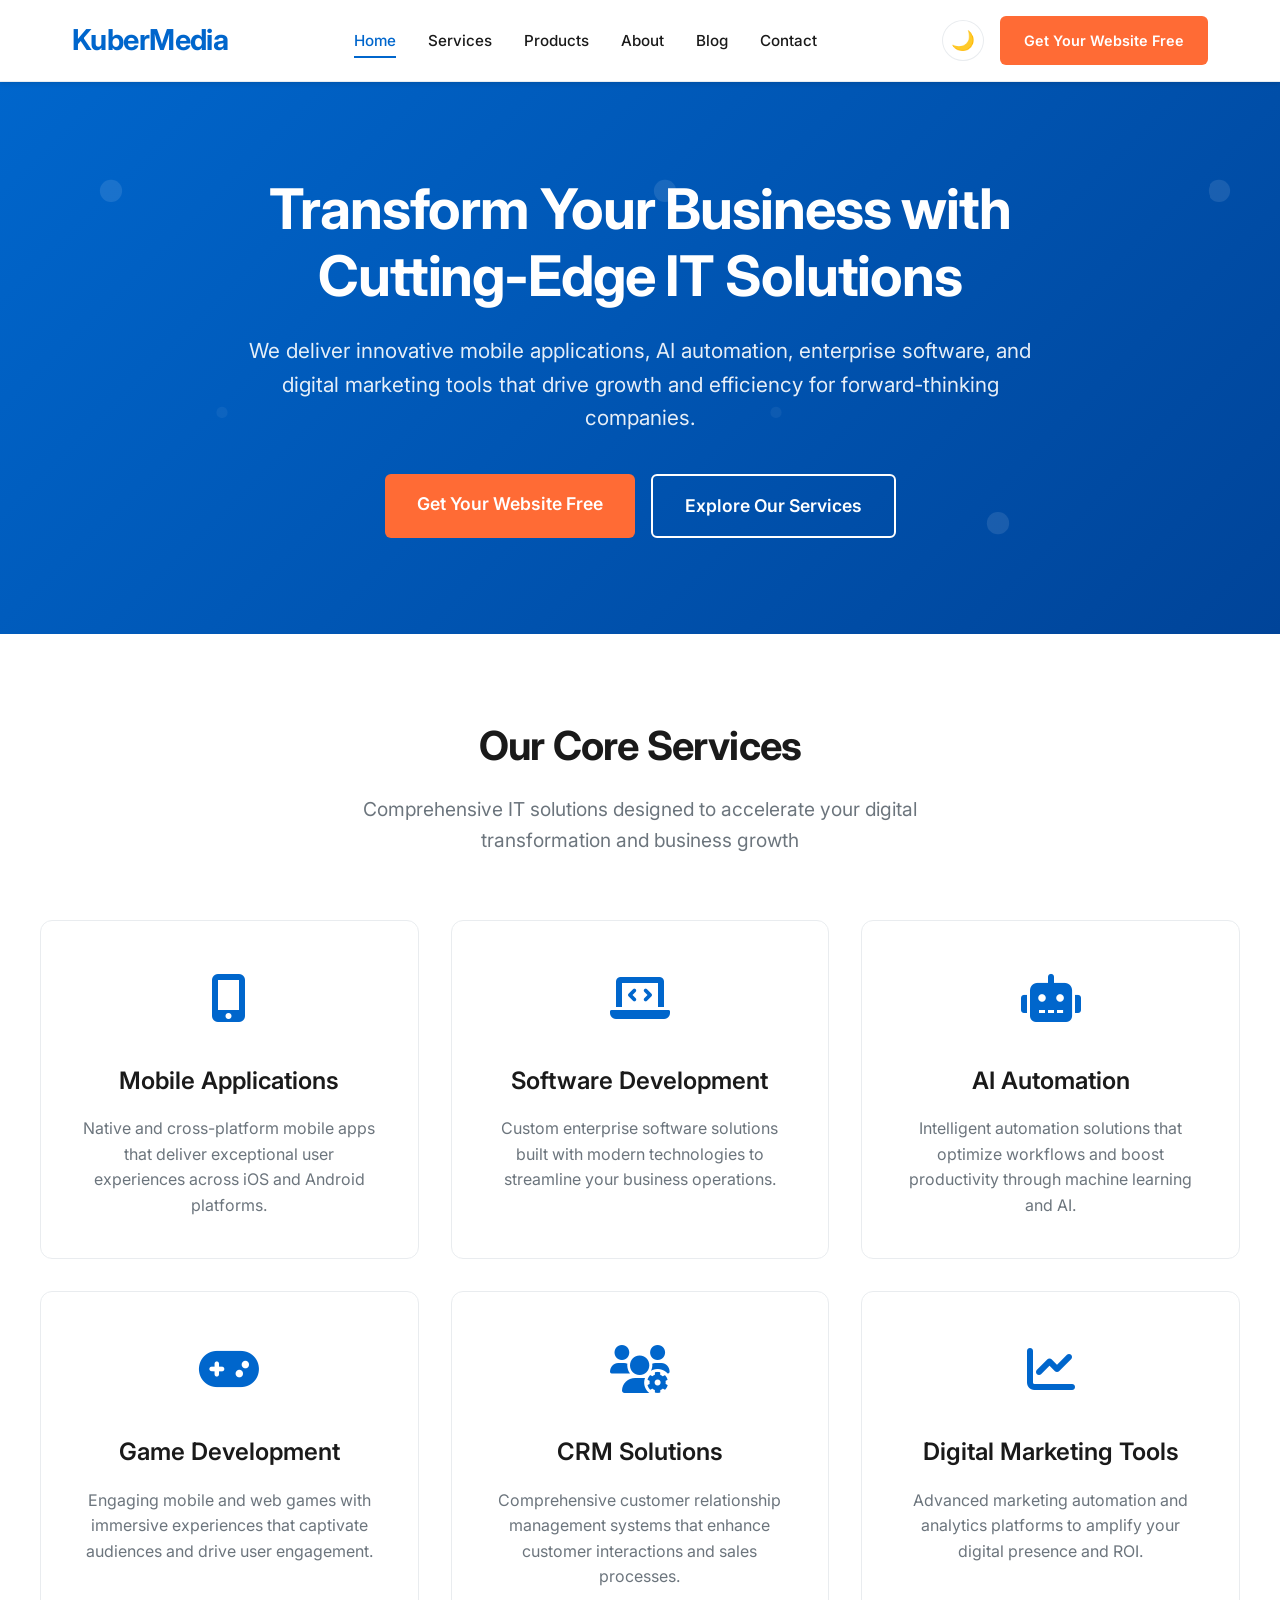
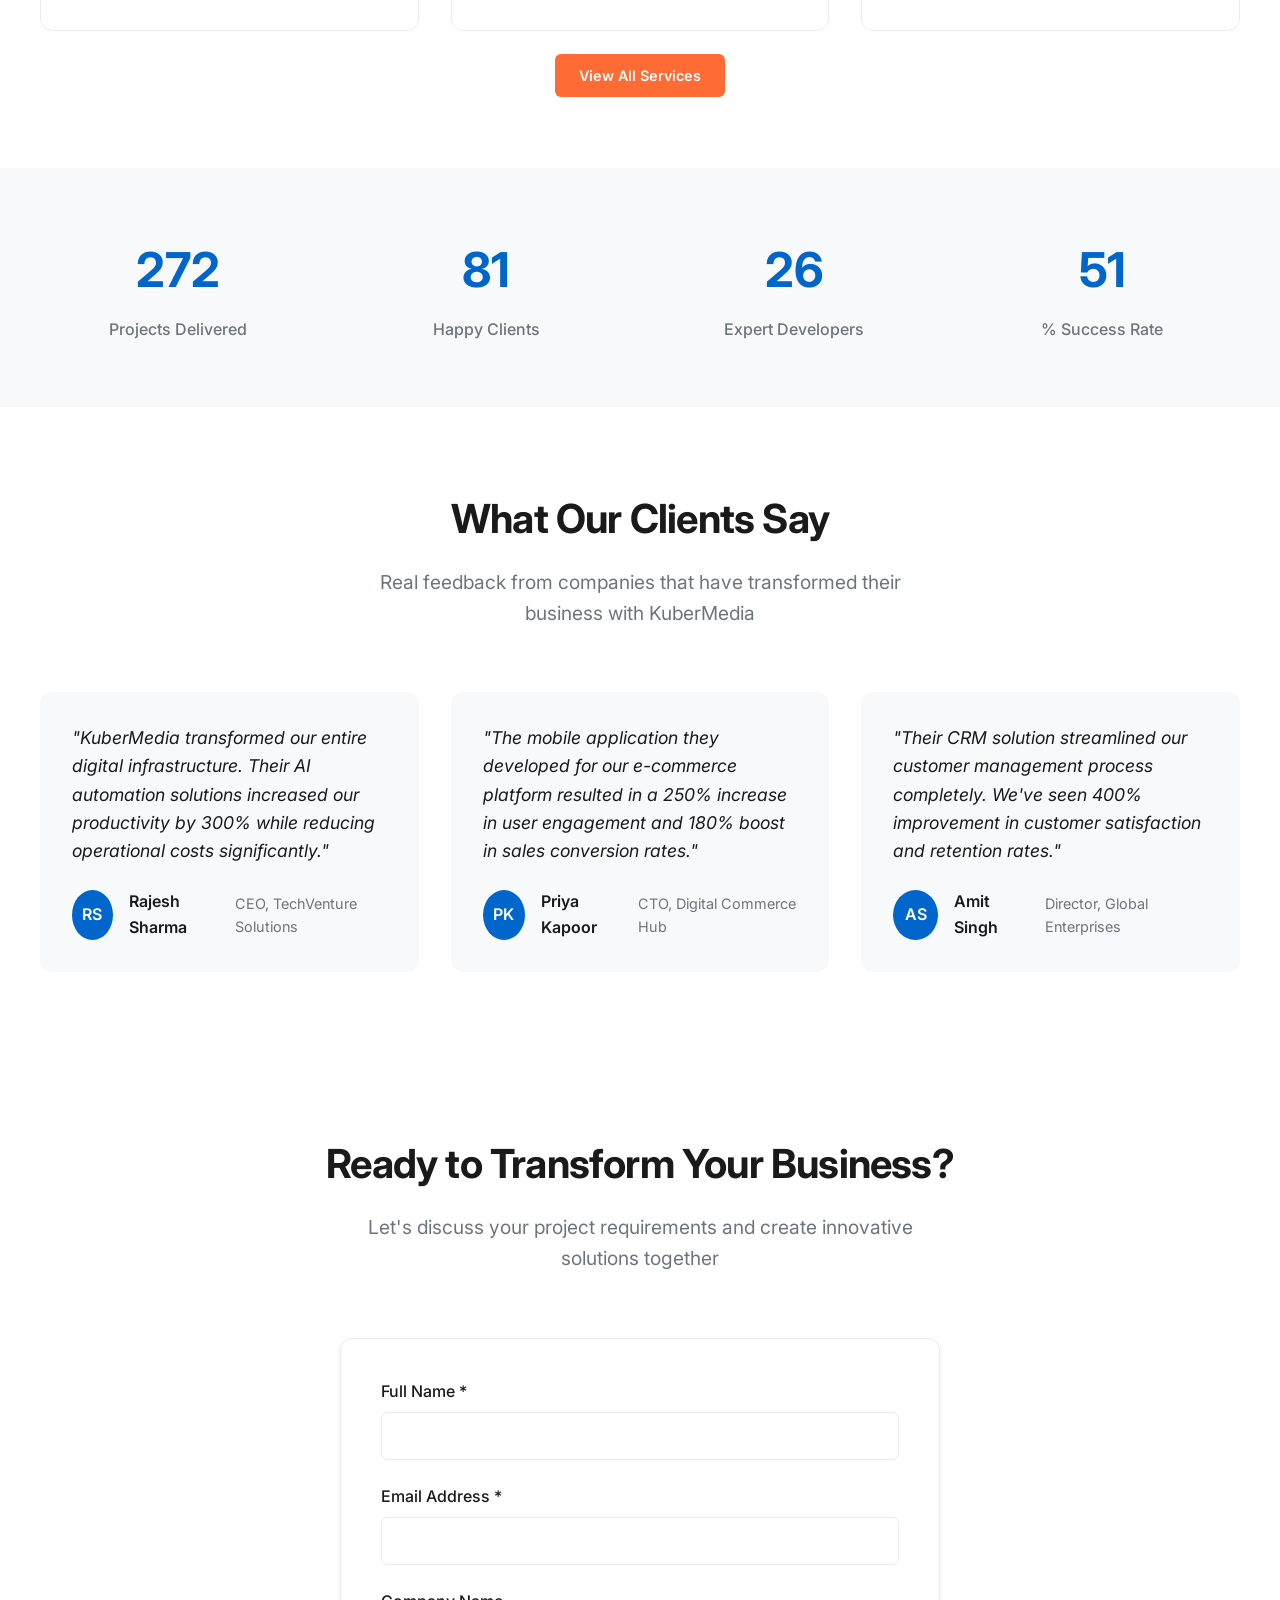
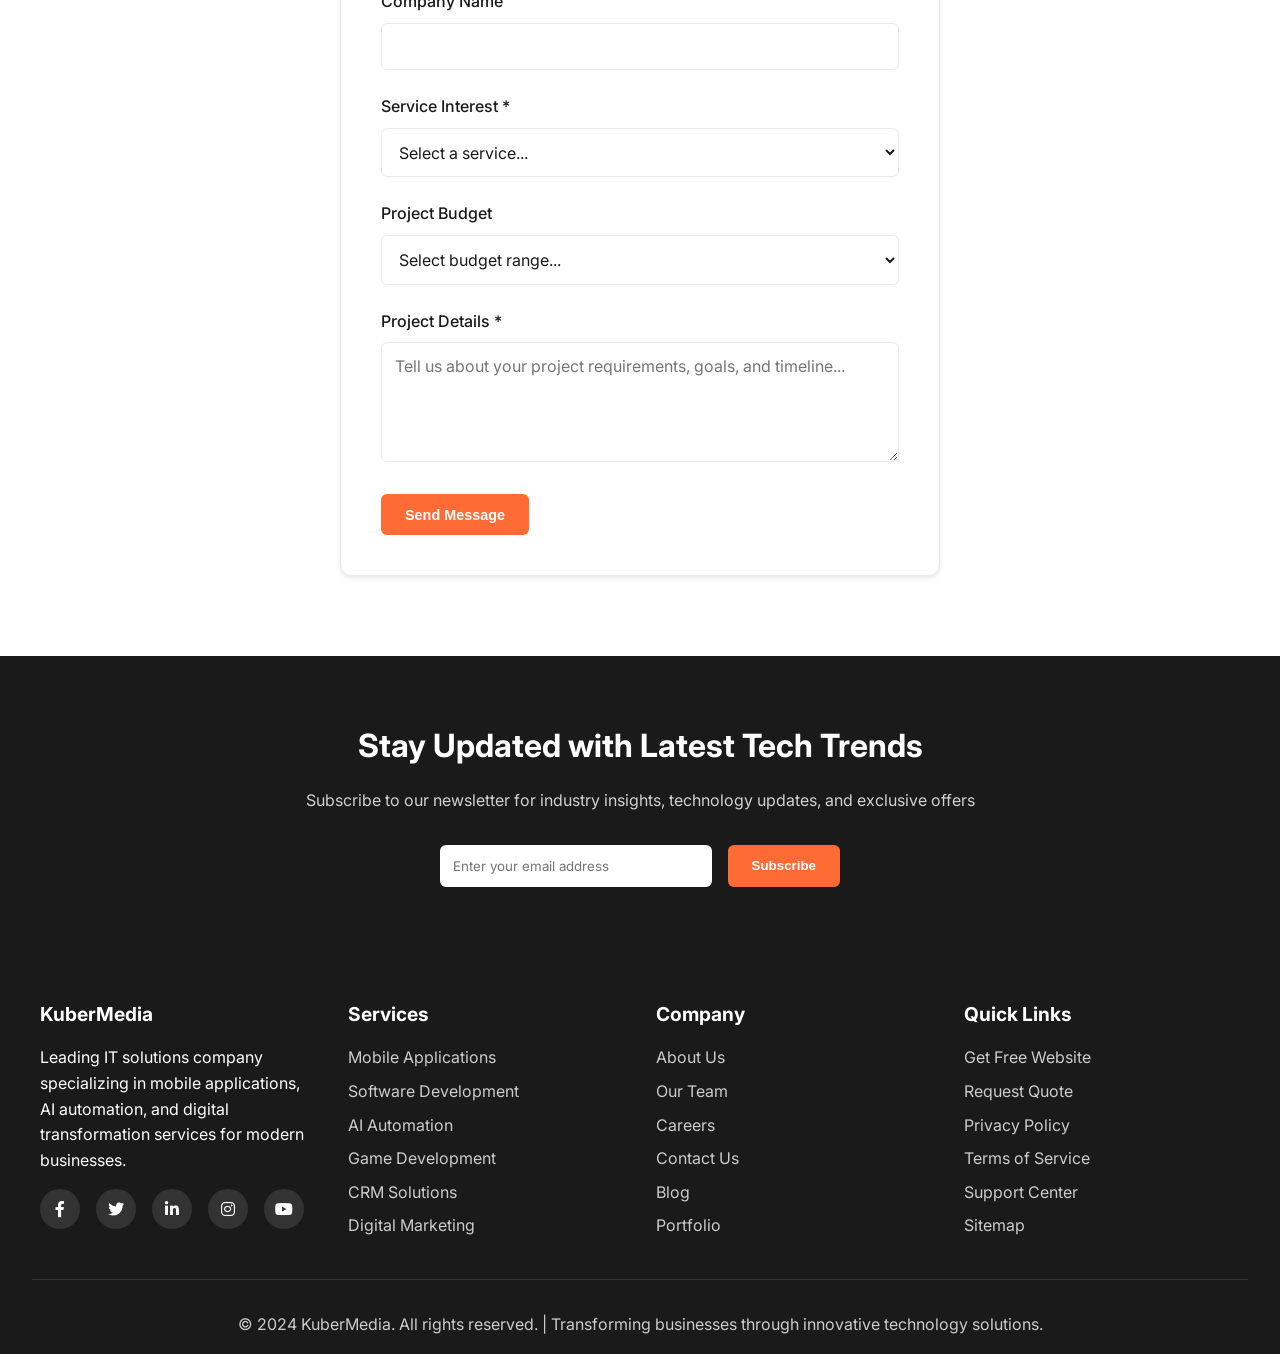
<file: index.html>
<!DOCTYPE html>
<html lang="en">
<head>
  <meta charset="UTF-8">
  <meta name="viewport" content="width=device-width, initial-scale=1.0">
  <title>KuberMedia - Leading IT Solutions & Digital Innovation Company</title>
  <meta name="description" content="KuberMedia provides cutting-edge mobile applications, software development, AI automation, games, CRM solutions, and digital marketing tools. Transform your business with our expert IT services.">
  <meta name="keywords" content="IT company, mobile apps, software development, AI automation, games, CRM, digital marketing">
  
  <!-- Open Graph Meta Tags -->
  <meta property="og:title" content="KuberMedia - Leading IT Solutions & Digital Innovation">
  <meta property="og:description" content="Transform your business with our expert IT services including mobile apps, AI automation, and digital marketing tools.">
  <meta property="og:type" content="website">
  <meta property="og:url" content="https://kubermedia.com">
  
  <!-- Favicon -->
  <link rel="icon" type="image/x-icon" href="/favicon.ico">
  
  <!-- Stylesheets -->
  <link rel="stylesheet" href="css/style.css">
  
  <!-- Font Awesome for Icons -->
  <link rel="stylesheet" href="https://cdnjs.cloudflare.com/ajax/libs/font-awesome/6.0.0/css/all.min.css">
</head>
<body>
  <!-- Header with Sticky Navigation -->
  <header class="header">
    <div class="nav-container">
      <a href="index.html" class="logo">KuberMedia</a>
      
      <nav>
        <ul class="nav-menu">
          <li><a href="index.html" class="nav-link">Home</a></li>
          <li><a href="services.html" class="nav-link">Services</a></li>
          <li><a href="products.html" class="nav-link">Products</a></li>
          <li><a href="about.html" class="nav-link">About</a></li>
          <li><a href="blog.html" class="nav-link">Blog</a></li>
          <li><a href="contact.html" class="nav-link">Contact</a></li>
        </ul>
      </nav>
      
      <div class="nav-actions">
        <button class="theme-toggle" aria-label="Toggle dark mode">🌙</button>
        <a href="#contact" class="cta-button">Get Your Website Free</a>
        <button class="mobile-menu-toggle" aria-label="Toggle mobile menu">☰</button>
      </div>
    </div>
  </header>

  <main>
    <!-- Hero Section -->
    <section class="hero">
      <div class="hero-content">
        <h1>Transform Your Business with Cutting-Edge IT Solutions</h1>
        <p>We deliver innovative mobile applications, AI automation, enterprise software, and digital marketing tools that drive growth and efficiency for forward-thinking companies.</p>
        <div class="hero-cta">
          <a href="#contact" class="cta-button">Get Your Website Free</a>
          <a href="#services" class="cta-button cta-secondary">Explore Our Services</a>
        </div>
      </div>
    </section>

    <!-- Services Preview Section -->
    <section class="section">
      <div class="section-container">
        <div class="section-header">
          <h2 class="section-title">Our Core Services</h2>
          <p class="section-subtitle">Comprehensive IT solutions designed to accelerate your digital transformation and business growth</p>
        </div>
        
        <div class="services-grid">
          <div class="service-card">
            <div class="service-icon">
              <i class="fas fa-mobile-alt"></i>
            </div>
            <h3>Mobile Applications</h3>
            <p>Native and cross-platform mobile apps that deliver exceptional user experiences across iOS and Android platforms.</p>
          </div>
          
          <div class="service-card">
            <div class="service-icon">
              <i class="fas fa-laptop-code"></i>
            </div>
            <h3>Software Development</h3>
            <p>Custom enterprise software solutions built with modern technologies to streamline your business operations.</p>
          </div>
          
          <div class="service-card">
            <div class="service-icon">
              <i class="fas fa-robot"></i>
            </div>
            <h3>AI Automation</h3>
            <p>Intelligent automation solutions that optimize workflows and boost productivity through machine learning and AI.</p>
          </div>
          
          <div class="service-card">
            <div class="service-icon">
              <i class="fas fa-gamepad"></i>
            </div>
            <h3>Game Development</h3>
            <p>Engaging mobile and web games with immersive experiences that captivate audiences and drive user engagement.</p>
          </div>
          
          <div class="service-card">
            <div class="service-icon">
              <i class="fas fa-users-cog"></i>
            </div>
            <h3>CRM Solutions</h3>
            <p>Comprehensive customer relationship management systems that enhance customer interactions and sales processes.</p>
          </div>
          
          <div class="service-card">
            <div class="service-icon">
              <i class="fas fa-chart-line"></i>
            </div>
            <h3>Digital Marketing Tools</h3>
            <p>Advanced marketing automation and analytics platforms to amplify your digital presence and ROI.</p>
          </div>
        </div>
        
        <div class="text-center mt-2">
          <a href="services.html" class="cta-button">View All Services</a>
        </div>
      </div>
    </section>

    <!-- Stats Section -->
    <section class="stats">
      <div class="section-container">
        <div class="stats-grid">
          <div class="stat-item">
            <h3 class="counter" data-target="500">0</h3>
            <p>Projects Delivered</p>
          </div>
          <div class="stat-item">
            <h3 class="counter" data-target="150">0</h3>
            <p>Happy Clients</p>
          </div>
          <div class="stat-item">
            <h3 class="counter" data-target="50">0</h3>
            <p>Expert Developers</p>
          </div>
          <div class="stat-item">
            <h3 class="counter" data-target="99">0</h3>
            <p>% Success Rate</p>
          </div>
        </div>
      </div>
    </section>

    <!-- Client Testimonials -->
    <section class="section testimonials">
      <div class="section-container">
        <div class="section-header">
          <h2 class="section-title">What Our Clients Say</h2>
          <p class="section-subtitle">Real feedback from companies that have transformed their business with KuberMedia</p>
        </div>
        
        <div class="testimonial-grid">
          <div class="testimonial-card">
            <div class="testimonial-content">
              "KuberMedia transformed our entire digital infrastructure. Their AI automation solutions increased our productivity by 300% while reducing operational costs significantly."
            </div>
            <div class="testimonial-author">
              <div class="author-avatar">RS</div>
              <div class="author-info">
                <h4>Rajesh Sharma</h4>
                <p>CEO, TechVenture Solutions</p>
              </div>
            </div>
          </div>
          
          <div class="testimonial-card">
            <div class="testimonial-content">
              "The mobile application they developed for our e-commerce platform resulted in a 250% increase in user engagement and 180% boost in sales conversion rates."
            </div>
            <div class="testimonial-author">
              <div class="author-avatar">PK</div>
              <div class="author-info">
                <h4>Priya Kapoor</h4>
                <p>CTO, Digital Commerce Hub</p>
              </div>
            </div>
          </div>
          
          <div class="testimonial-card">
            <div class="testimonial-content">
              "Their CRM solution streamlined our customer management process completely. We've seen 400% improvement in customer satisfaction and retention rates."
            </div>
            <div class="testimonial-author">
              <div class="author-avatar">AS</div>
              <div class="author-info">
                <h4>Amit Singh</h4>
                <p>Director, Global Enterprises</p>
              </div>
            </div>
          </div>
        </div>
      </div>
    </section>

    <!-- Contact Form Section -->
    <section class="section" id="contact">
      <div class="section-container">
        <div class="section-header">
          <h2 class="section-title">Ready to Transform Your Business?</h2>
          <p class="section-subtitle">Let's discuss your project requirements and create innovative solutions together</p>
        </div>
        
        <form class="contact-form" id="contact-form">
          <div class="form-group">
            <label for="name">Full Name *</label>
            <input type="text" id="name" name="name" required>
          </div>
          
          <div class="form-group">
            <label for="email">Email Address *</label>
            <input type="email" id="email" name="email" required>
          </div>
          
          <div class="form-group">
            <label for="company">Company Name</label>
            <input type="text" id="company" name="company">
          </div>
          
          <div class="form-group">
            <label for="service">Service Interest *</label>
            <select id="service" name="service" required>
              <option value="">Select a service...</option>
              <option value="mobile-apps">Mobile Applications</option>
              <option value="software-dev">Software Development</option>
              <option value="ai-automation">AI Automation</option>
              <option value="game-dev">Game Development</option>
              <option value="crm">CRM Solutions</option>
              <option value="digital-marketing">Digital Marketing Tools</option>
              <option value="consultation">General Consultation</option>
            </select>
          </div>
          
          <div class="form-group">
            <label for="budget">Project Budget</label>
            <select id="budget" name="budget">
              <option value="">Select budget range...</option>
              <option value="under-10k">Under $10,000</option>
              <option value="10k-25k">$10,000 - $25,000</option>
              <option value="25k-50k">$25,000 - $50,000</option>
              <option value="50k-100k">$50,000 - $100,000</option>
              <option value="over-100k">Over $100,000</option>
            </select>
          </div>
          
          <div class="form-group">
            <label for="message">Project Details *</label>
            <textarea id="message" name="message" placeholder="Tell us about your project requirements, goals, and timeline..." required></textarea>
          </div>
          
          <button type="submit" class="cta-button">Send Message</button>
        </form>
      </div>
    </section>

    <!-- Newsletter Section -->
    <section class="newsletter">
      <div class="section-container">
        <h2>Stay Updated with Latest Tech Trends</h2>
        <p>Subscribe to our newsletter for industry insights, technology updates, and exclusive offers</p>
        <form class="newsletter-form" id="newsletter-form">
          <input type="email" name="email" placeholder="Enter your email address" required>
          <button type="submit">Subscribe</button>
        </form>
      </div>
    </section>
  </main>

  <!-- Footer -->
  <footer class="footer">
    <div class="footer-content">
      <div class="footer-section">
        <h3>KuberMedia</h3>
        <p>Leading IT solutions company specializing in mobile applications, AI automation, and digital transformation services for modern businesses.</p>
        <div class="social-links">
          <a href="#" aria-label="Facebook"><i class="fab fa-facebook-f"></i></a>
          <a href="#" aria-label="Twitter"><i class="fab fa-twitter"></i></a>
          <a href="#" aria-label="LinkedIn"><i class="fab fa-linkedin-in"></i></a>
          <a href="#" aria-label="Instagram"><i class="fab fa-instagram"></i></a>
          <a href="#" aria-label="YouTube"><i class="fab fa-youtube"></i></a>
        </div>
      </div>
      
      <div class="footer-section">
        <h3>Services</h3>
        <ul>
          <li><a href="services.html#mobile-apps">Mobile Applications</a></li>
          <li><a href="services.html#software-dev">Software Development</a></li>
          <li><a href="services.html#ai-automation">AI Automation</a></li>
          <li><a href="services.html#games">Game Development</a></li>
          <li><a href="services.html#crm">CRM Solutions</a></li>
          <li><a href="services.html#marketing">Digital Marketing</a></li>
        </ul>
      </div>
      
      <div class="footer-section">
        <h3>Company</h3>
        <ul>
          <li><a href="about.html">About Us</a></li>
          <li><a href="about.html#team">Our Team</a></li>
          <li><a href="about.html#careers">Careers</a></li>
          <li><a href="contact.html">Contact Us</a></li>
          <li><a href="blog.html">Blog</a></li>
          <li><a href="products.html">Portfolio</a></li>
        </ul>
      </div>
      
      <div class="footer-section">
        <h3>Quick Links</h3>
        <ul>
          <li><a href="#contact">Get Free Website</a></li>
          <li><a href="contact.html">Request Quote</a></li>
          <li><a href="/privacy-policy">Privacy Policy</a></li>
          <li><a href="/terms-of-service">Terms of Service</a></li>
          <li><a href="/support">Support Center</a></li>
          <li><a href="/sitemap">Sitemap</a></li>
        </ul>
      </div>
    </div>
    
    <div class="footer-bottom">
      <p>&copy; 2024 KuberMedia. All rights reserved. | Transforming businesses through innovative technology solutions.</p>
    </div>
  </footer>

  <!-- JavaScript -->
  <script src="js/script.js"></script>
</body>
</html>
</file>
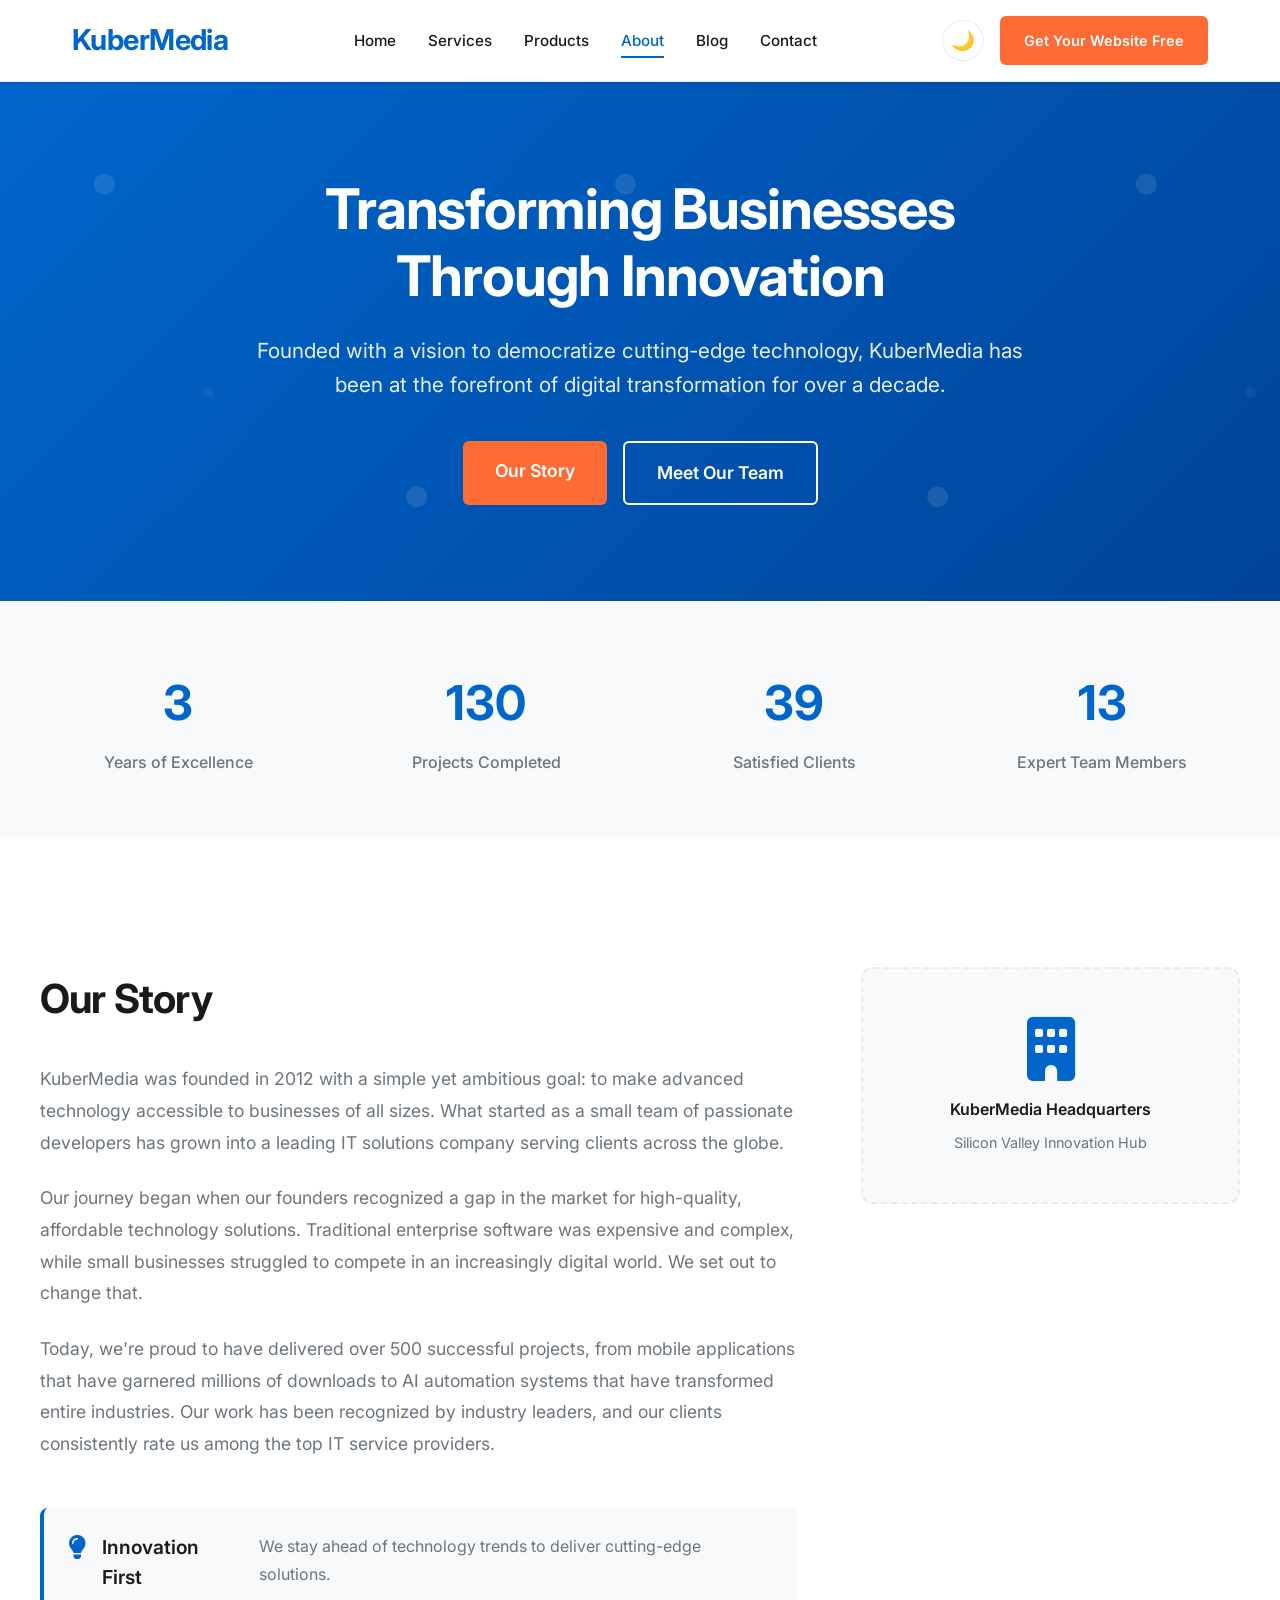
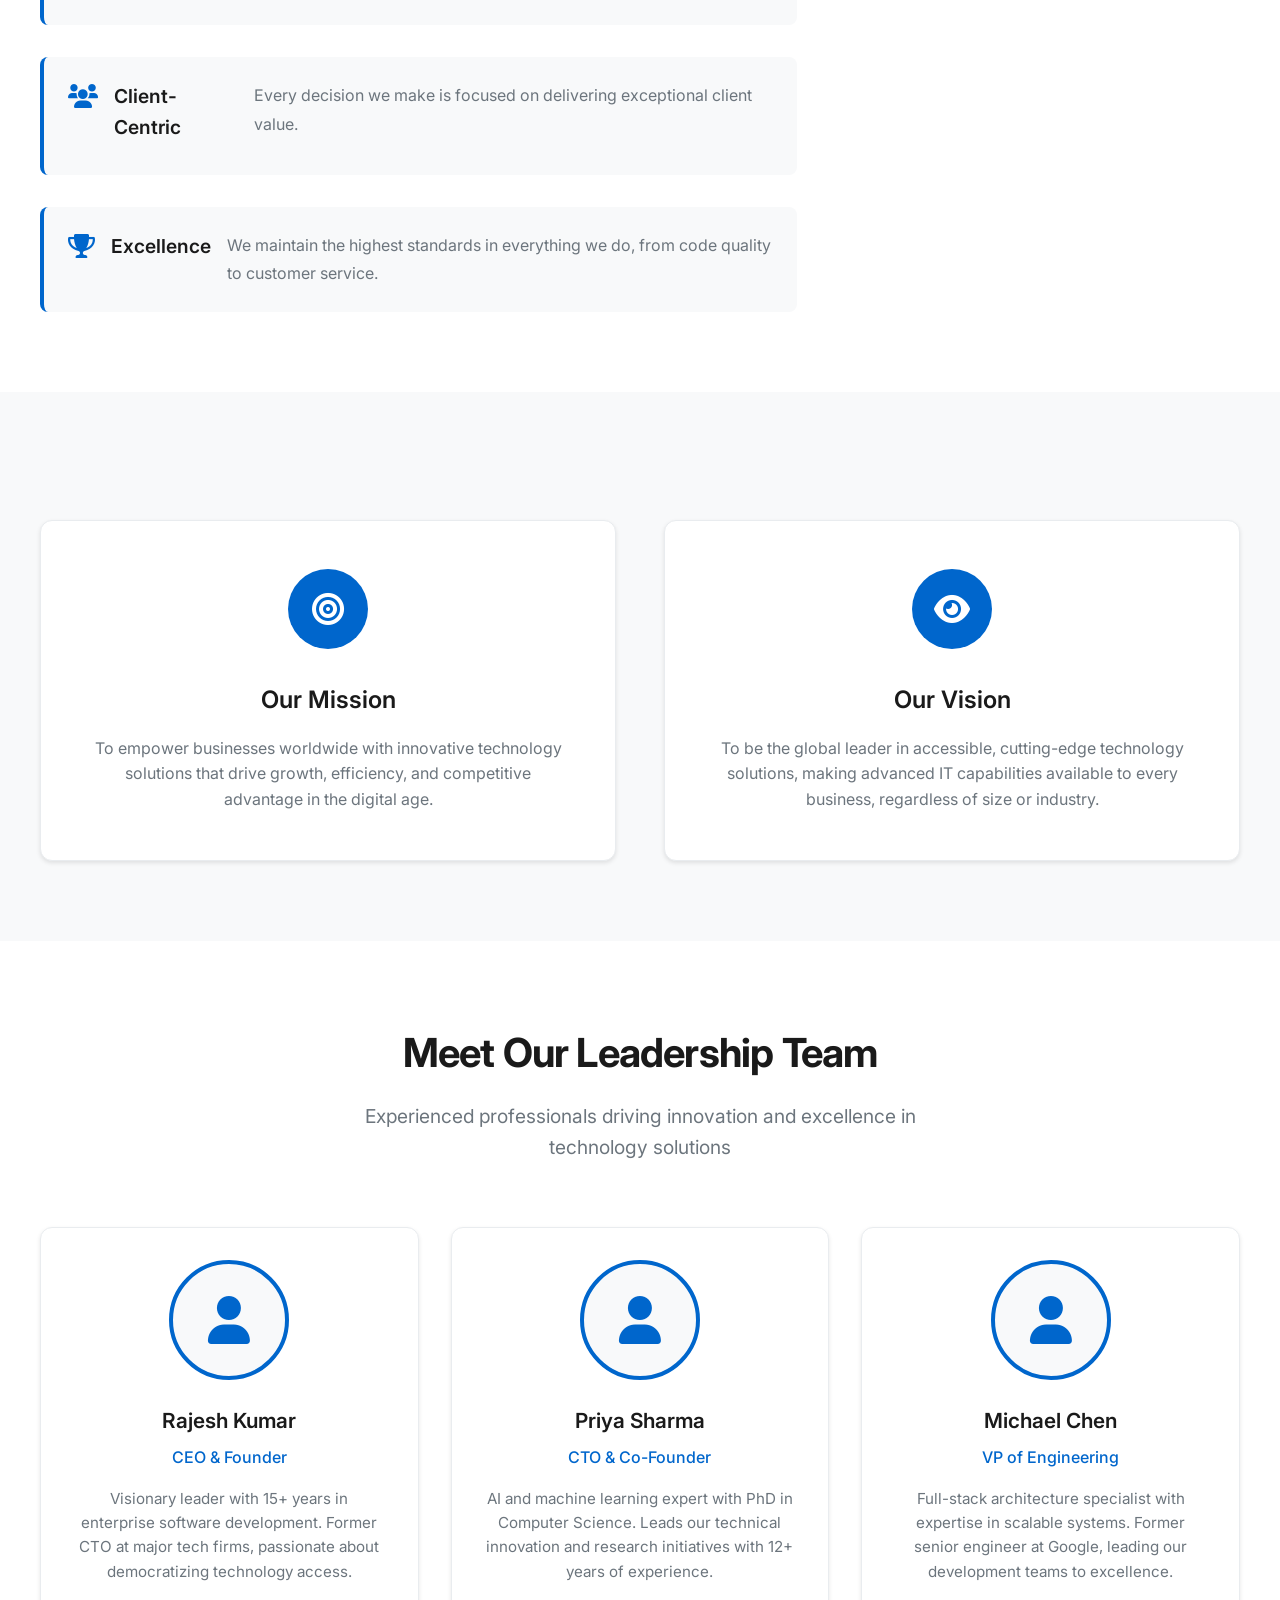
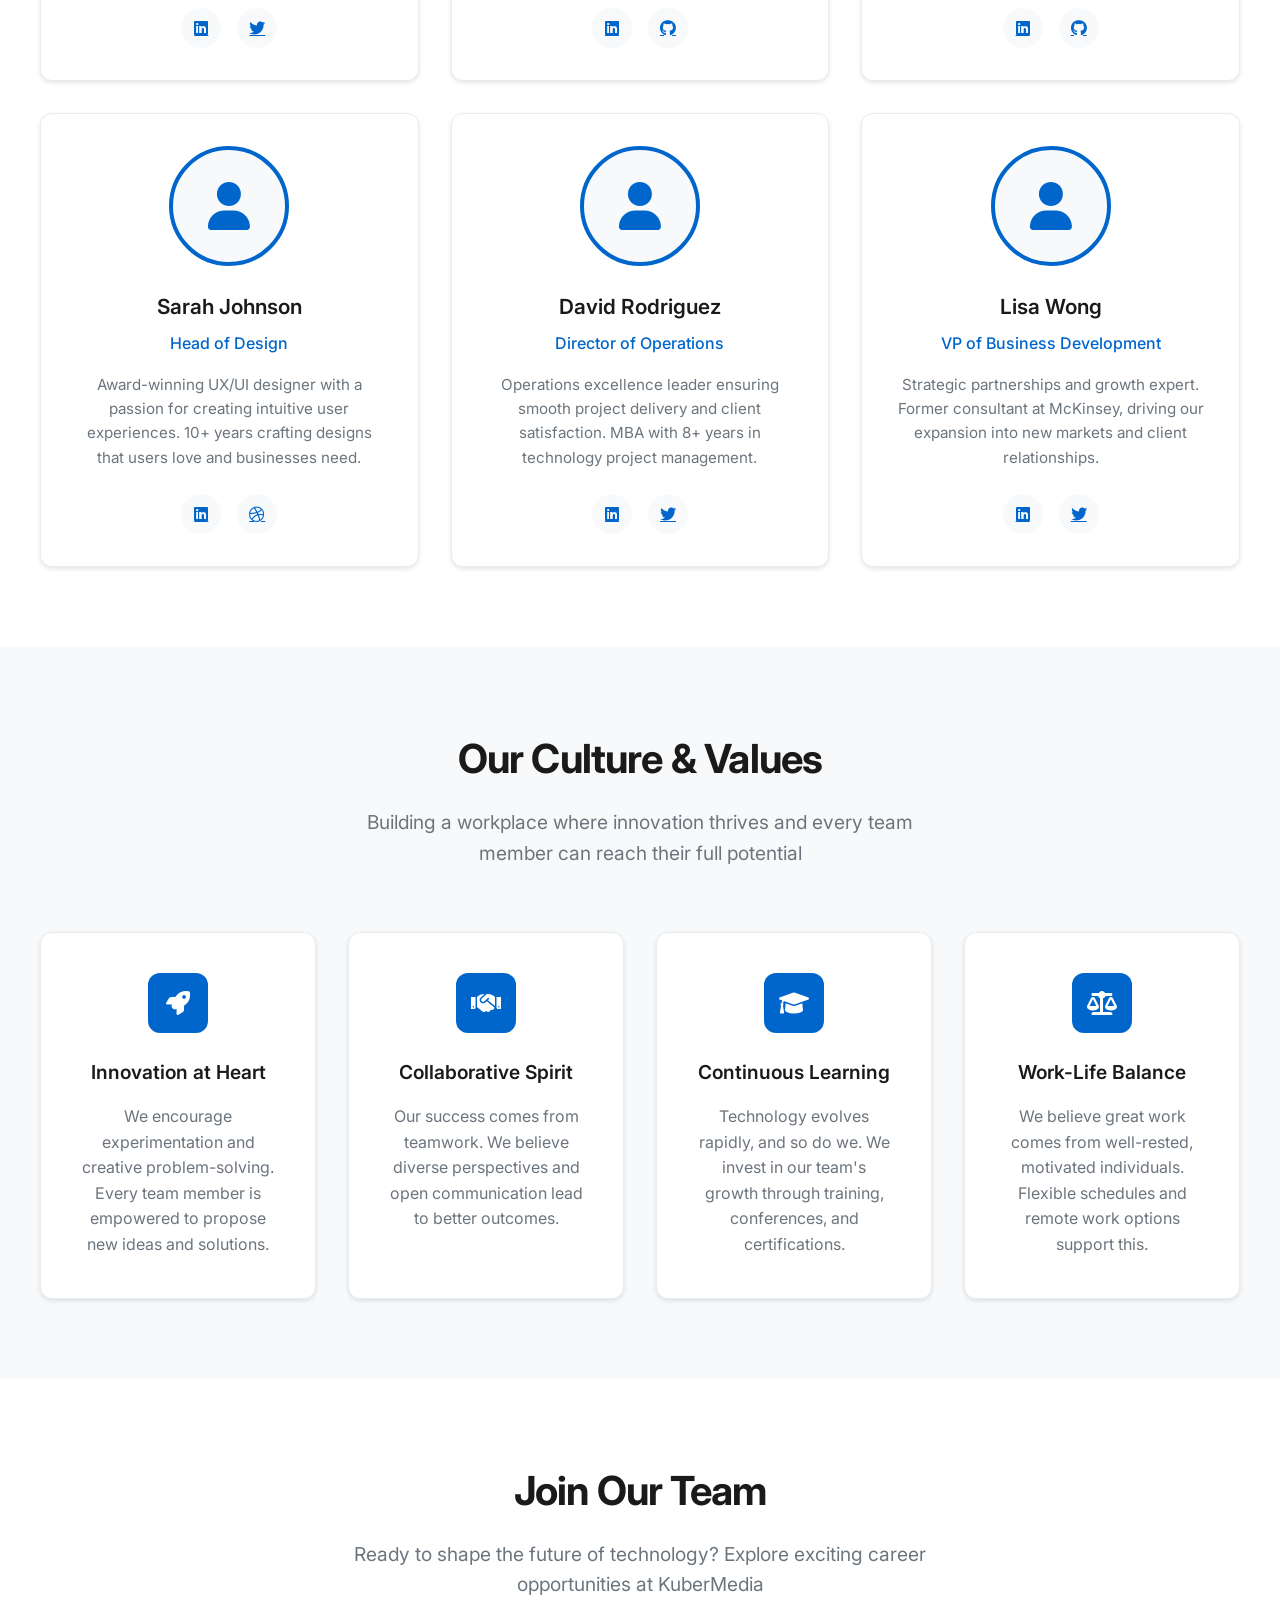
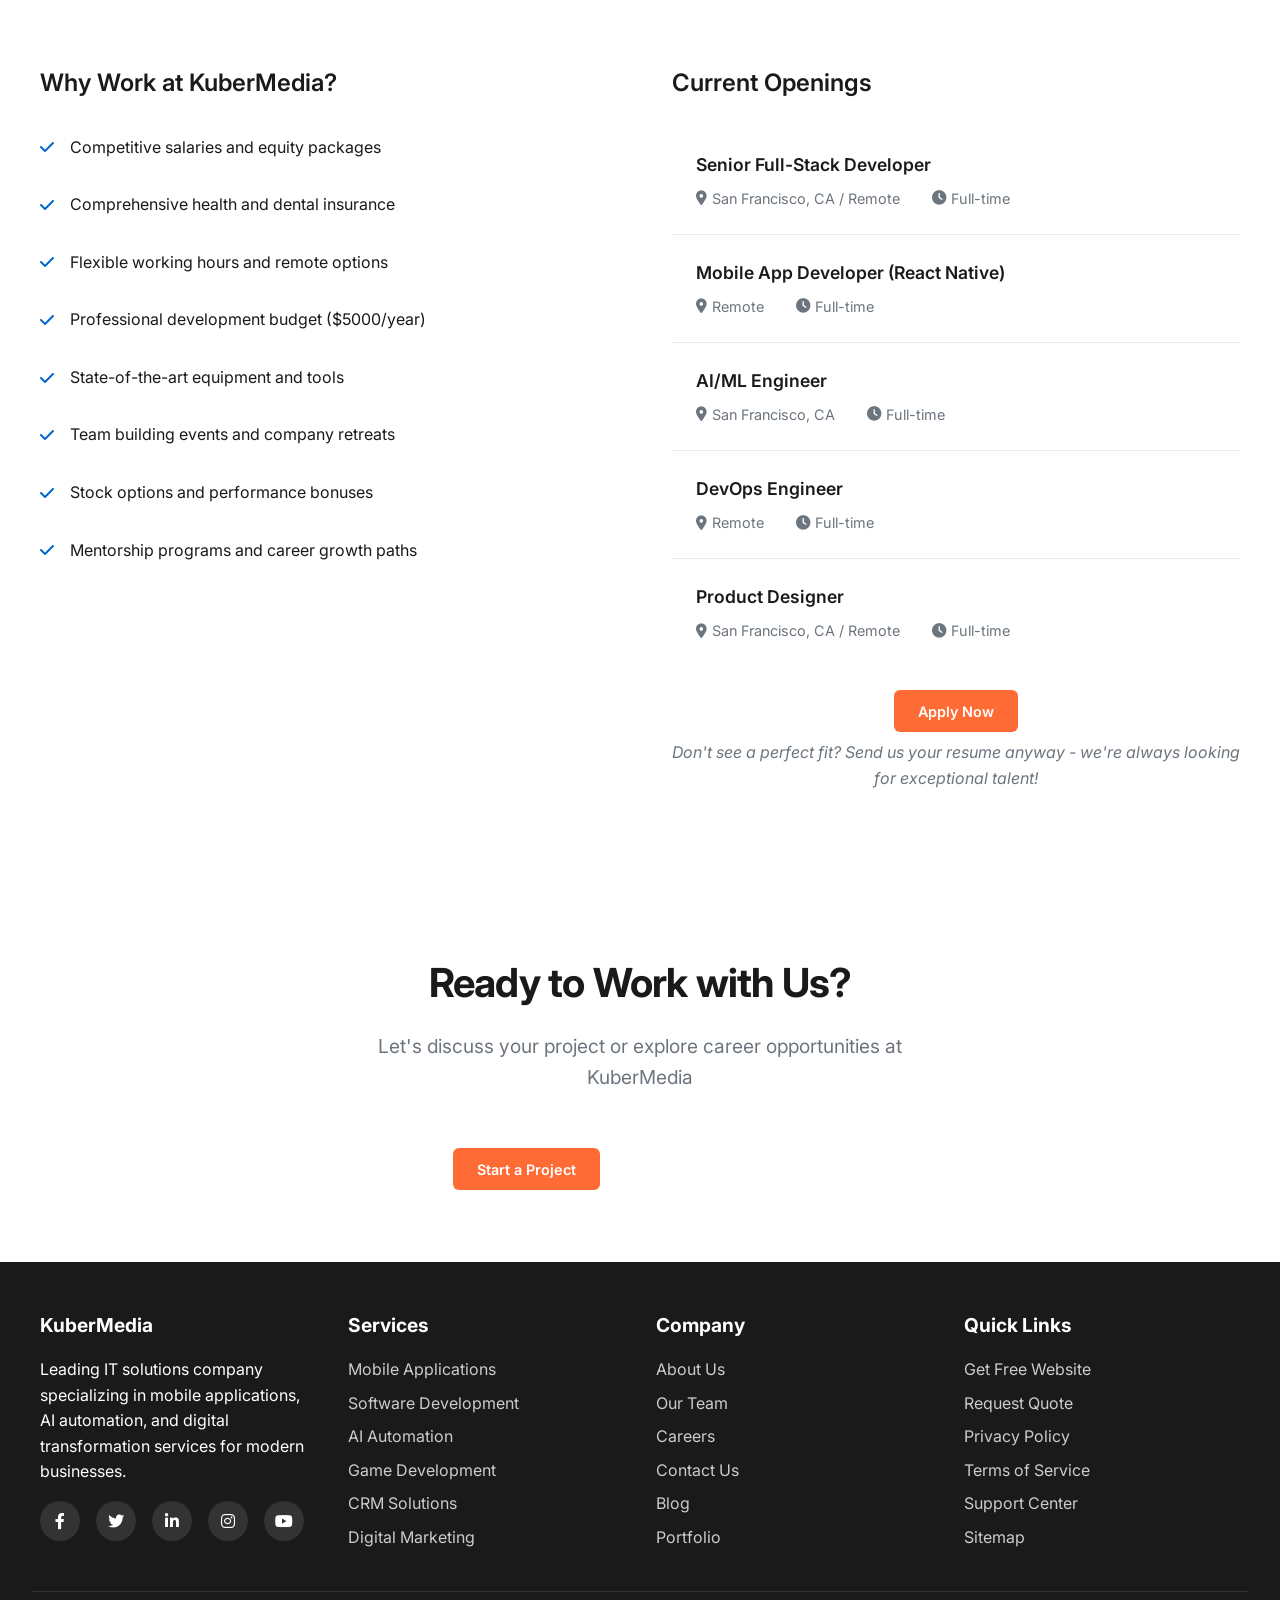
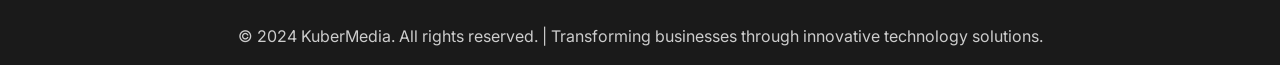
<file: about.html>
<!DOCTYPE html>
<html lang="en">
<head>
  <meta charset="UTF-8">
  <meta name="viewport" content="width=device-width, initial-scale=1.0">
  <title>About KuberMedia - Our Story & Team | IT Solutions Company</title>
  <meta name="description" content="Learn about KuberMedia's journey, mission, and the expert team behind our innovative IT solutions. Discover our company culture and career opportunities.">
  <meta name="keywords" content="about KuberMedia, company story, team, careers, IT company culture, mission, vision">
  
  <!-- Stylesheets -->
  <link rel="stylesheet" href="css/style.css">
  <link rel="stylesheet" href="https://cdnjs.cloudflare.com/ajax/libs/font-awesome/6.0.0/css/all.min.css">
</head>
<body>
  <!-- Header -->
  <header class="header">
    <div class="nav-container">
      <a href="index.html" class="logo">KuberMedia</a>
      
      <nav>
        <ul class="nav-menu">
          <li><a href="index.html" class="nav-link">Home</a></li>
          <li><a href="services.html" class="nav-link">Services</a></li>
          <li><a href="products.html" class="nav-link">Products</a></li>
          <li><a href="about.html" class="nav-link active">About</a></li>
          <li><a href="blog.html" class="nav-link">Blog</a></li>
          <li><a href="contact.html" class="nav-link">Contact</a></li>
        </ul>
      </nav>
      
      <div class="nav-actions">
        <button class="theme-toggle" aria-label="Toggle dark mode">🌙</button>
        <a href="index.html#contact" class="cta-button">Get Your Website Free</a>
        <button class="mobile-menu-toggle" aria-label="Toggle mobile menu">☰</button>
      </div>
    </div>
  </header>

  <main>
    <!-- Hero Section -->
    <section class="hero">
      <div class="hero-content">
        <h1>Transforming Businesses Through Innovation</h1>
        <p>Founded with a vision to democratize cutting-edge technology, KuberMedia has been at the forefront of digital transformation for over a decade.</p>
        <div class="hero-cta">
          <a href="#our-story" class="cta-button">Our Story</a>
          <a href="#team" class="cta-button cta-secondary">Meet Our Team</a>
        </div>
      </div>
    </section>

    <!-- Company Stats -->
    <section class="stats">
      <div class="section-container">
        <div class="stats-grid">
          <div class="stat-item">
            <h3 class="counter" data-target="12">0</h3>
            <p>Years of Excellence</p>
          </div>
          <div class="stat-item">
            <h3 class="counter" data-target="500">0</h3>
            <p>Projects Completed</p>
          </div>
          <div class="stat-item">
            <h3 class="counter" data-target="150">0</h3>
            <p>Satisfied Clients</p>
          </div>
          <div class="stat-item">
            <h3 class="counter" data-target="50">0</h3>
            <p>Expert Team Members</p>
          </div>
        </div>
      </div>
    </section>

    <!-- Our Story Section -->
    <section class="section" id="our-story">
      <div class="section-container">
        <div class="about-content">
          <div class="about-text">
            <h2 class="section-title">Our Story</h2>
            <p>KuberMedia was founded in 2012 with a simple yet ambitious goal: to make advanced technology accessible to businesses of all sizes. What started as a small team of passionate developers has grown into a leading IT solutions company serving clients across the globe.</p>
            
            <p>Our journey began when our founders recognized a gap in the market for high-quality, affordable technology solutions. Traditional enterprise software was expensive and complex, while small businesses struggled to compete in an increasingly digital world. We set out to change that.</p>
            
            <p>Today, we're proud to have delivered over 500 successful projects, from mobile applications that have garnered millions of downloads to AI automation systems that have transformed entire industries. Our work has been recognized by industry leaders, and our clients consistently rate us among the top IT service providers.</p>
            
            <div class="company-values">
              <div class="value-item">
                <i class="fas fa-lightbulb"></i>
                <h4>Innovation First</h4>
                <p>We stay ahead of technology trends to deliver cutting-edge solutions.</p>
              </div>
              
              <div class="value-item">
                <i class="fas fa-users"></i>
                <h4>Client-Centric</h4>
                <p>Every decision we make is focused on delivering exceptional client value.</p>
              </div>
              
              <div class="value-item">
                <i class="fas fa-trophy"></i>
                <h4>Excellence</h4>
                <p>We maintain the highest standards in everything we do, from code quality to customer service.</p>
              </div>
            </div>
          </div>
          
          <div class="about-image">
            <div class="about-placeholder">
              <i class="fas fa-building"></i>
              <h4>KuberMedia Headquarters</h4>
              <p>Silicon Valley Innovation Hub</p>
            </div>
          </div>
        </div>
      </div>
    </section>

    <!-- Mission & Vision -->
    <section class="section" style="background: var(--light-gray);">
      <div class="section-container">
        <div class="mission-vision">
          <div class="mission-card">
            <div class="card-icon">
              <i class="fas fa-bullseye"></i>
            </div>
            <h3>Our Mission</h3>
            <p>To empower businesses worldwide with innovative technology solutions that drive growth, efficiency, and competitive advantage in the digital age.</p>
          </div>
          
          <div class="vision-card">
            <div class="card-icon">
              <i class="fas fa-eye"></i>
            </div>
            <h3>Our Vision</h3>
            <p>To be the global leader in accessible, cutting-edge technology solutions, making advanced IT capabilities available to every business, regardless of size or industry.</p>
          </div>
        </div>
      </div>
    </section>

    <!-- Team Section -->
    <section class="section" id="team">
      <div class="section-container">
        <div class="section-header">
          <h2 class="section-title">Meet Our Leadership Team</h2>
          <p class="section-subtitle">Experienced professionals driving innovation and excellence in technology solutions</p>
        </div>
        
        <div class="team-grid">
          <div class="team-member">
            <div class="member-photo">
              <div class="photo-placeholder">
                <i class="fas fa-user"></i>
              </div>
            </div>
            <div class="member-info">
              <h3>Rajesh Kumar</h3>
              <p class="member-role">CEO & Founder</p>
              <p class="member-bio">Visionary leader with 15+ years in enterprise software development. Former CTO at major tech firms, passionate about democratizing technology access.</p>
              <div class="member-social">
                <a href="#" aria-label="LinkedIn"><i class="fab fa-linkedin"></i></a>
                <a href="#" aria-label="Twitter"><i class="fab fa-twitter"></i></a>
              </div>
            </div>
          </div>
          
          <div class="team-member">
            <div class="member-photo">
              <div class="photo-placeholder">
                <i class="fas fa-user"></i>
              </div>
            </div>
            <div class="member-info">
              <h3>Priya Sharma</h3>
              <p class="member-role">CTO & Co-Founder</p>
              <p class="member-bio">AI and machine learning expert with PhD in Computer Science. Leads our technical innovation and research initiatives with 12+ years of experience.</p>
              <div class="member-social">
                <a href="#" aria-label="LinkedIn"><i class="fab fa-linkedin"></i></a>
                <a href="#" aria-label="GitHub"><i class="fab fa-github"></i></a>
              </div>
            </div>
          </div>
          
          <div class="team-member">
            <div class="member-photo">
              <div class="photo-placeholder">
                <i class="fas fa-user"></i>
              </div>
            </div>
            <div class="member-info">
              <h3>Michael Chen</h3>
              <p class="member-role">VP of Engineering</p>
              <p class="member-bio">Full-stack architecture specialist with expertise in scalable systems. Former senior engineer at Google, leading our development teams to excellence.</p>
              <div class="member-social">
                <a href="#" aria-label="LinkedIn"><i class="fab fa-linkedin"></i></a>
                <a href="#" aria-label="GitHub"><i class="fab fa-github"></i></a>
              </div>
            </div>
          </div>
          
          <div class="team-member">
            <div class="member-photo">
              <div class="photo-placeholder">
                <i class="fas fa-user"></i>
              </div>
            </div>
            <div class="member-info">
              <h3>Sarah Johnson</h3>
              <p class="member-role">Head of Design</p>
              <p class="member-bio">Award-winning UX/UI designer with a passion for creating intuitive user experiences. 10+ years crafting designs that users love and businesses need.</p>
              <div class="member-social">
                <a href="#" aria-label="LinkedIn"><i class="fab fa-linkedin"></i></a>
                <a href="#" aria-label="Dribbble"><i class="fab fa-dribbble"></i></a>
              </div>
            </div>
          </div>
          
          <div class="team-member">
            <div class="member-photo">
              <div class="photo-placeholder">
                <i class="fas fa-user"></i>
              </div>
            </div>
            <div class="member-info">
              <h3>David Rodriguez</h3>
              <p class="member-role">Director of Operations</p>
              <p class="member-bio">Operations excellence leader ensuring smooth project delivery and client satisfaction. MBA with 8+ years in technology project management.</p>
              <div class="member-social">
                <a href="#" aria-label="LinkedIn"><i class="fab fa-linkedin"></i></a>
                <a href="#" aria-label="Twitter"><i class="fab fa-twitter"></i></a>
              </div>
            </div>
          </div>
          
          <div class="team-member">
            <div class="member-photo">
              <div class="photo-placeholder">
                <i class="fas fa-user"></i>
              </div>
            </div>
            <div class="member-info">
              <h3>Lisa Wong</h3>
              <p class="member-role">VP of Business Development</p>
              <p class="member-bio">Strategic partnerships and growth expert. Former consultant at McKinsey, driving our expansion into new markets and client relationships.</p>
              <div class="member-social">
                <a href="#" aria-label="LinkedIn"><i class="fab fa-linkedin"></i></a>
                <a href="#" aria-label="Twitter"><i class="fab fa-twitter"></i></a>
              </div>
            </div>
          </div>
        </div>
      </div>
    </section>

    <!-- Company Culture -->
    <section class="section" style="background: var(--light-gray);">
      <div class="section-container">
        <div class="section-header">
          <h2 class="section-title">Our Culture & Values</h2>
          <p class="section-subtitle">Building a workplace where innovation thrives and every team member can reach their full potential</p>
        </div>
        
        <div class="culture-grid">
          <div class="culture-item">
            <div class="culture-icon">
              <i class="fas fa-rocket"></i>
            </div>
            <h3>Innovation at Heart</h3>
            <p>We encourage experimentation and creative problem-solving. Every team member is empowered to propose new ideas and solutions.</p>
          </div>
          
          <div class="culture-item">
            <div class="culture-icon">
              <i class="fas fa-handshake"></i>
            </div>
            <h3>Collaborative Spirit</h3>
            <p>Our success comes from teamwork. We believe diverse perspectives and open communication lead to better outcomes.</p>
          </div>
          
          <div class="culture-item">
            <div class="culture-icon">
              <i class="fas fa-graduation-cap"></i>
            </div>
            <h3>Continuous Learning</h3>
            <p>Technology evolves rapidly, and so do we. We invest in our team's growth through training, conferences, and certifications.</p>
          </div>
          
          <div class="culture-item">
            <div class="culture-icon">
              <i class="fas fa-balance-scale"></i>
            </div>
            <h3>Work-Life Balance</h3>
            <p>We believe great work comes from well-rested, motivated individuals. Flexible schedules and remote work options support this.</p>
          </div>
        </div>
      </div>
    </section>

    <!-- Careers Section -->
    <section class="section" id="careers">
      <div class="section-container">
        <div class="section-header">
          <h2 class="section-title">Join Our Team</h2>
          <p class="section-subtitle">Ready to shape the future of technology? Explore exciting career opportunities at KuberMedia</p>
        </div>
        
        <div class="careers-content">
          <div class="careers-info">
            <h3>Why Work at KuberMedia?</h3>
            <ul class="benefits-list">
              <li><i class="fas fa-check"></i> Competitive salaries and equity packages</li>
              <li><i class="fas fa-check"></i> Comprehensive health and dental insurance</li>
              <li><i class="fas fa-check"></i> Flexible working hours and remote options</li>
              <li><i class="fas fa-check"></i> Professional development budget ($5000/year)</li>
              <li><i class="fas fa-check"></i> State-of-the-art equipment and tools</li>
              <li><i class="fas fa-check"></i> Team building events and company retreats</li>
              <li><i class="fas fa-check"></i> Stock options and performance bonuses</li>
              <li><i class="fas fa-check"></i> Mentorship programs and career growth paths</li>
            </ul>
          </div>
          
          <div class="open-positions">
            <h3>Current Openings</h3>
            <div class="position-list">
              <div class="position-item">
                <h4>Senior Full-Stack Developer</h4>
                <div class="position-details">
                  <span class="location"><i class="fas fa-map-marker-alt"></i> San Francisco, CA / Remote</span>
                  <span class="type"><i class="fas fa-clock"></i> Full-time</span>
                </div>
              </div>
              
              <div class="position-item">
                <h4>Mobile App Developer (React Native)</h4>
                <div class="position-details">
                  <span class="location"><i class="fas fa-map-marker-alt"></i> Remote</span>
                  <span class="type"><i class="fas fa-clock"></i> Full-time</span>
                </div>
              </div>
              
              <div class="position-item">
                <h4>AI/ML Engineer</h4>
                <div class="position-details">
                  <span class="location"><i class="fas fa-map-marker-alt"></i> San Francisco, CA</span>
                  <span class="type"><i class="fas fa-clock"></i> Full-time</span>
                </div>
              </div>
              
              <div class="position-item">
                <h4>DevOps Engineer</h4>
                <div class="position-details">
                  <span class="location"><i class="fas fa-map-marker-alt"></i> Remote</span>
                  <span class="type"><i class="fas fa-clock"></i> Full-time</span>
                </div>
              </div>
              
              <div class="position-item">
                <h4>Product Designer</h4>
                <div class="position-details">
                  <span class="location"><i class="fas fa-map-marker-alt"></i> San Francisco, CA / Remote</span>
                  <span class="type"><i class="fas fa-clock"></i> Full-time</span>
                </div>
              </div>
            </div>
            
            <div class="careers-cta">
              <a href="contact.html" class="cta-button">Apply Now</a>
              <p>Don't see a perfect fit? Send us your resume anyway - we're always looking for exceptional talent!</p>
            </div>
          </div>
        </div>
      </div>
    </section>

    <!-- Contact CTA -->
    <section class="section">
      <div class="section-container">
        <div class="section-header">
          <h2 class="section-title">Ready to Work with Us?</h2>
          <p class="section-subtitle">Let's discuss your project or explore career opportunities at KuberMedia</p>
        </div>
        
        <div class="text-center">
          <a href="contact.html" class="cta-button" style="margin-right: 1rem;">Start a Project</a>
          <a href="index.html#contact" class="cta-button cta-secondary">Get Free Consultation</a>
        </div>
      </div>
    </section>
  </main>

  <!-- Footer -->
  <footer class="footer">
    <div class="footer-content">
      <div class="footer-section">
        <h3>KuberMedia</h3>
        <p>Leading IT solutions company specializing in mobile applications, AI automation, and digital transformation services for modern businesses.</p>
        <div class="social-links">
          <a href="#" aria-label="Facebook"><i class="fab fa-facebook-f"></i></a>
          <a href="#" aria-label="Twitter"><i class="fab fa-twitter"></i></a>
          <a href="#" aria-label="LinkedIn"><i class="fab fa-linkedin-in"></i></a>
          <a href="#" aria-label="Instagram"><i class="fab fa-instagram"></i></a>
          <a href="#" aria-label="YouTube"><i class="fab fa-youtube"></i></a>
        </div>
      </div>
      
      <div class="footer-section">
        <h3>Services</h3>
        <ul>
          <li><a href="services.html#mobile-apps">Mobile Applications</a></li>
          <li><a href="services.html#software-dev">Software Development</a></li>
          <li><a href="services.html#ai-automation">AI Automation</a></li>
          <li><a href="services.html#games">Game Development</a></li>
          <li><a href="services.html#crm">CRM Solutions</a></li>
          <li><a href="services.html#marketing">Digital Marketing</a></li>
        </ul>
      </div>
      
      <div class="footer-section">
        <h3>Company</h3>
        <ul>
          <li><a href="#our-story">About Us</a></li>
          <li><a href="#team">Our Team</a></li>
          <li><a href="#careers">Careers</a></li>
          <li><a href="contact.html">Contact Us</a></li>
          <li><a href="blog.html">Blog</a></li>
          <li><a href="products.html">Portfolio</a></li>
        </ul>
      </div>
      
      <div class="footer-section">
        <h3>Quick Links</h3>
        <ul>
          <li><a href="index.html#contact">Get Free Website</a></li>
          <li><a href="contact.html">Request Quote</a></li>
          <li><a href="/privacy-policy">Privacy Policy</a></li>
          <li><a href="/terms-of-service">Terms of Service</a></li>
          <li><a href="/support">Support Center</a></li>
          <li><a href="/sitemap">Sitemap</a></li>
        </ul>
      </div>
    </div>
    
    <div class="footer-bottom">
      <p>&copy; 2024 KuberMedia. All rights reserved. | Transforming businesses through innovative technology solutions.</p>
    </div>
  </footer>

  <script src="js/script.js"></script>
</body>
</html>
</file>
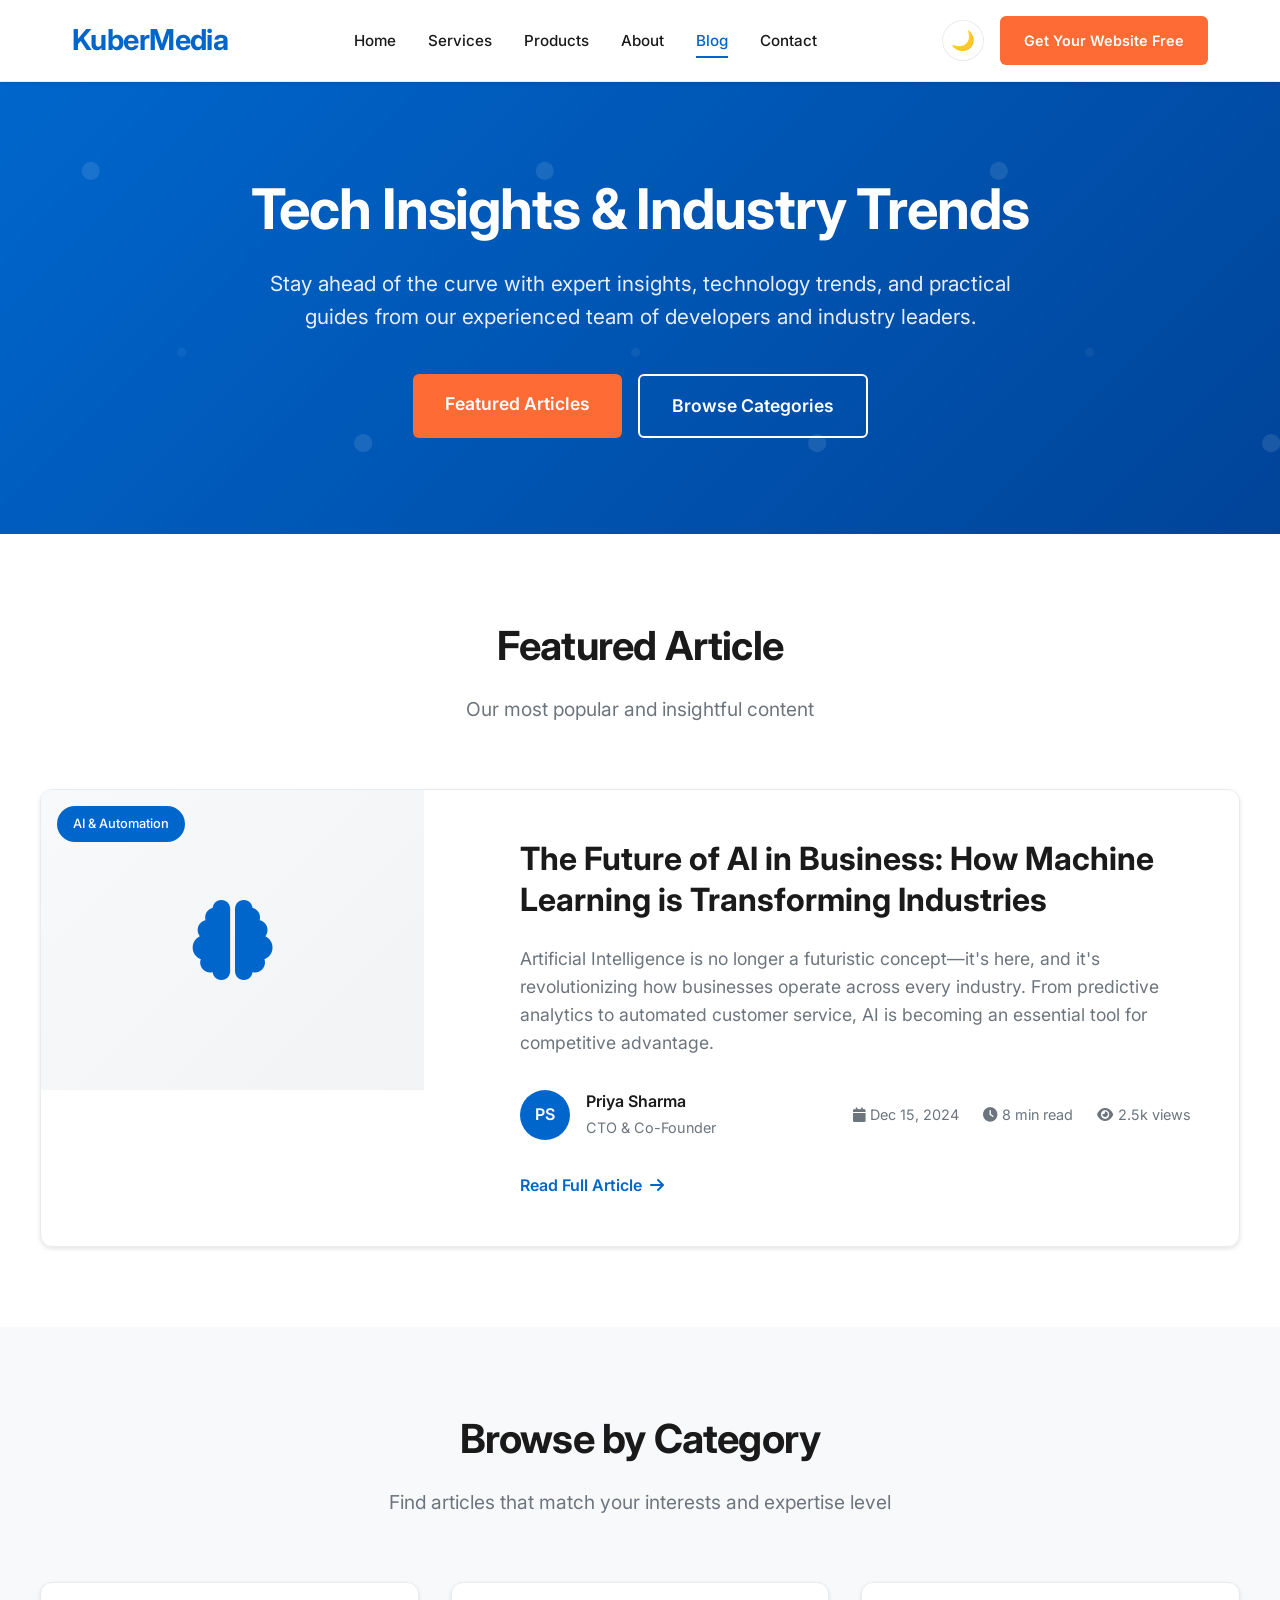
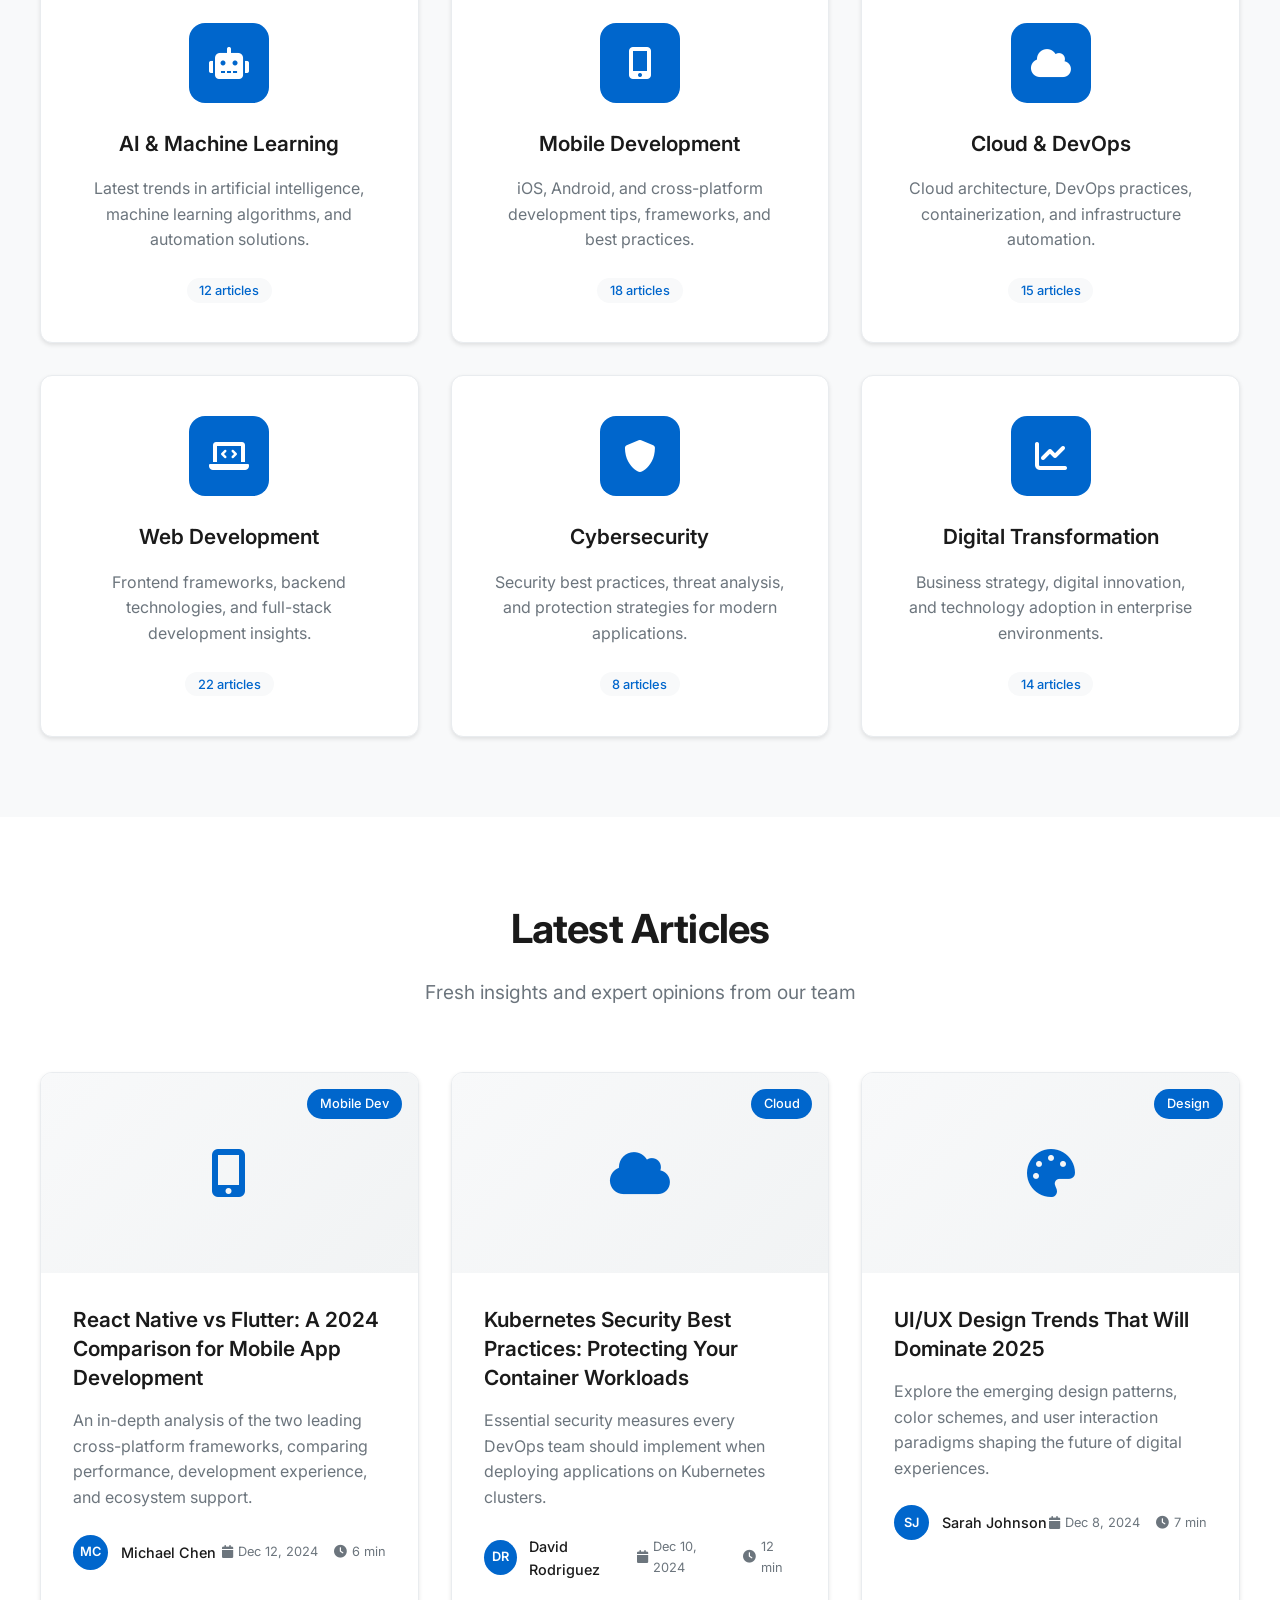
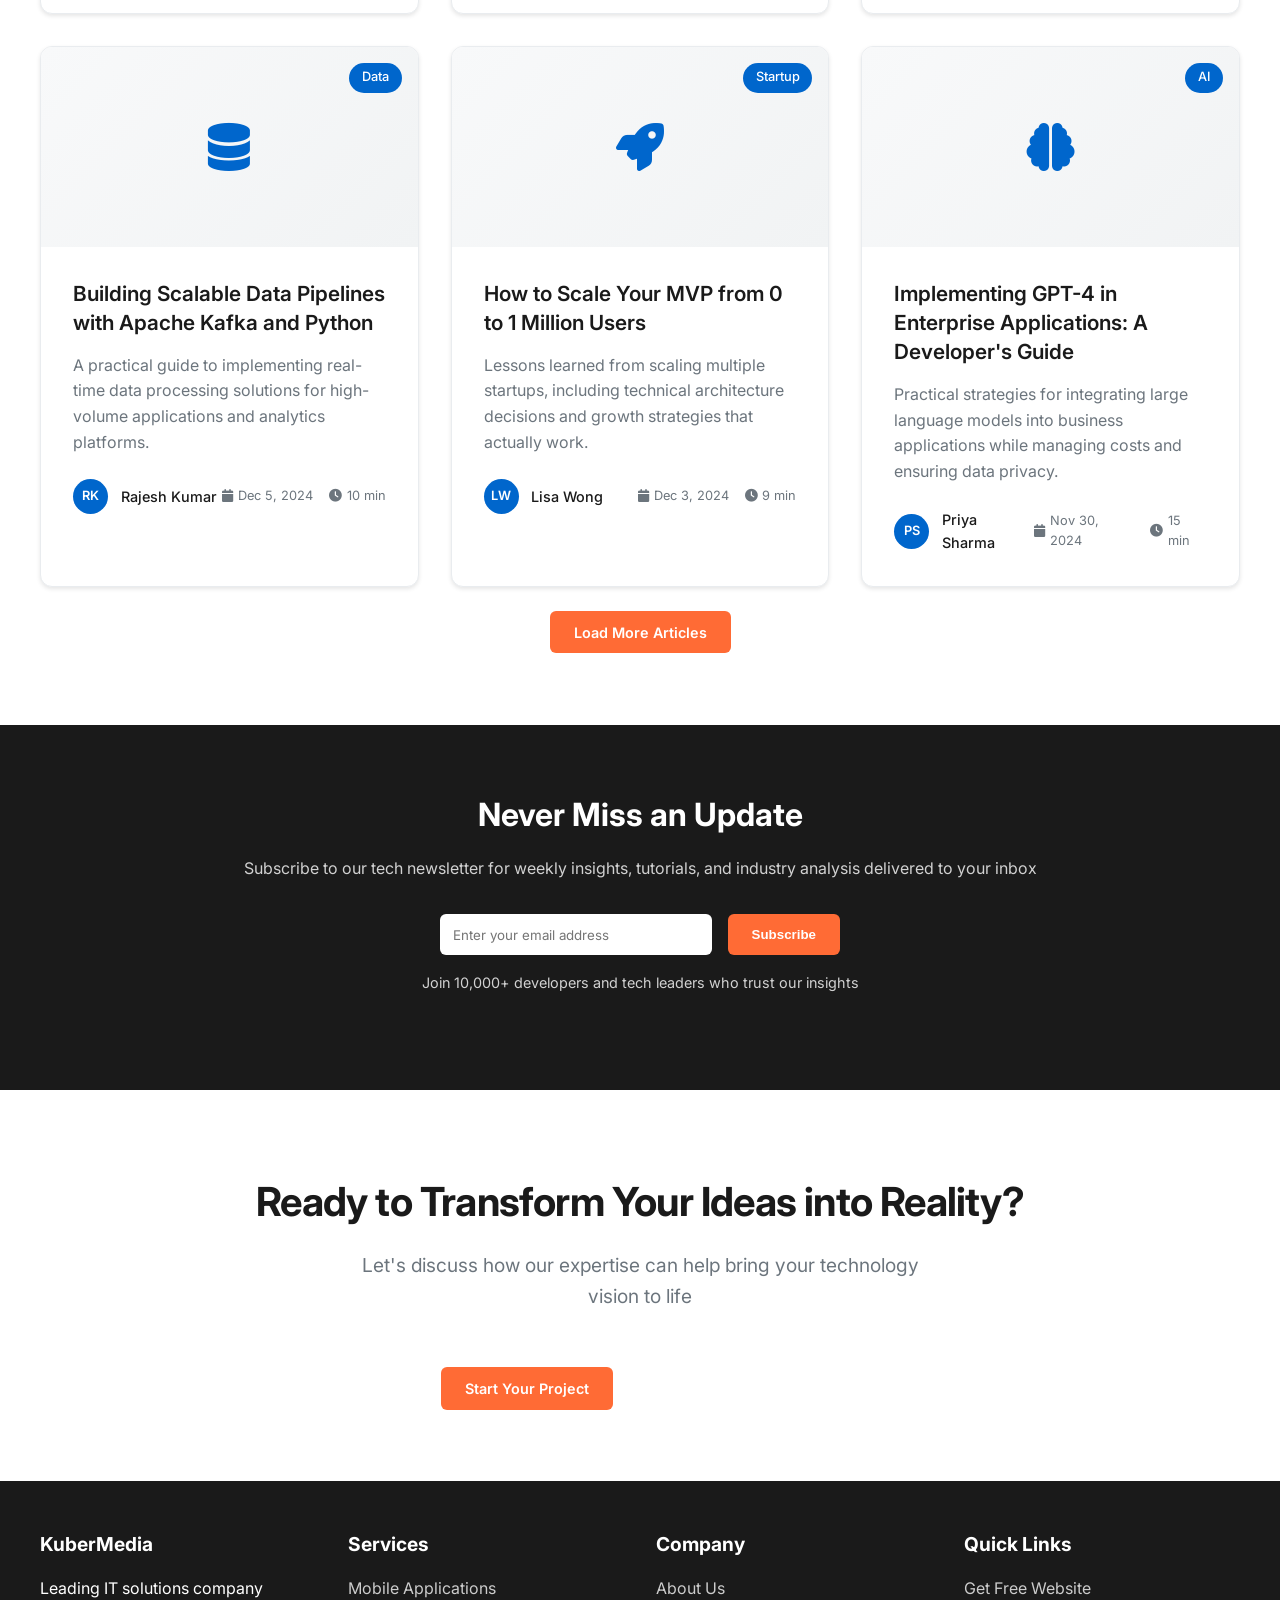
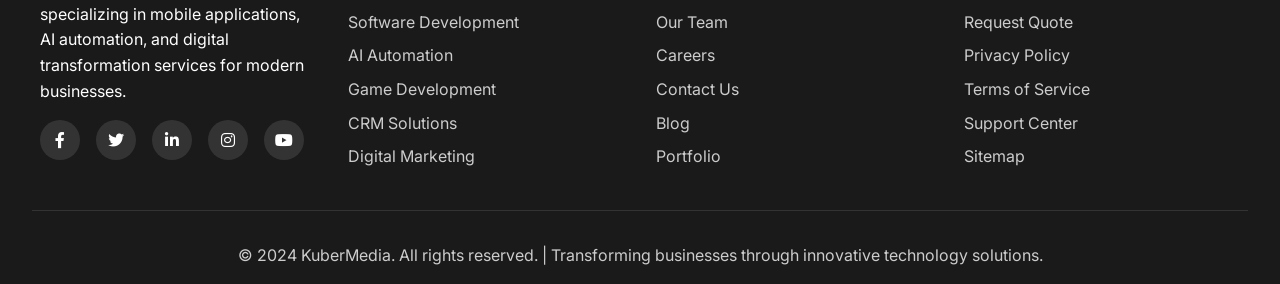
<file: blog.html>
<!DOCTYPE html>
<html lang="en">
<head>
  <meta charset="UTF-8">
  <meta name="viewport" content="width=device-width, initial-scale=1.0">
  <title>Tech Blog - KuberMedia | Industry Insights & Technology Trends</title>
  <meta name="description" content="Stay updated with the latest technology trends, industry insights, and expert opinions from KuberMedia's tech blog. Explore articles on AI, mobile development, and digital transformation.">
  <meta name="keywords" content="tech blog, technology trends, AI insights, mobile development, digital transformation, software development">
  
  <!-- Stylesheets -->
  <link rel="stylesheet" href="css/style.css">
  <link rel="stylesheet" href="https://cdnjs.cloudflare.com/ajax/libs/font-awesome/6.0.0/css/all.min.css">
</head>
<body>
  <!-- Header -->
  <header class="header">
    <div class="nav-container">
      <a href="index.html" class="logo">KuberMedia</a>
      
      <nav>
        <ul class="nav-menu">
          <li><a href="index.html" class="nav-link">Home</a></li>
          <li><a href="services.html" class="nav-link">Services</a></li>
          <li><a href="products.html" class="nav-link">Products</a></li>
          <li><a href="about.html" class="nav-link">About</a></li>
          <li><a href="blog.html" class="nav-link active">Blog</a></li>
          <li><a href="contact.html" class="nav-link">Contact</a></li>
        </ul>
      </nav>
      
      <div class="nav-actions">
        <button class="theme-toggle" aria-label="Toggle dark mode">🌙</button>
        <a href="index.html#contact" class="cta-button">Get Your Website Free</a>
        <button class="mobile-menu-toggle" aria-label="Toggle mobile menu">☰</button>
      </div>
    </div>
  </header>

  <main>
    <!-- Hero Section -->
    <section class="hero">
      <div class="hero-content">
        <h1>Tech Insights & Industry Trends</h1>
        <p>Stay ahead of the curve with expert insights, technology trends, and practical guides from our experienced team of developers and industry leaders.</p>
        <div class="hero-cta">
          <a href="#featured" class="cta-button">Featured Articles</a>
          <a href="#categories" class="cta-button cta-secondary">Browse Categories</a>
        </div>
      </div>
    </section>

    <!-- Featured Article -->
    <section class="section" id="featured">
      <div class="section-container">
        <div class="section-header">
          <h2 class="section-title">Featured Article</h2>
          <p class="section-subtitle">Our most popular and insightful content</p>
        </div>
        
        <div class="featured-article">
          <div class="featured-image">
            <div class="featured-placeholder">
              <i class="fas fa-brain"></i>
            </div>
            <div class="featured-category">AI & Automation</div>
          </div>
          
          <div class="featured-content">
            <h3>The Future of AI in Business: How Machine Learning is Transforming Industries</h3>
            <p class="featured-excerpt">Artificial Intelligence is no longer a futuristic concept—it's here, and it's revolutionizing how businesses operate across every industry. From predictive analytics to automated customer service, AI is becoming an essential tool for competitive advantage.</p>
            
            <div class="featured-meta">
              <div class="author-info">
                <div class="author-avatar">PS</div>
                <div>
                  <strong>Priya Sharma</strong>
                  <span>CTO & Co-Founder</span>
                </div>
              </div>
              
              <div class="article-stats">
                <span><i class="fas fa-calendar"></i> Dec 15, 2024</span>
                <span><i class="fas fa-clock"></i> 8 min read</span>
                <span><i class="fas fa-eye"></i> 2.5k views</span>
              </div>
            </div>
            
            <a href="#" class="featured-cta">Read Full Article <i class="fas fa-arrow-right"></i></a>
          </div>
        </div>
      </div>
    </section>

    <!-- Blog Categories -->
    <section class="section" id="categories" style="background: var(--light-gray);">
      <div class="section-container">
        <div class="section-header">
          <h2 class="section-title">Browse by Category</h2>
          <p class="section-subtitle">Find articles that match your interests and expertise level</p>
        </div>
        
        <div class="blog-categories">
          <div class="category-card">
            <div class="category-icon">
              <i class="fas fa-robot"></i>
            </div>
            <h3>AI & Machine Learning</h3>
            <p>Latest trends in artificial intelligence, machine learning algorithms, and automation solutions.</p>
            <span class="post-count">12 articles</span>
          </div>
          
          <div class="category-card">
            <div class="category-icon">
              <i class="fas fa-mobile-alt"></i>
            </div>
            <h3>Mobile Development</h3>
            <p>iOS, Android, and cross-platform development tips, frameworks, and best practices.</p>
            <span class="post-count">18 articles</span>
          </div>
          
          <div class="category-card">
            <div class="category-icon">
              <i class="fas fa-cloud"></i>
            </div>
            <h3>Cloud & DevOps</h3>
            <p>Cloud architecture, DevOps practices, containerization, and infrastructure automation.</p>
            <span class="post-count">15 articles</span>
          </div>
          
          <div class="category-card">
            <div class="category-icon">
              <i class="fas fa-laptop-code"></i>
            </div>
            <h3>Web Development</h3>
            <p>Frontend frameworks, backend technologies, and full-stack development insights.</p>
            <span class="post-count">22 articles</span>
          </div>
          
          <div class="category-card">
            <div class="category-icon">
              <i class="fas fa-shield-alt"></i>
            </div>
            <h3>Cybersecurity</h3>
            <p>Security best practices, threat analysis, and protection strategies for modern applications.</p>
            <span class="post-count">8 articles</span>
          </div>
          
          <div class="category-card">
            <div class="category-icon">
              <i class="fas fa-chart-line"></i>
            </div>
            <h3>Digital Transformation</h3>
            <p>Business strategy, digital innovation, and technology adoption in enterprise environments.</p>
            <span class="post-count">14 articles</span>
          </div>
        </div>
      </div>
    </section>

    <!-- Latest Articles -->
    <section class="section">
      <div class="section-container">
        <div class="section-header">
          <h2 class="section-title">Latest Articles</h2>
          <p class="section-subtitle">Fresh insights and expert opinions from our team</p>
        </div>
        
        <div class="blog-grid">
          <!-- Article 1 -->
          <article class="blog-card">
            <div class="blog-image">
              <div class="blog-placeholder">
                <i class="fas fa-mobile-alt"></i>
              </div>
              <div class="blog-category">Mobile Dev</div>
            </div>
            
            <div class="blog-content">
              <h3>React Native vs Flutter: A 2024 Comparison for Mobile App Development</h3>
              <p>An in-depth analysis of the two leading cross-platform frameworks, comparing performance, development experience, and ecosystem support.</p>
              
              <div class="blog-meta">
                <div class="author-simple">
                  <div class="author-avatar-small">MC</div>
                  <span>Michael Chen</span>
                </div>
                <div class="blog-stats">
                  <span><i class="fas fa-calendar"></i> Dec 12, 2024</span>
                  <span><i class="fas fa-clock"></i> 6 min</span>
                </div>
              </div>
            </div>
          </article>

          <!-- Article 2 -->
          <article class="blog-card">
            <div class="blog-image">
              <div class="blog-placeholder">
                <i class="fas fa-cloud"></i>
              </div>
              <div class="blog-category">Cloud</div>
            </div>
            
            <div class="blog-content">
              <h3>Kubernetes Security Best Practices: Protecting Your Container Workloads</h3>
              <p>Essential security measures every DevOps team should implement when deploying applications on Kubernetes clusters.</p>
              
              <div class="blog-meta">
                <div class="author-simple">
                  <div class="author-avatar-small">DR</div>
                  <span>David Rodriguez</span>
                </div>
                <div class="blog-stats">
                  <span><i class="fas fa-calendar"></i> Dec 10, 2024</span>
                  <span><i class="fas fa-clock"></i> 12 min</span>
                </div>
              </div>
            </div>
          </article>

          <!-- Article 3 -->
          <article class="blog-card">
            <div class="blog-image">
              <div class="blog-placeholder">
                <i class="fas fa-palette"></i>
              </div>
              <div class="blog-category">Design</div>
            </div>
            
            <div class="blog-content">
              <h3>UI/UX Design Trends That Will Dominate 2025</h3>
              <p>Explore the emerging design patterns, color schemes, and user interaction paradigms shaping the future of digital experiences.</p>
              
              <div class="blog-meta">
                <div class="author-simple">
                  <div class="author-avatar-small">SJ</div>
                  <span>Sarah Johnson</span>
                </div>
                <div class="blog-stats">
                  <span><i class="fas fa-calendar"></i> Dec 8, 2024</span>
                  <span><i class="fas fa-clock"></i> 7 min</span>
                </div>
              </div>
            </div>
          </article>

          <!-- Article 4 -->
          <article class="blog-card">
            <div class="blog-image">
              <div class="blog-placeholder">
                <i class="fas fa-database"></i>
              </div>
              <div class="blog-category">Data</div>
            </div>
            
            <div class="blog-content">
              <h3>Building Scalable Data Pipelines with Apache Kafka and Python</h3>
              <p>A practical guide to implementing real-time data processing solutions for high-volume applications and analytics platforms.</p>
              
              <div class="blog-meta">
                <div class="author-simple">
                  <div class="author-avatar-small">RK</div>
                  <span>Rajesh Kumar</span>
                </div>
                <div class="blog-stats">
                  <span><i class="fas fa-calendar"></i> Dec 5, 2024</span>
                  <span><i class="fas fa-clock"></i> 10 min</span>
                </div>
              </div>
            </div>
          </article>

          <!-- Article 5 -->
          <article class="blog-card">
            <div class="blog-image">
              <div class="blog-placeholder">
                <i class="fas fa-rocket"></i>
              </div>
              <div class="blog-category">Startup</div>
            </div>
            
            <div class="blog-content">
              <h3>How to Scale Your MVP from 0 to 1 Million Users</h3>
              <p>Lessons learned from scaling multiple startups, including technical architecture decisions and growth strategies that actually work.</p>
              
              <div class="blog-meta">
                <div class="author-simple">
                  <div class="author-avatar-small">LW</div>
                  <span>Lisa Wong</span>
                </div>
                <div class="blog-stats">
                  <span><i class="fas fa-calendar"></i> Dec 3, 2024</span>
                  <span><i class="fas fa-clock"></i> 9 min</span>
                </div>
              </div>
            </div>
          </article>

          <!-- Article 6 -->
          <article class="blog-card">
            <div class="blog-image">
              <div class="blog-placeholder">
                <i class="fas fa-brain"></i>
              </div>
              <div class="blog-category">AI</div>
            </div>
            
            <div class="blog-content">
              <h3>Implementing GPT-4 in Enterprise Applications: A Developer's Guide</h3>
              <p>Practical strategies for integrating large language models into business applications while managing costs and ensuring data privacy.</p>
              
              <div class="blog-meta">
                <div class="author-simple">
                  <div class="author-avatar-small">PS</div>
                  <span>Priya Sharma</span>
                </div>
                <div class="blog-stats">
                  <span><i class="fas fa-calendar"></i> Nov 30, 2024</span>
                  <span><i class="fas fa-clock"></i> 15 min</span>
                </div>
              </div>
            </div>
          </article>
        </div>
        
        <div class="text-center mt-2">
          <a href="#" class="cta-button">Load More Articles</a>
        </div>
      </div>
    </section>

    <!-- Newsletter Signup -->
    <section class="newsletter">
      <div class="section-container">
        <h2>Never Miss an Update</h2>
        <p>Subscribe to our tech newsletter for weekly insights, tutorials, and industry analysis delivered to your inbox</p>
        <form class="newsletter-form" id="newsletter-form">
          <input type="email" name="email" placeholder="Enter your email address" required>
          <button type="submit">Subscribe</button>
        </form>
        <p style="margin-top: 1rem; opacity: 0.8; font-size: 0.9rem;">Join 10,000+ developers and tech leaders who trust our insights</p>
      </div>
    </section>

    <!-- CTA Section -->
    <section class="section">
      <div class="section-container">
        <div class="section-header">
          <h2 class="section-title">Ready to Transform Your Ideas into Reality?</h2>
          <p class="section-subtitle">Let's discuss how our expertise can help bring your technology vision to life</p>
        </div>
        
        <div class="text-center">
          <a href="contact.html" class="cta-button" style="margin-right: 1rem;">Start Your Project</a>
          <a href="index.html#contact" class="cta-button cta-secondary">Get Free Consultation</a>
        </div>
      </div>
    </section>
  </main>

  <!-- Footer -->
  <footer class="footer">
    <div class="footer-content">
      <div class="footer-section">
        <h3>KuberMedia</h3>
        <p>Leading IT solutions company specializing in mobile applications, AI automation, and digital transformation services for modern businesses.</p>
        <div class="social-links">
          <a href="#" aria-label="Facebook"><i class="fab fa-facebook-f"></i></a>
          <a href="#" aria-label="Twitter"><i class="fab fa-twitter"></i></a>
          <a href="#" aria-label="LinkedIn"><i class="fab fa-linkedin-in"></i></a>
          <a href="#" aria-label="Instagram"><i class="fab fa-instagram"></i></a>
          <a href="#" aria-label="YouTube"><i class="fab fa-youtube"></i></a>
        </div>
      </div>
      
      <div class="footer-section">
        <h3>Services</h3>
        <ul>
          <li><a href="services.html#mobile-apps">Mobile Applications</a></li>
          <li><a href="services.html#software-dev">Software Development</a></li>
          <li><a href="services.html#ai-automation">AI Automation</a></li>
          <li><a href="services.html#games">Game Development</a></li>
          <li><a href="services.html#crm">CRM Solutions</a></li>
          <li><a href="services.html#marketing">Digital Marketing</a></li>
        </ul>
      </div>
      
      <div class="footer-section">
        <h3>Company</h3>
        <ul>
          <li><a href="about.html">About Us</a></li>
          <li><a href="about.html#team">Our Team</a></li>
          <li><a href="about.html#careers">Careers</a></li>
          <li><a href="contact.html">Contact Us</a></li>
          <li><a href="blog.html">Blog</a></li>
          <li><a href="products.html">Portfolio</a></li>
        </ul>
      </div>
      
      <div class="footer-section">
        <h3>Quick Links</h3>
        <ul>
          <li><a href="index.html#contact">Get Free Website</a></li>
          <li><a href="contact.html">Request Quote</a></li>
          <li><a href="/privacy-policy">Privacy Policy</a></li>
          <li><a href="/terms-of-service">Terms of Service</a></li>
          <li><a href="/support">Support Center</a></li>
          <li><a href="/sitemap">Sitemap</a></li>
        </ul>
      </div>
    </div>
    
    <div class="footer-bottom">
      <p>&copy; 2024 KuberMedia. All rights reserved. | Transforming businesses through innovative technology solutions.</p>
    </div>
  </footer>

  <script src="js/script.js"></script>
</body>
</html>
</file>
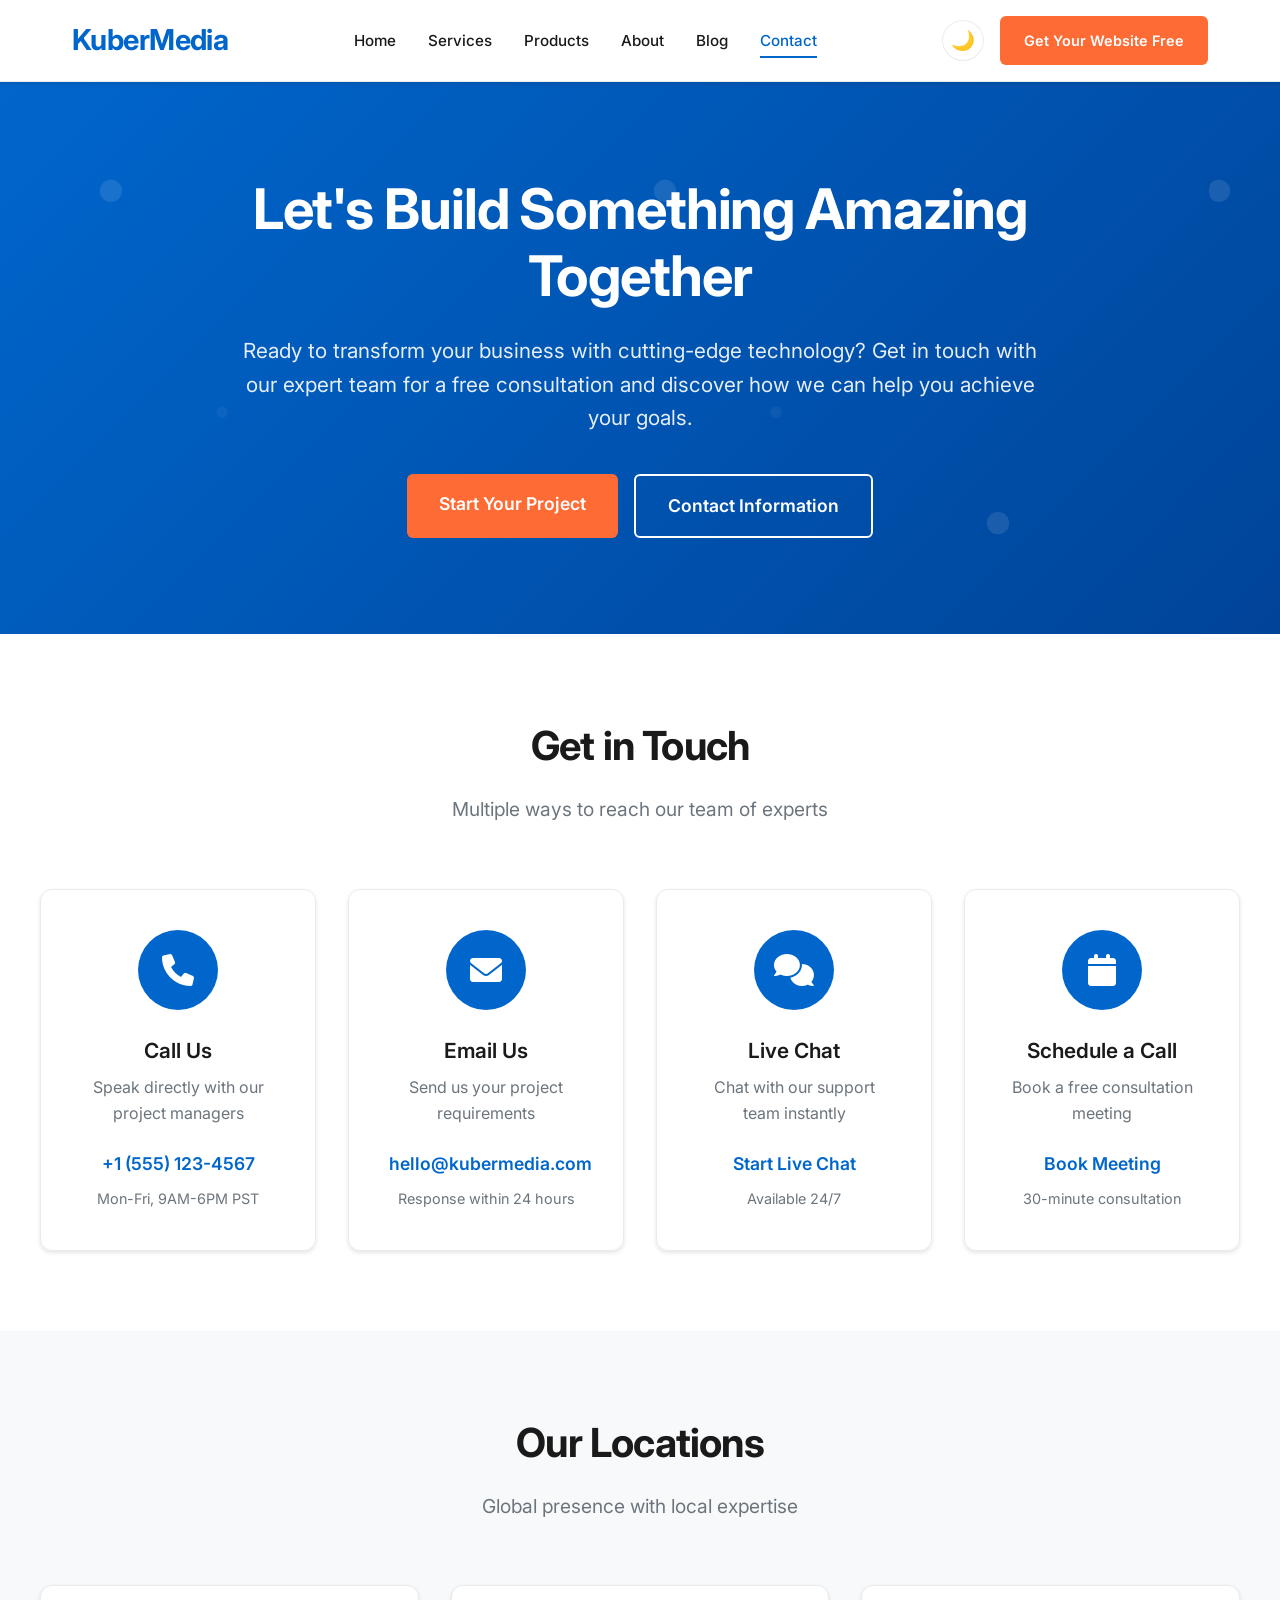
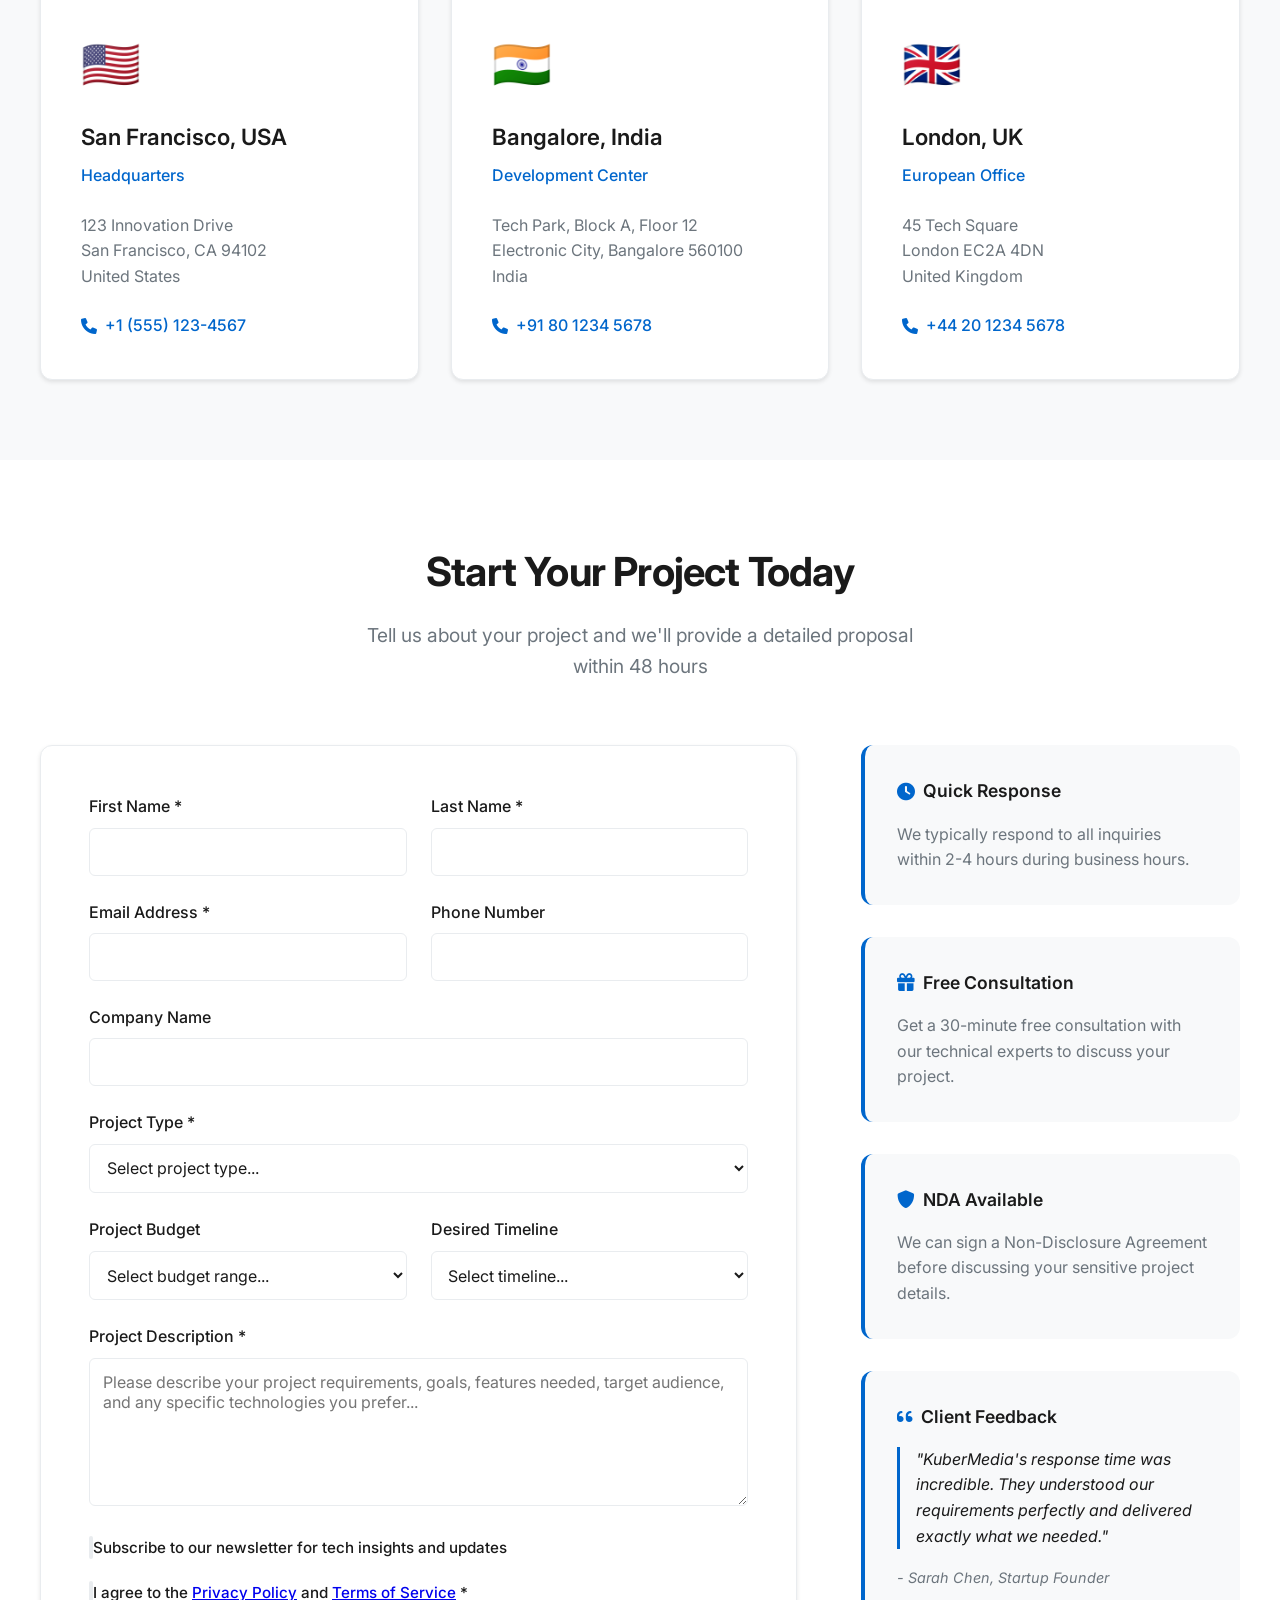
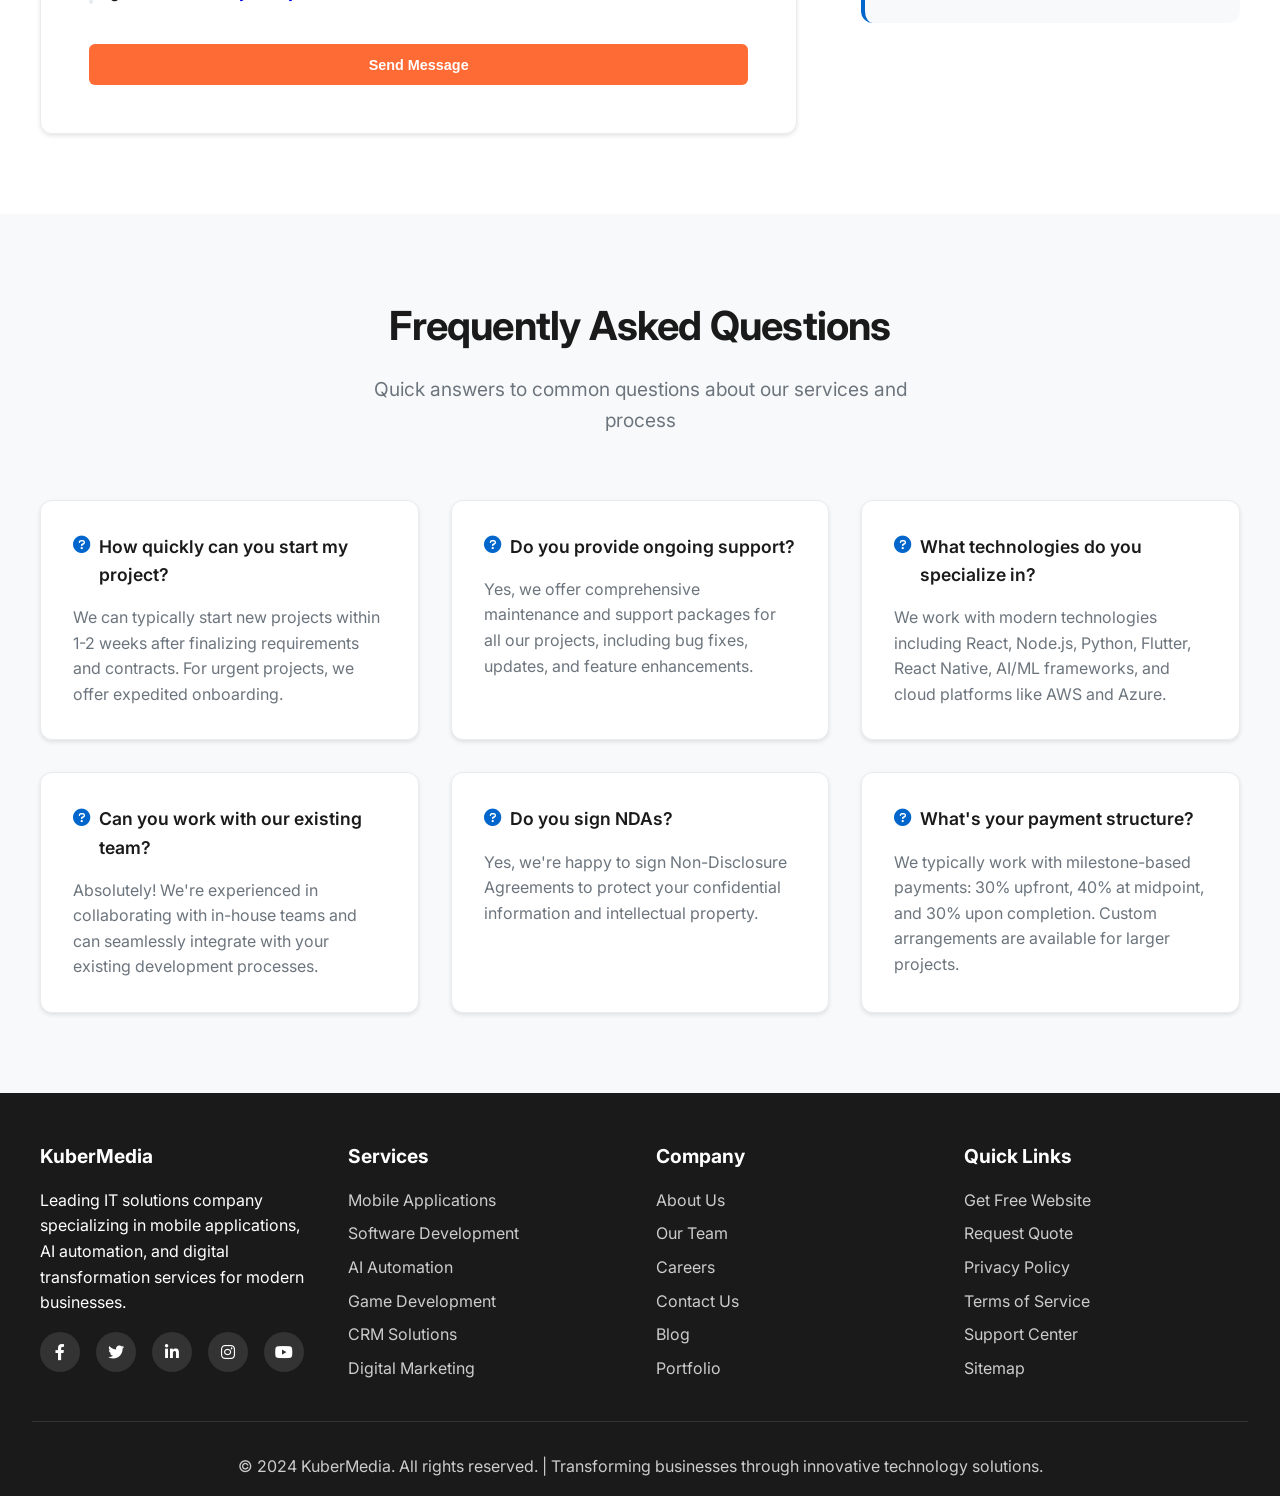
<file: contact.html>
<!DOCTYPE html>
<html lang="en">
<head>
  <meta charset="UTF-8">
  <meta name="viewport" content="width=device-width, initial-scale=1.0">
  <title>Contact KuberMedia - Get in Touch | IT Solutions Company</title>
  <meta name="description" content="Contact KuberMedia for your IT project needs. Get free consultation, request quotes, or reach out to our expert team. Multiple ways to connect with us.">
  <meta name="keywords" content="contact KuberMedia, IT consultation, project quote, get in touch, contact form, business inquiry">
  
  <!-- Stylesheets -->
  <link rel="stylesheet" href="css/style.css">
  <link rel="stylesheet" href="https://cdnjs.cloudflare.com/ajax/libs/font-awesome/6.0.0/css/all.min.css">
</head>
<body>
  <!-- Header -->
  <header class="header">
    <div class="nav-container">
      <a href="index.html" class="logo">KuberMedia</a>
      
      <nav>
        <ul class="nav-menu">
          <li><a href="index.html" class="nav-link">Home</a></li>
          <li><a href="services.html" class="nav-link">Services</a></li>
          <li><a href="products.html" class="nav-link">Products</a></li>
          <li><a href="about.html" class="nav-link">About</a></li>
          <li><a href="blog.html" class="nav-link">Blog</a></li>
          <li><a href="contact.html" class="nav-link active">Contact</a></li>
        </ul>
      </nav>
      
      <div class="nav-actions">
        <button class="theme-toggle" aria-label="Toggle dark mode">🌙</button>
        <a href="#contact-form" class="cta-button">Get Your Website Free</a>
        <button class="mobile-menu-toggle" aria-label="Toggle mobile menu">☰</button>
      </div>
    </div>
  </header>

  <main>
    <!-- Hero Section -->
    <section class="hero">
      <div class="hero-content">
        <h1>Let's Build Something Amazing Together</h1>
        <p>Ready to transform your business with cutting-edge technology? Get in touch with our expert team for a free consultation and discover how we can help you achieve your goals.</p>
        <div class="hero-cta">
          <a href="#contact-form" class="cta-button">Start Your Project</a>
          <a href="#contact-info" class="cta-button cta-secondary">Contact Information</a>
        </div>
      </div>
    </section>

    <!-- Contact Methods -->
    <section class="section" id="contact-info">
      <div class="section-container">
        <div class="section-header">
          <h2 class="section-title">Get in Touch</h2>
          <p class="section-subtitle">Multiple ways to reach our team of experts</p>
        </div>
        
        <div class="contact-methods">
          <div class="contact-card">
            <div class="contact-icon">
              <i class="fas fa-phone"></i>
            </div>
            <h3>Call Us</h3>
            <p>Speak directly with our project managers</p>
            <div class="contact-details">
              <a href="tel:+1-555-123-4567">+1 (555) 123-4567</a>
              <span>Mon-Fri, 9AM-6PM PST</span>
            </div>
          </div>
          
          <div class="contact-card">
            <div class="contact-icon">
              <i class="fas fa-envelope"></i>
            </div>
            <h3>Email Us</h3>
            <p>Send us your project requirements</p>
            <div class="contact-details">
              <a href="mailto:hello@kubermedia.com">hello@kubermedia.com</a>
              <span>Response within 24 hours</span>
            </div>
          </div>
          
          <div class="contact-card">
            <div class="contact-icon">
              <i class="fas fa-comments"></i>
            </div>
            <h3>Live Chat</h3>
            <p>Chat with our support team instantly</p>
            <div class="contact-details">
              <a href="#" onclick="openChat()">Start Live Chat</a>
              <span>Available 24/7</span>
            </div>
          </div>
          
          <div class="contact-card">
            <div class="contact-icon">
              <i class="fas fa-calendar"></i>
            </div>
            <h3>Schedule a Call</h3>
            <p>Book a free consultation meeting</p>
            <div class="contact-details">
              <a href="#" onclick="scheduleCall()">Book Meeting</a>
              <span>30-minute consultation</span>
            </div>
          </div>
        </div>
      </div>
    </section>

    <!-- Office Locations -->
    <section class="section" style="background: var(--light-gray);">
      <div class="section-container">
        <div class="section-header">
          <h2 class="section-title">Our Locations</h2>
          <p class="section-subtitle">Global presence with local expertise</p>
        </div>
        
        <div class="office-locations">
          <div class="office-card">
            <div class="office-flag">🇺🇸</div>
            <h3>San Francisco, USA</h3>
            <p class="office-type">Headquarters</p>
            <div class="office-address">
              <p>123 Innovation Drive<br>
              San Francisco, CA 94102<br>
              United States</p>
            </div>
            <div class="office-contact">
              <a href="tel:+1-555-123-4567"><i class="fas fa-phone"></i> +1 (555) 123-4567</a>
            </div>
          </div>
          
          <div class="office-card">
            <div class="office-flag">🇮🇳</div>
            <h3>Bangalore, India</h3>
            <p class="office-type">Development Center</p>
            <div class="office-address">
              <p>Tech Park, Block A, Floor 12<br>
              Electronic City, Bangalore 560100<br>
              India</p>
            </div>
            <div class="office-contact">
              <a href="tel:+91-80-1234-5678"><i class="fas fa-phone"></i> +91 80 1234 5678</a>
            </div>
          </div>
          
          <div class="office-card">
            <div class="office-flag">🇬🇧</div>
            <h3>London, UK</h3>
            <p class="office-type">European Office</p>
            <div class="office-address">
              <p>45 Tech Square<br>
              London EC2A 4DN<br>
              United Kingdom</p>
            </div>
            <div class="office-contact">
              <a href="tel:+44-20-1234-5678"><i class="fas fa-phone"></i> +44 20 1234 5678</a>
            </div>
          </div>
        </div>
      </div>
    </section>

    <!-- Main Contact Form -->
    <section class="section" id="contact-form">
      <div class="section-container">
        <div class="section-header">
          <h2 class="section-title">Start Your Project Today</h2>
          <p class="section-subtitle">Tell us about your project and we'll provide a detailed proposal within 48 hours</p>
        </div>
        
        <div class="contact-form-container">
          <form class="enhanced-contact-form" id="main-contact-form">
            <div class="form-row">
              <div class="form-group">
                <label for="firstName">First Name *</label>
                <input type="text" id="firstName" name="firstName" required>
              </div>
              
              <div class="form-group">
                <label for="lastName">Last Name *</label>
                <input type="text" id="lastName" name="lastName" required>
              </div>
            </div>
            
            <div class="form-row">
              <div class="form-group">
                <label for="email">Email Address *</label>
                <input type="email" id="email" name="email" required>
              </div>
              
              <div class="form-group">
                <label for="phone">Phone Number</label>
                <input type="tel" id="phone" name="phone">
              </div>
            </div>
            
            <div class="form-group">
              <label for="company">Company Name</label>
              <input type="text" id="company" name="company">
            </div>
            
            <div class="form-group">
              <label for="projectType">Project Type *</label>
              <select id="projectType" name="projectType" required>
                <option value="">Select project type...</option>
                <option value="mobile-app">Mobile Application</option>
                <option value="web-app">Web Application</option>
                <option value="ai-automation">AI & Automation</option>
                <option value="game-development">Game Development</option>
                <option value="crm-system">CRM System</option>
                <option value="marketing-tools">Digital Marketing Tools</option>
                <option value="consultation">General Consultation</option>
                <option value="other">Other</option>
              </select>
            </div>
            
            <div class="form-row">
              <div class="form-group">
                <label for="budget">Project Budget</label>
                <select id="budget" name="budget">
                  <option value="">Select budget range...</option>
                  <option value="under-10k">Under $10,000</option>
                  <option value="10k-25k">$10,000 - $25,000</option>
                  <option value="25k-50k">$25,000 - $50,000</option>
                  <option value="50k-100k">$50,000 - $100,000</option>
                  <option value="100k-250k">$100,000 - $250,000</option>
                  <option value="over-250k">Over $250,000</option>
                </select>
              </div>
              
              <div class="form-group">
                <label for="timeline">Desired Timeline</label>
                <select id="timeline" name="timeline">
                  <option value="">Select timeline...</option>
                  <option value="asap">ASAP</option>
                  <option value="1-3-months">1-3 months</option>
                  <option value="3-6-months">3-6 months</option>
                  <option value="6-12-months">6-12 months</option>
                  <option value="over-12-months">Over 12 months</option>
                  <option value="flexible">Flexible</option>
                </select>
              </div>
            </div>
            
            <div class="form-group">
              <label for="message">Project Description *</label>
              <textarea id="message" name="message" rows="6" placeholder="Please describe your project requirements, goals, features needed, target audience, and any specific technologies you prefer..." required></textarea>
            </div>
            
            <div class="form-group checkbox-group">
              <label class="checkbox-label">
                <input type="checkbox" name="newsletter" value="yes">
                <span class="checkmark"></span>
                Subscribe to our newsletter for tech insights and updates
              </label>
            </div>
            
            <div class="form-group checkbox-group">
              <label class="checkbox-label">
                <input type="checkbox" name="privacy" required>
                <span class="checkmark"></span>
                I agree to the <a href="/privacy-policy" target="_blank">Privacy Policy</a> and <a href="/terms-of-service" target="_blank">Terms of Service</a> *
              </label>
            </div>
            
            <button type="submit" class="cta-button form-submit-btn">
              <span class="btn-text">Send Message</span>
              <span class="btn-loading" style="display: none;">
                <i class="fas fa-spinner fa-spin"></i> Sending...
              </span>
            </button>
          </form>
          
          <div class="form-sidebar">
            <div class="response-time">
              <h3><i class="fas fa-clock"></i> Quick Response</h3>
              <p>We typically respond to all inquiries within 2-4 hours during business hours.</p>
            </div>
            
            <div class="free-consultation">
              <h3><i class="fas fa-gift"></i> Free Consultation</h3>
              <p>Get a 30-minute free consultation with our technical experts to discuss your project.</p>
            </div>
            
            <div class="nda-available">
              <h3><i class="fas fa-shield-alt"></i> NDA Available</h3>
              <p>We can sign a Non-Disclosure Agreement before discussing your sensitive project details.</p>
            </div>
            
            <div class="testimonial-snippet">
              <h3><i class="fas fa-quote-left"></i> Client Feedback</h3>
              <blockquote>
                "KuberMedia's response time was incredible. They understood our requirements perfectly and delivered exactly what we needed."
              </blockquote>
              <cite>- Sarah Chen, Startup Founder</cite>
            </div>
          </div>
        </div>
      </div>
    </section>

    <!-- FAQ Section -->
    <section class="section" style="background: var(--light-gray);">
      <div class="section-container">
        <div class="section-header">
          <h2 class="section-title">Frequently Asked Questions</h2>
          <p class="section-subtitle">Quick answers to common questions about our services and process</p>
        </div>
        
        <div class="faq-grid">
          <div class="faq-item">
            <h3><i class="fas fa-question-circle"></i> How quickly can you start my project?</h3>
            <p>We can typically start new projects within 1-2 weeks after finalizing requirements and contracts. For urgent projects, we offer expedited onboarding.</p>
          </div>
          
          <div class="faq-item">
            <h3><i class="fas fa-question-circle"></i> Do you provide ongoing support?</h3>
            <p>Yes, we offer comprehensive maintenance and support packages for all our projects, including bug fixes, updates, and feature enhancements.</p>
          </div>
          
          <div class="faq-item">
            <h3><i class="fas fa-question-circle"></i> What technologies do you specialize in?</h3>
            <p>We work with modern technologies including React, Node.js, Python, Flutter, React Native, AI/ML frameworks, and cloud platforms like AWS and Azure.</p>
          </div>
          
          <div class="faq-item">
            <h3><i class="fas fa-question-circle"></i> Can you work with our existing team?</h3>
            <p>Absolutely! We're experienced in collaborating with in-house teams and can seamlessly integrate with your existing development processes.</p>
          </div>
          
          <div class="faq-item">
            <h3><i class="fas fa-question-circle"></i> Do you sign NDAs?</h3>
            <p>Yes, we're happy to sign Non-Disclosure Agreements to protect your confidential information and intellectual property.</p>
          </div>
          
          <div class="faq-item">
            <h3><i class="fas fa-question-circle"></i> What's your payment structure?</h3>
            <p>We typically work with milestone-based payments: 30% upfront, 40% at midpoint, and 30% upon completion. Custom arrangements are available for larger projects.</p>
          </div>
        </div>
      </div>
    </section>
  </main>

  <!-- Footer -->
  <footer class="footer">
    <div class="footer-content">
      <div class="footer-section">
        <h3>KuberMedia</h3>
        <p>Leading IT solutions company specializing in mobile applications, AI automation, and digital transformation services for modern businesses.</p>
        <div class="social-links">
          <a href="#" aria-label="Facebook"><i class="fab fa-facebook-f"></i></a>
          <a href="#" aria-label="Twitter"><i class="fab fa-twitter"></i></a>
          <a href="#" aria-label="LinkedIn"><i class="fab fa-linkedin-in"></i></a>
          <a href="#" aria-label="Instagram"><i class="fab fa-instagram"></i></a>
          <a href="#" aria-label="YouTube"><i class="fab fa-youtube"></i></a>
        </div>
      </div>
      
      <div class="footer-section">
        <h3>Services</h3>
        <ul>
          <li><a href="services.html#mobile-apps">Mobile Applications</a></li>
          <li><a href="services.html#software-dev">Software Development</a></li>
          <li><a href="services.html#ai-automation">AI Automation</a></li>
          <li><a href="services.html#games">Game Development</a></li>
          <li><a href="services.html#crm">CRM Solutions</a></li>
          <li><a href="services.html#marketing">Digital Marketing</a></li>
        </ul>
      </div>
      
      <div class="footer-section">
        <h3>Company</h3>
        <ul>
          <li><a href="about.html">About Us</a></li>
          <li><a href="about.html#team">Our Team</a></li>
          <li><a href="about.html#careers">Careers</a></li>
          <li><a href="contact.html">Contact Us</a></li>
          <li><a href="blog.html">Blog</a></li>
          <li><a href="products.html">Portfolio</a></li>
        </ul>
      </div>
      
      <div class="footer-section">
        <h3>Quick Links</h3>
        <ul>
          <li><a href="#contact-form">Get Free Website</a></li>
          <li><a href="contact.html">Request Quote</a></li>
          <li><a href="/privacy-policy">Privacy Policy</a></li>
          <li><a href="/terms-of-service">Terms of Service</a></li>
          <li><a href="/support">Support Center</a></li>
          <li><a href="/sitemap">Sitemap</a></li>
        </ul>
      </div>
    </div>
    
    <div class="footer-bottom">
      <p>&copy; 2024 KuberMedia. All rights reserved. | Transforming businesses through innovative technology solutions.</p>
    </div>
  </footer>

  <script src="js/script.js"></script>
  <script>
    // Chat and scheduling functions
    function openChat() {
      alert('Live chat feature would be integrated with your preferred chat platform (Intercom, Zendesk, etc.)');
    }
    
    function scheduleCall() {
      alert('Scheduling feature would be integrated with calendar systems like Calendly or Acuity Scheduling');
    }
  </script>
</body>
</html>
</file>
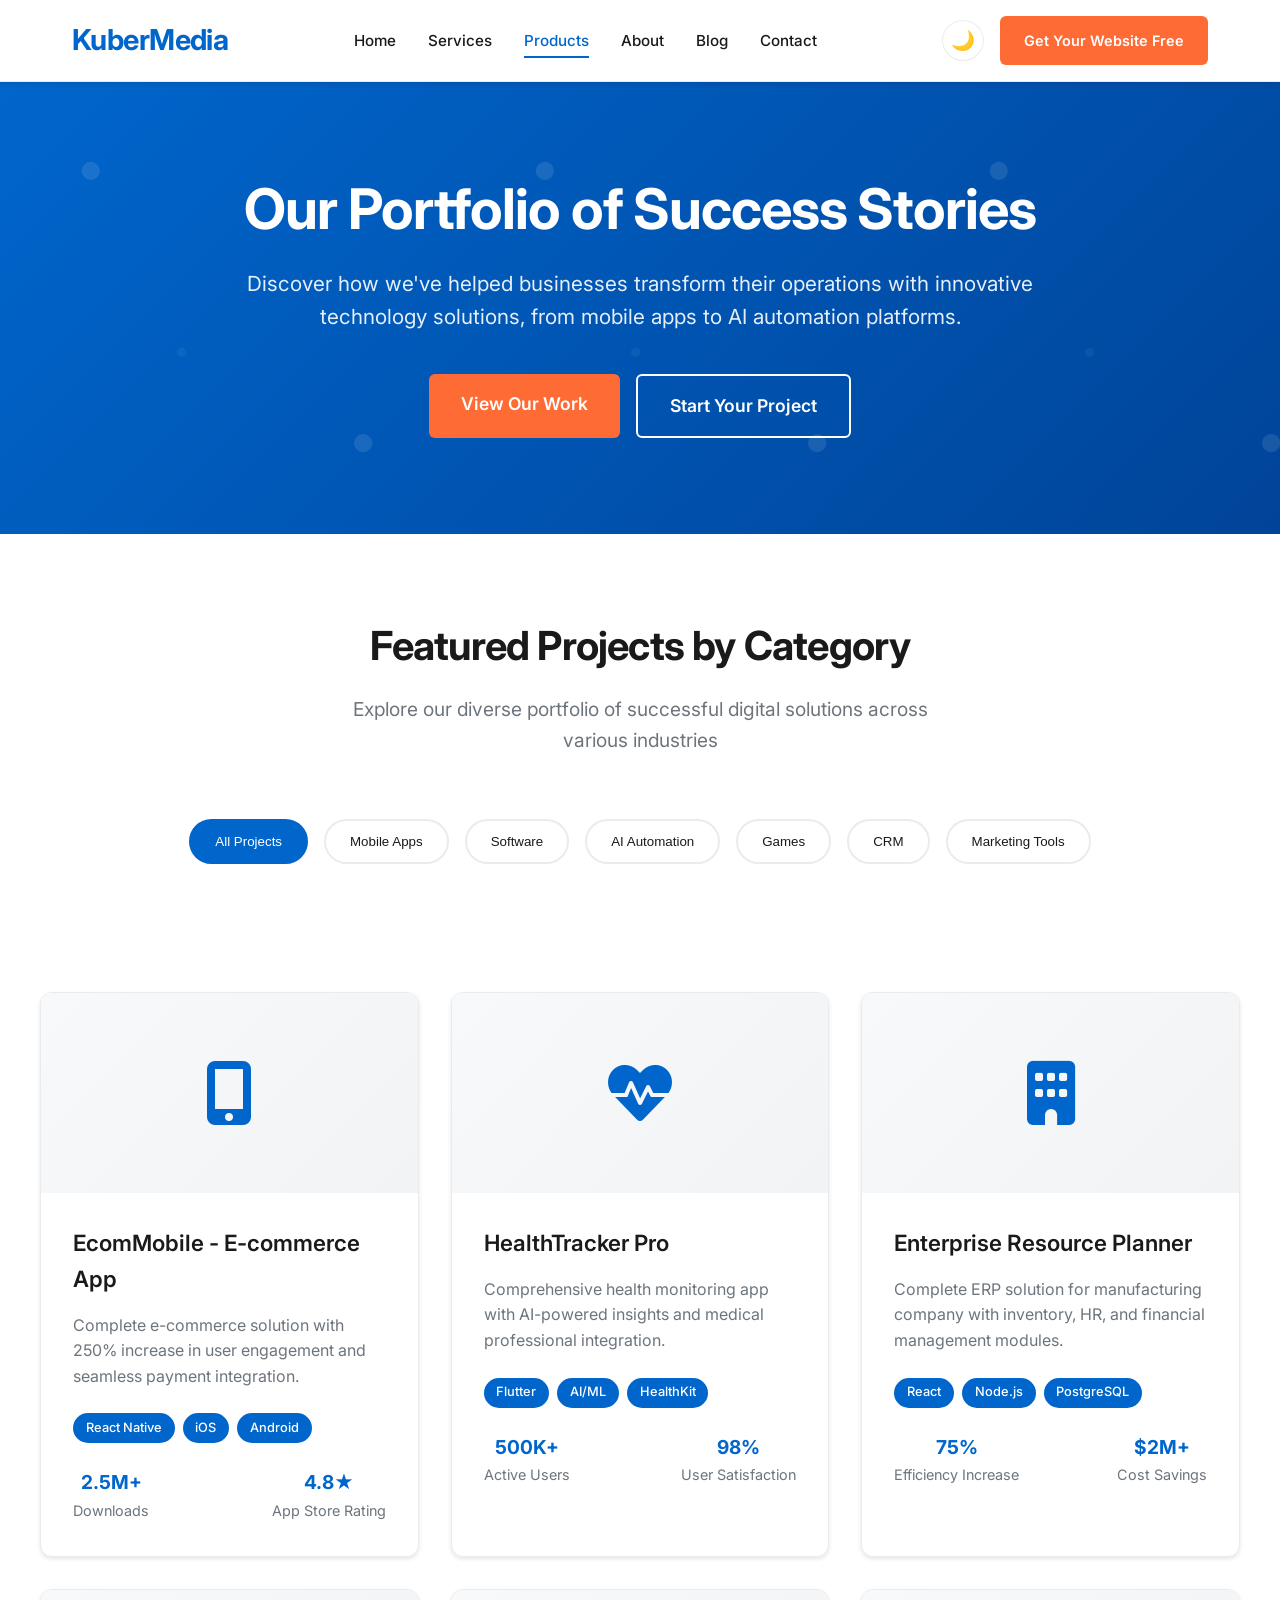
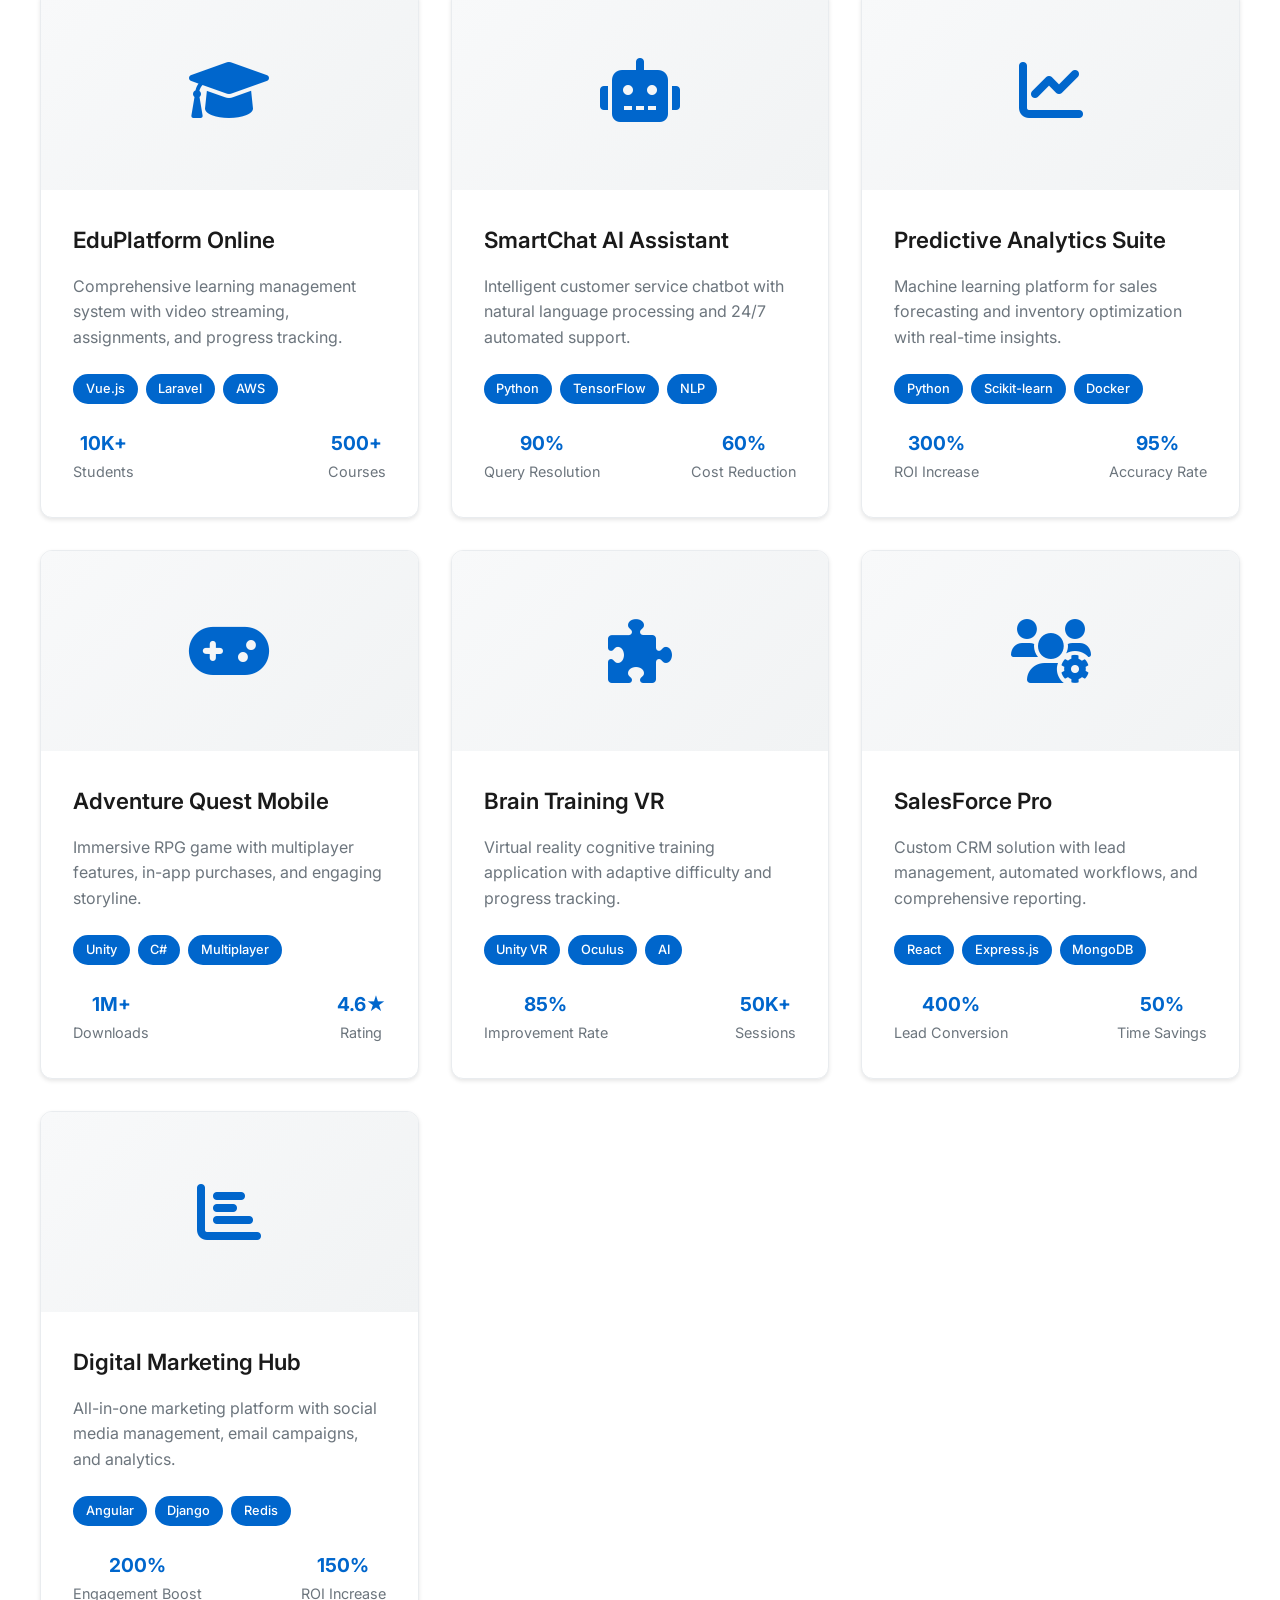
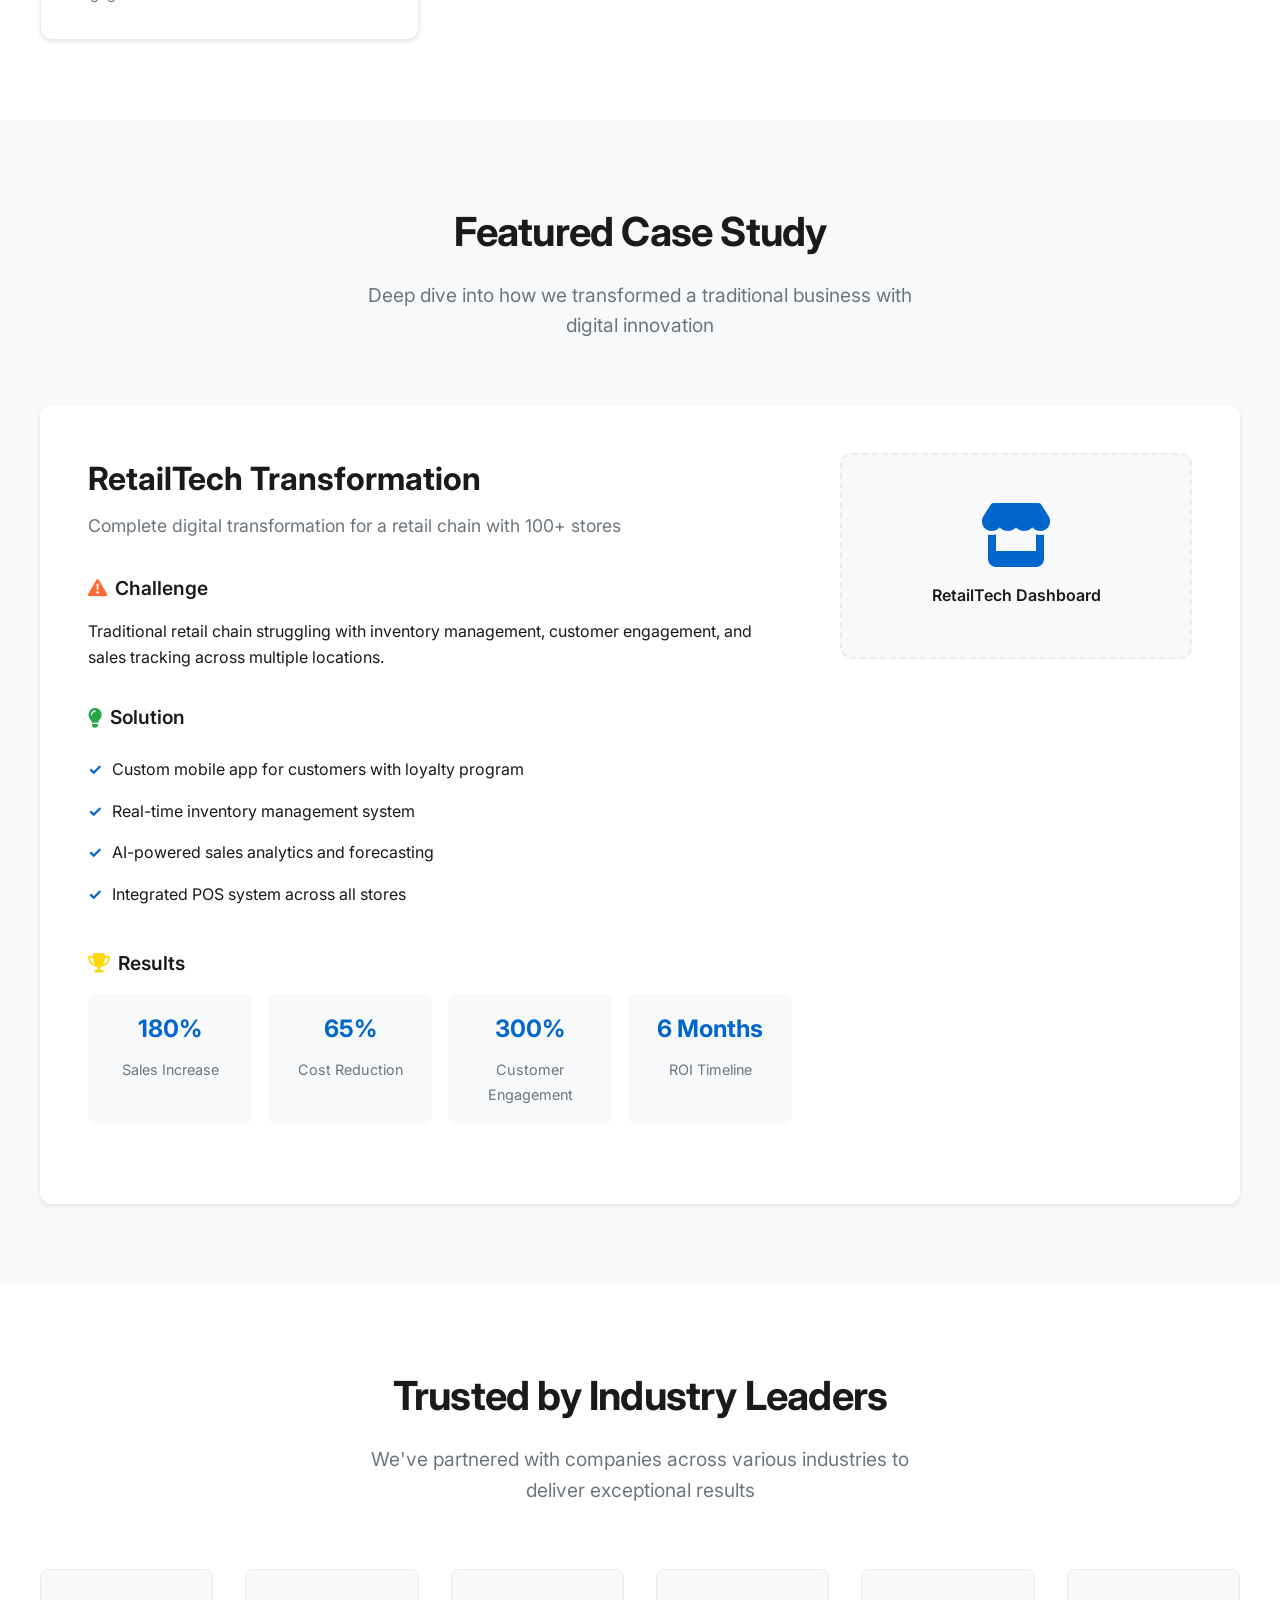
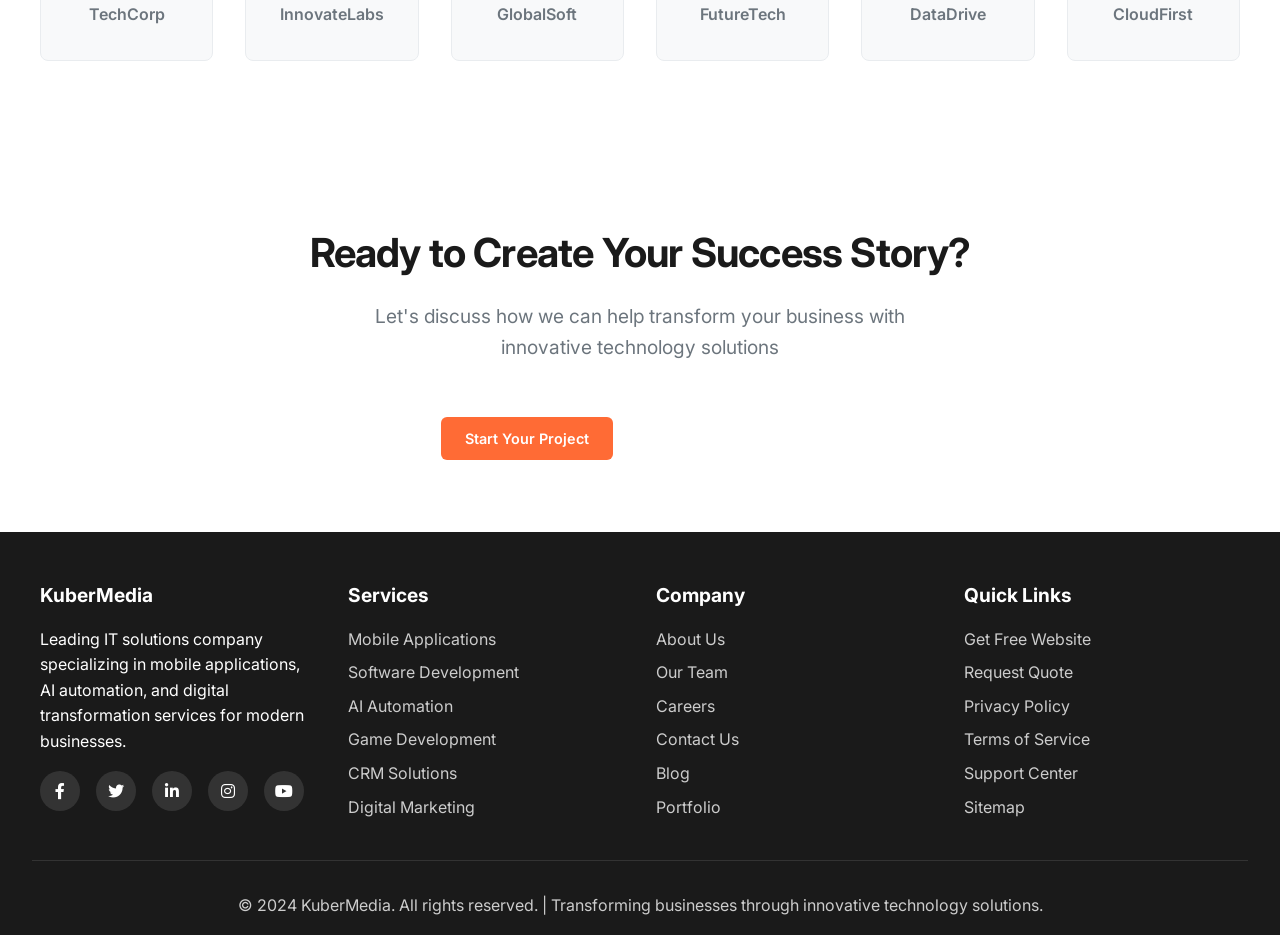
<file: products.html>
<!DOCTYPE html>
<html lang="en">
<head>
  <meta charset="UTF-8">
  <meta name="viewport" content="width=device-width, initial-scale=1.0">
  <title>Our Products & Portfolio - KuberMedia | Delivered Solutions</title>
  <meta name="description" content="Explore KuberMedia's portfolio of successful projects including mobile apps, enterprise software, AI solutions, games, and digital platforms delivered to clients worldwide.">
  <meta name="keywords" content="portfolio, mobile apps, software projects, AI solutions, case studies, client work">
  
  <!-- Stylesheets -->
  <link rel="stylesheet" href="css/style.css">
  <link rel="stylesheet" href="https://cdnjs.cloudflare.com/ajax/libs/font-awesome/6.0.0/css/all.min.css">
</head>
<body>
  <!-- Header -->
  <header class="header">
    <div class="nav-container">
      <a href="index.html" class="logo">KuberMedia</a>
      
      <nav>
        <ul class="nav-menu">
          <li><a href="index.html" class="nav-link">Home</a></li>
          <li><a href="services.html" class="nav-link">Services</a></li>
          <li><a href="products.html" class="nav-link active">Products</a></li>
          <li><a href="about.html" class="nav-link">About</a></li>
          <li><a href="blog.html" class="nav-link">Blog</a></li>
          <li><a href="contact.html" class="nav-link">Contact</a></li>
        </ul>
      </nav>
      
      <div class="nav-actions">
        <button class="theme-toggle" aria-label="Toggle dark mode">🌙</button>
        <a href="index.html#contact" class="cta-button">Get Your Website Free</a>
        <button class="mobile-menu-toggle" aria-label="Toggle mobile menu">☰</button>
      </div>
    </div>
  </header>

  <main>
    <!-- Hero Section -->
    <section class="hero">
      <div class="hero-content">
        <h1>Our Portfolio of Success Stories</h1>
        <p>Discover how we've helped businesses transform their operations with innovative technology solutions, from mobile apps to AI automation platforms.</p>
        <div class="hero-cta">
          <a href="#portfolio" class="cta-button">View Our Work</a>
          <a href="contact.html" class="cta-button cta-secondary">Start Your Project</a>
        </div>
      </div>
    </section>

    <!-- Portfolio Categories -->
    <section class="section">
      <div class="section-container">
        <div class="section-header">
          <h2 class="section-title">Featured Projects by Category</h2>
          <p class="section-subtitle">Explore our diverse portfolio of successful digital solutions across various industries</p>
        </div>
        
        <div class="portfolio-filters">
          <button class="filter-btn active" data-filter="all">All Projects</button>
          <button class="filter-btn" data-filter="mobile">Mobile Apps</button>
          <button class="filter-btn" data-filter="software">Software</button>
          <button class="filter-btn" data-filter="ai">AI Automation</button>
          <button class="filter-btn" data-filter="games">Games</button>
          <button class="filter-btn" data-filter="crm">CRM</button>
          <button class="filter-btn" data-filter="marketing">Marketing Tools</button>
        </div>
      </div>
    </section>

    <!-- Portfolio Grid -->
    <section class="section" id="portfolio" style="padding-top: 0;">
      <div class="section-container">
        <div class="portfolio-grid">
          <!-- Mobile App Projects -->
          <div class="portfolio-item" data-category="mobile">
            <div class="portfolio-image">
              <div class="portfolio-placeholder">
                <i class="fas fa-mobile-alt"></i>
              </div>
            </div>
            <div class="portfolio-content">
              <h3>EcomMobile - E-commerce App</h3>
              <p>Complete e-commerce solution with 250% increase in user engagement and seamless payment integration.</p>
              <div class="portfolio-tags">
                <span class="tag">React Native</span>
                <span class="tag">iOS</span>
                <span class="tag">Android</span>
              </div>
              <div class="portfolio-stats">
                <div class="stat">
                  <strong>2.5M+</strong>
                  <span>Downloads</span>
                </div>
                <div class="stat">
                  <strong>4.8★</strong>
                  <span>App Store Rating</span>
                </div>
              </div>
            </div>
          </div>

          <div class="portfolio-item" data-category="mobile">
            <div class="portfolio-image">
              <div class="portfolio-placeholder">
                <i class="fas fa-heartbeat"></i>
              </div>
            </div>
            <div class="portfolio-content">
              <h3>HealthTracker Pro</h3>
              <p>Comprehensive health monitoring app with AI-powered insights and medical professional integration.</p>
              <div class="portfolio-tags">
                <span class="tag">Flutter</span>
                <span class="tag">AI/ML</span>
                <span class="tag">HealthKit</span>
              </div>
              <div class="portfolio-stats">
                <div class="stat">
                  <strong>500K+</strong>
                  <span>Active Users</span>
                </div>
                <div class="stat">
                  <strong>98%</strong>
                  <span>User Satisfaction</span>
                </div>
              </div>
            </div>
          </div>

          <!-- Software Projects -->
          <div class="portfolio-item" data-category="software">
            <div class="portfolio-image">
              <div class="portfolio-placeholder">
                <i class="fas fa-building"></i>
              </div>
            </div>
            <div class="portfolio-content">
              <h3>Enterprise Resource Planner</h3>
              <p>Complete ERP solution for manufacturing company with inventory, HR, and financial management modules.</p>
              <div class="portfolio-tags">
                <span class="tag">React</span>
                <span class="tag">Node.js</span>
                <span class="tag">PostgreSQL</span>
              </div>
              <div class="portfolio-stats">
                <div class="stat">
                  <strong>75%</strong>
                  <span>Efficiency Increase</span>
                </div>
                <div class="stat">
                  <strong>$2M+</strong>
                  <span>Cost Savings</span>
                </div>
              </div>
            </div>
          </div>

          <div class="portfolio-item" data-category="software">
            <div class="portfolio-image">
              <div class="portfolio-placeholder">
                <i class="fas fa-graduation-cap"></i>
              </div>
            </div>
            <div class="portfolio-content">
              <h3>EduPlatform Online</h3>
              <p>Comprehensive learning management system with video streaming, assignments, and progress tracking.</p>
              <div class="portfolio-tags">
                <span class="tag">Vue.js</span>
                <span class="tag">Laravel</span>
                <span class="tag">AWS</span>
              </div>
              <div class="portfolio-stats">
                <div class="stat">
                  <strong>10K+</strong>
                  <span>Students</span>
                </div>
                <div class="stat">
                  <strong>500+</strong>
                  <span>Courses</span>
                </div>
              </div>
            </div>
          </div>

          <!-- AI Automation Projects -->
          <div class="portfolio-item" data-category="ai">
            <div class="portfolio-image">
              <div class="portfolio-placeholder">
                <i class="fas fa-robot"></i>
              </div>
            </div>
            <div class="portfolio-content">
              <h3>SmartChat AI Assistant</h3>
              <p>Intelligent customer service chatbot with natural language processing and 24/7 automated support.</p>
              <div class="portfolio-tags">
                <span class="tag">Python</span>
                <span class="tag">TensorFlow</span>
                <span class="tag">NLP</span>
              </div>
              <div class="portfolio-stats">
                <div class="stat">
                  <strong>90%</strong>
                  <span>Query Resolution</span>
                </div>
                <div class="stat">
                  <strong>60%</strong>
                  <span>Cost Reduction</span>
                </div>
              </div>
            </div>
          </div>

          <div class="portfolio-item" data-category="ai">
            <div class="portfolio-image">
              <div class="portfolio-placeholder">
                <i class="fas fa-chart-line"></i>
              </div>
            </div>
            <div class="portfolio-content">
              <h3>Predictive Analytics Suite</h3>
              <p>Machine learning platform for sales forecasting and inventory optimization with real-time insights.</p>
              <div class="portfolio-tags">
                <span class="tag">Python</span>
                <span class="tag">Scikit-learn</span>
                <span class="tag">Docker</span>
              </div>
              <div class="portfolio-stats">
                <div class="stat">
                  <strong>300%</strong>
                  <span>ROI Increase</span>
                </div>
                <div class="stat">
                  <strong>95%</strong>
                  <span>Accuracy Rate</span>
                </div>
              </div>
            </div>
          </div>

          <!-- Game Projects -->
          <div class="portfolio-item" data-category="games">
            <div class="portfolio-image">
              <div class="portfolio-placeholder">
                <i class="fas fa-gamepad"></i>
              </div>
            </div>
            <div class="portfolio-content">
              <h3>Adventure Quest Mobile</h3>
              <p>Immersive RPG game with multiplayer features, in-app purchases, and engaging storyline.</p>
              <div class="portfolio-tags">
                <span class="tag">Unity</span>
                <span class="tag">C#</span>
                <span class="tag">Multiplayer</span>
              </div>
              <div class="portfolio-stats">
                <div class="stat">
                  <strong>1M+</strong>
                  <span>Downloads</span>
                </div>
                <div class="stat">
                  <strong>4.6★</strong>
                  <span>Rating</span>
                </div>
              </div>
            </div>
          </div>

          <div class="portfolio-item" data-category="games">
            <div class="portfolio-image">
              <div class="portfolio-placeholder">
                <i class="fas fa-puzzle-piece"></i>
              </div>
            </div>
            <div class="portfolio-content">
              <h3>Brain Training VR</h3>
              <p>Virtual reality cognitive training application with adaptive difficulty and progress tracking.</p>
              <div class="portfolio-tags">
                <span class="tag">Unity VR</span>
                <span class="tag">Oculus</span>
                <span class="tag">AI</span>
              </div>
              <div class="portfolio-stats">
                <div class="stat">
                  <strong>85%</strong>
                  <span>Improvement Rate</span>
                </div>
                <div class="stat">
                  <strong>50K+</strong>
                  <span>Sessions</span>
                </div>
              </div>
            </div>
          </div>

          <!-- CRM Projects -->
          <div class="portfolio-item" data-category="crm">
            <div class="portfolio-image">
              <div class="portfolio-placeholder">
                <i class="fas fa-users-cog"></i>
              </div>
            </div>
            <div class="portfolio-content">
              <h3>SalesForce Pro</h3>
              <p>Custom CRM solution with lead management, automated workflows, and comprehensive reporting.</p>
              <div class="portfolio-tags">
                <span class="tag">React</span>
                <span class="tag">Express.js</span>
                <span class="tag">MongoDB</span>
              </div>
              <div class="portfolio-stats">
                <div class="stat">
                  <strong>400%</strong>
                  <span>Lead Conversion</span>
                </div>
                <div class="stat">
                  <strong>50%</strong>
                  <span>Time Savings</span>
                </div>
              </div>
            </div>
          </div>

          <!-- Marketing Tools -->
          <div class="portfolio-item" data-category="marketing">
            <div class="portfolio-image">
              <div class="portfolio-placeholder">
                <i class="fas fa-chart-bar"></i>
              </div>
            </div>
            <div class="portfolio-content">
              <h3>Digital Marketing Hub</h3>
              <p>All-in-one marketing platform with social media management, email campaigns, and analytics.</p>
              <div class="portfolio-tags">
                <span class="tag">Angular</span>
                <span class="tag">Django</span>
                <span class="tag">Redis</span>
              </div>
              <div class="portfolio-stats">
                <div class="stat">
                  <strong>200%</strong>
                  <span>Engagement Boost</span>
                </div>
                <div class="stat">
                  <strong>150%</strong>
                  <span>ROI Increase</span>
                </div>
              </div>
            </div>
          </div>
        </div>
      </div>
    </section>

    <!-- Case Study Section -->
    <section class="section" style="background: var(--light-gray);">
      <div class="section-container">
        <div class="section-header">
          <h2 class="section-title">Featured Case Study</h2>
          <p class="section-subtitle">Deep dive into how we transformed a traditional business with digital innovation</p>
        </div>
        
        <div class="case-study">
          <div class="case-study-content">
            <div class="case-study-info">
              <h3>RetailTech Transformation</h3>
              <p class="case-study-subtitle">Complete digital transformation for a retail chain with 100+ stores</p>
              
              <div class="challenge">
                <h4><i class="fas fa-exclamation-triangle"></i> Challenge</h4>
                <p>Traditional retail chain struggling with inventory management, customer engagement, and sales tracking across multiple locations.</p>
              </div>
              
              <div class="solution">
                <h4><i class="fas fa-lightbulb"></i> Solution</h4>
                <ul>
                  <li>Custom mobile app for customers with loyalty program</li>
                  <li>Real-time inventory management system</li>
                  <li>AI-powered sales analytics and forecasting</li>
                  <li>Integrated POS system across all stores</li>
                </ul>
              </div>
              
              <div class="results">
                <h4><i class="fas fa-trophy"></i> Results</h4>
                <div class="results-grid">
                  <div class="result-item">
                    <strong>180%</strong>
                    <span>Sales Increase</span>
                  </div>
                  <div class="result-item">
                    <strong>65%</strong>
                    <span>Cost Reduction</span>
                  </div>
                  <div class="result-item">
                    <strong>300%</strong>
                    <span>Customer Engagement</span>
                  </div>
                  <div class="result-item">
                    <strong>6 Months</strong>
                    <span>ROI Timeline</span>
                  </div>
                </div>
              </div>
            </div>
            
            <div class="case-study-image">
              <div class="case-study-placeholder">
                <i class="fas fa-store"></i>
                <h4>RetailTech Dashboard</h4>
              </div>
            </div>
          </div>
        </div>
      </div>
    </section>

    <!-- Client Logos Section -->
    <section class="section">
      <div class="section-container">
        <div class="section-header">
          <h2 class="section-title">Trusted by Industry Leaders</h2>
          <p class="section-subtitle">We've partnered with companies across various industries to deliver exceptional results</p>
        </div>
        
        <div class="client-logos">
          <div class="client-logo">TechCorp</div>
          <div class="client-logo">InnovateLabs</div>
          <div class="client-logo">GlobalSoft</div>
          <div class="client-logo">FutureTech</div>
          <div class="client-logo">DataDrive</div>
          <div class="client-logo">CloudFirst</div>
        </div>
      </div>
    </section>

    <!-- CTA Section -->
    <section class="section">
      <div class="section-container">
        <div class="section-header">
          <h2 class="section-title">Ready to Create Your Success Story?</h2>
          <p class="section-subtitle">Let's discuss how we can help transform your business with innovative technology solutions</p>
        </div>
        
        <div class="text-center">
          <a href="contact.html" class="cta-button" style="margin-right: 1rem;">Start Your Project</a>
          <a href="index.html#contact" class="cta-button cta-secondary">Get Free Consultation</a>
        </div>
      </div>
    </section>
  </main>

  <!-- Footer -->
  <footer class="footer">
    <div class="footer-content">
      <div class="footer-section">
        <h3>KuberMedia</h3>
        <p>Leading IT solutions company specializing in mobile applications, AI automation, and digital transformation services for modern businesses.</p>
        <div class="social-links">
          <a href="#" aria-label="Facebook"><i class="fab fa-facebook-f"></i></a>
          <a href="#" aria-label="Twitter"><i class="fab fa-twitter"></i></a>
          <a href="#" aria-label="LinkedIn"><i class="fab fa-linkedin-in"></i></a>
          <a href="#" aria-label="Instagram"><i class="fab fa-instagram"></i></a>
          <a href="#" aria-label="YouTube"><i class="fab fa-youtube"></i></a>
        </div>
      </div>
      
      <div class="footer-section">
        <h3>Services</h3>
        <ul>
          <li><a href="services.html#mobile-apps">Mobile Applications</a></li>
          <li><a href="services.html#software-dev">Software Development</a></li>
          <li><a href="services.html#ai-automation">AI Automation</a></li>
          <li><a href="services.html#games">Game Development</a></li>
          <li><a href="services.html#crm">CRM Solutions</a></li>
          <li><a href="services.html#marketing">Digital Marketing</a></li>
        </ul>
      </div>
      
      <div class="footer-section">
        <h3>Company</h3>
        <ul>
          <li><a href="about.html">About Us</a></li>
          <li><a href="about.html#team">Our Team</a></li>
          <li><a href="about.html#careers">Careers</a></li>
          <li><a href="contact.html">Contact Us</a></li>
          <li><a href="blog.html">Blog</a></li>
          <li><a href="products.html">Portfolio</a></li>
        </ul>
      </div>
      
      <div class="footer-section">
        <h3>Quick Links</h3>
        <ul>
          <li><a href="index.html#contact">Get Free Website</a></li>
          <li><a href="contact.html">Request Quote</a></li>
          <li><a href="/privacy-policy">Privacy Policy</a></li>
          <li><a href="/terms-of-service">Terms of Service</a></li>
          <li><a href="/support">Support Center</a></li>
          <li><a href="/sitemap">Sitemap</a></li>
        </ul>
      </div>
    </div>
    
    <div class="footer-bottom">
      <p>&copy; 2024 KuberMedia. All rights reserved. | Transforming businesses through innovative technology solutions.</p>
    </div>
  </footer>

  <script src="js/script.js"></script>
</body>
</html>
</file>
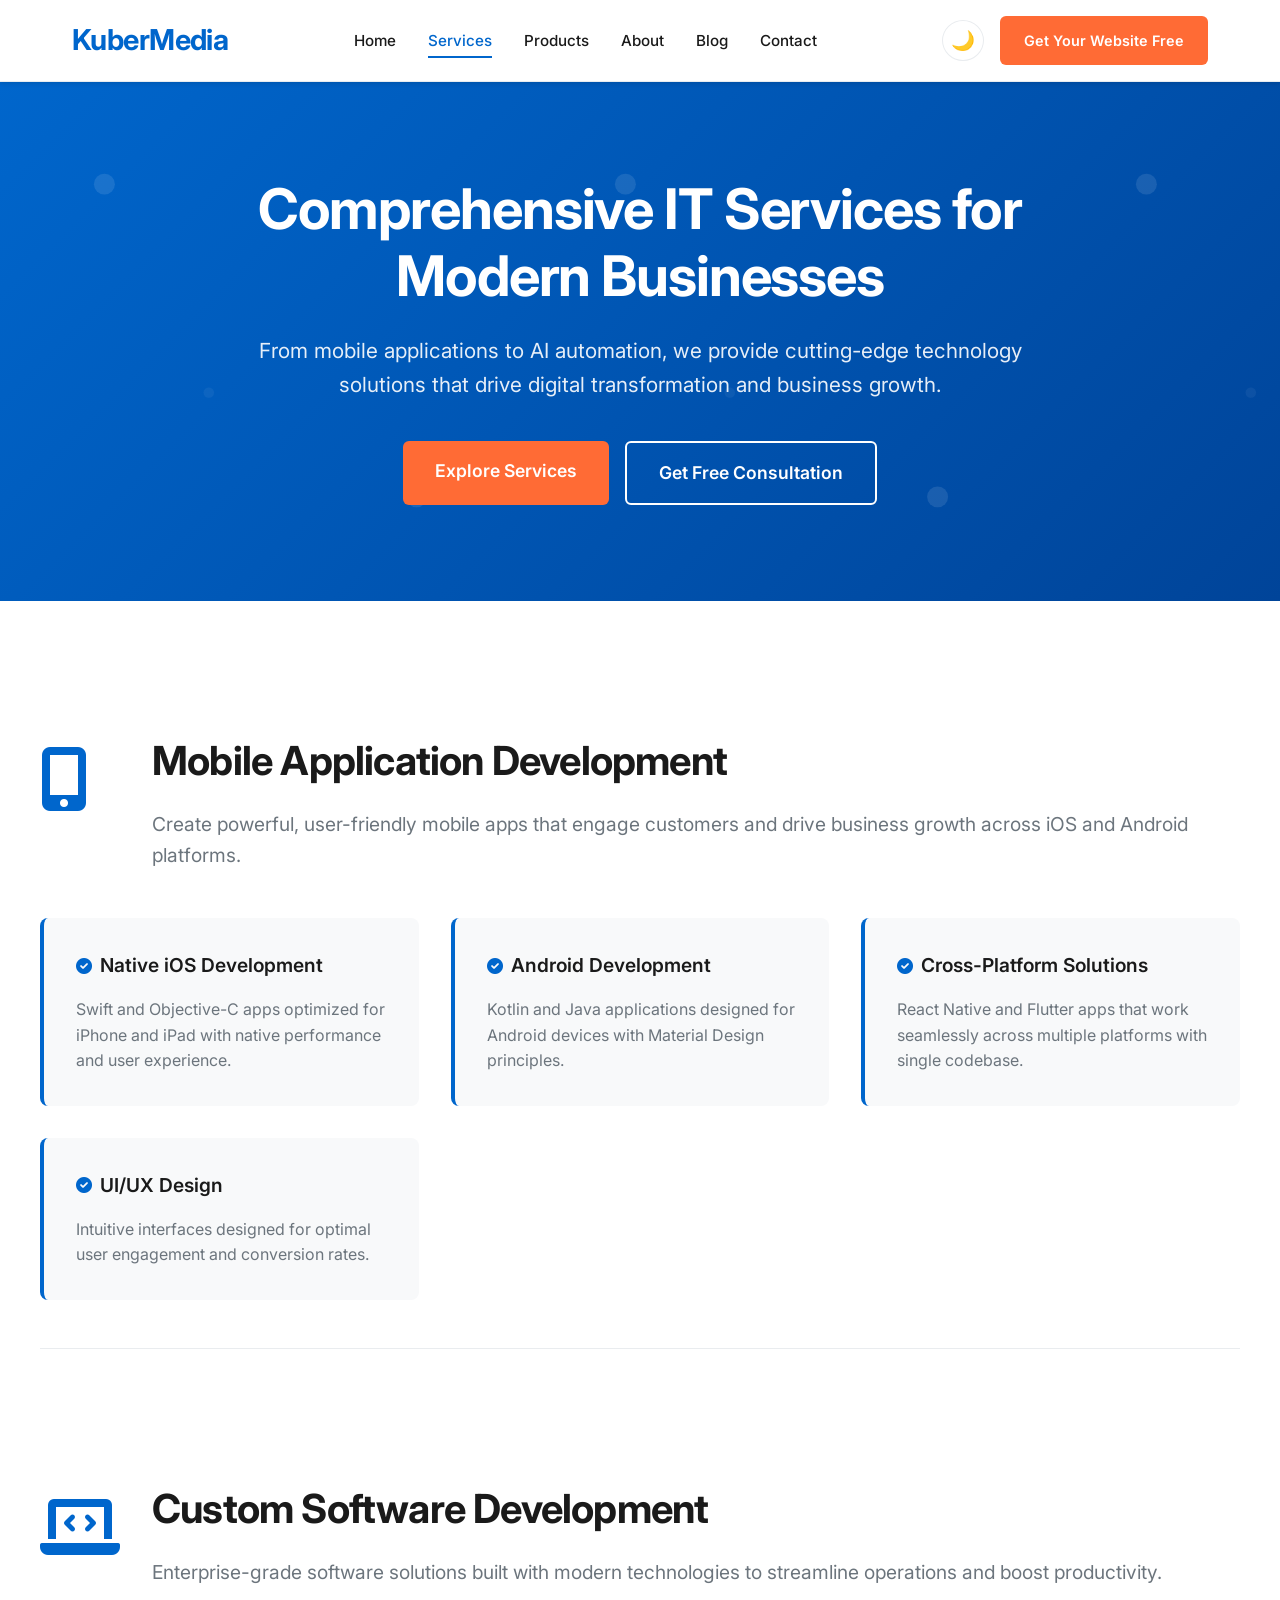
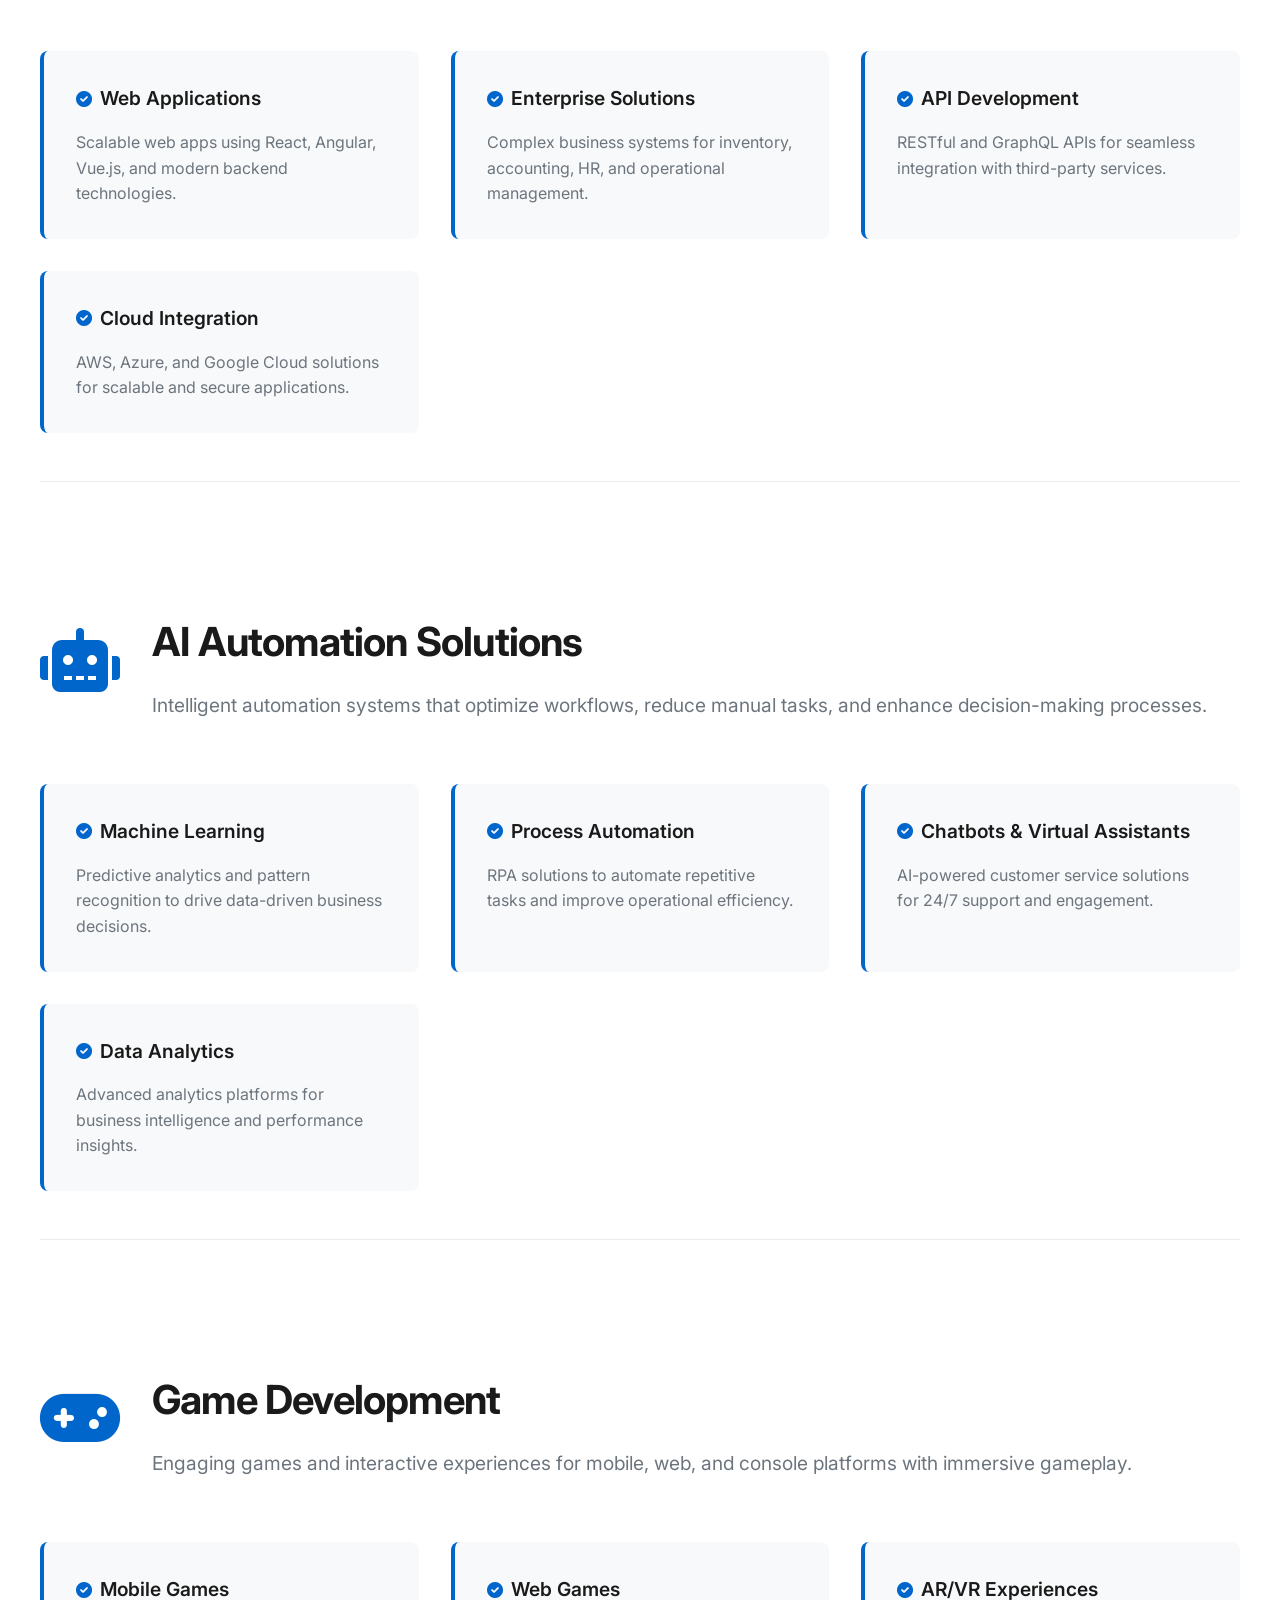
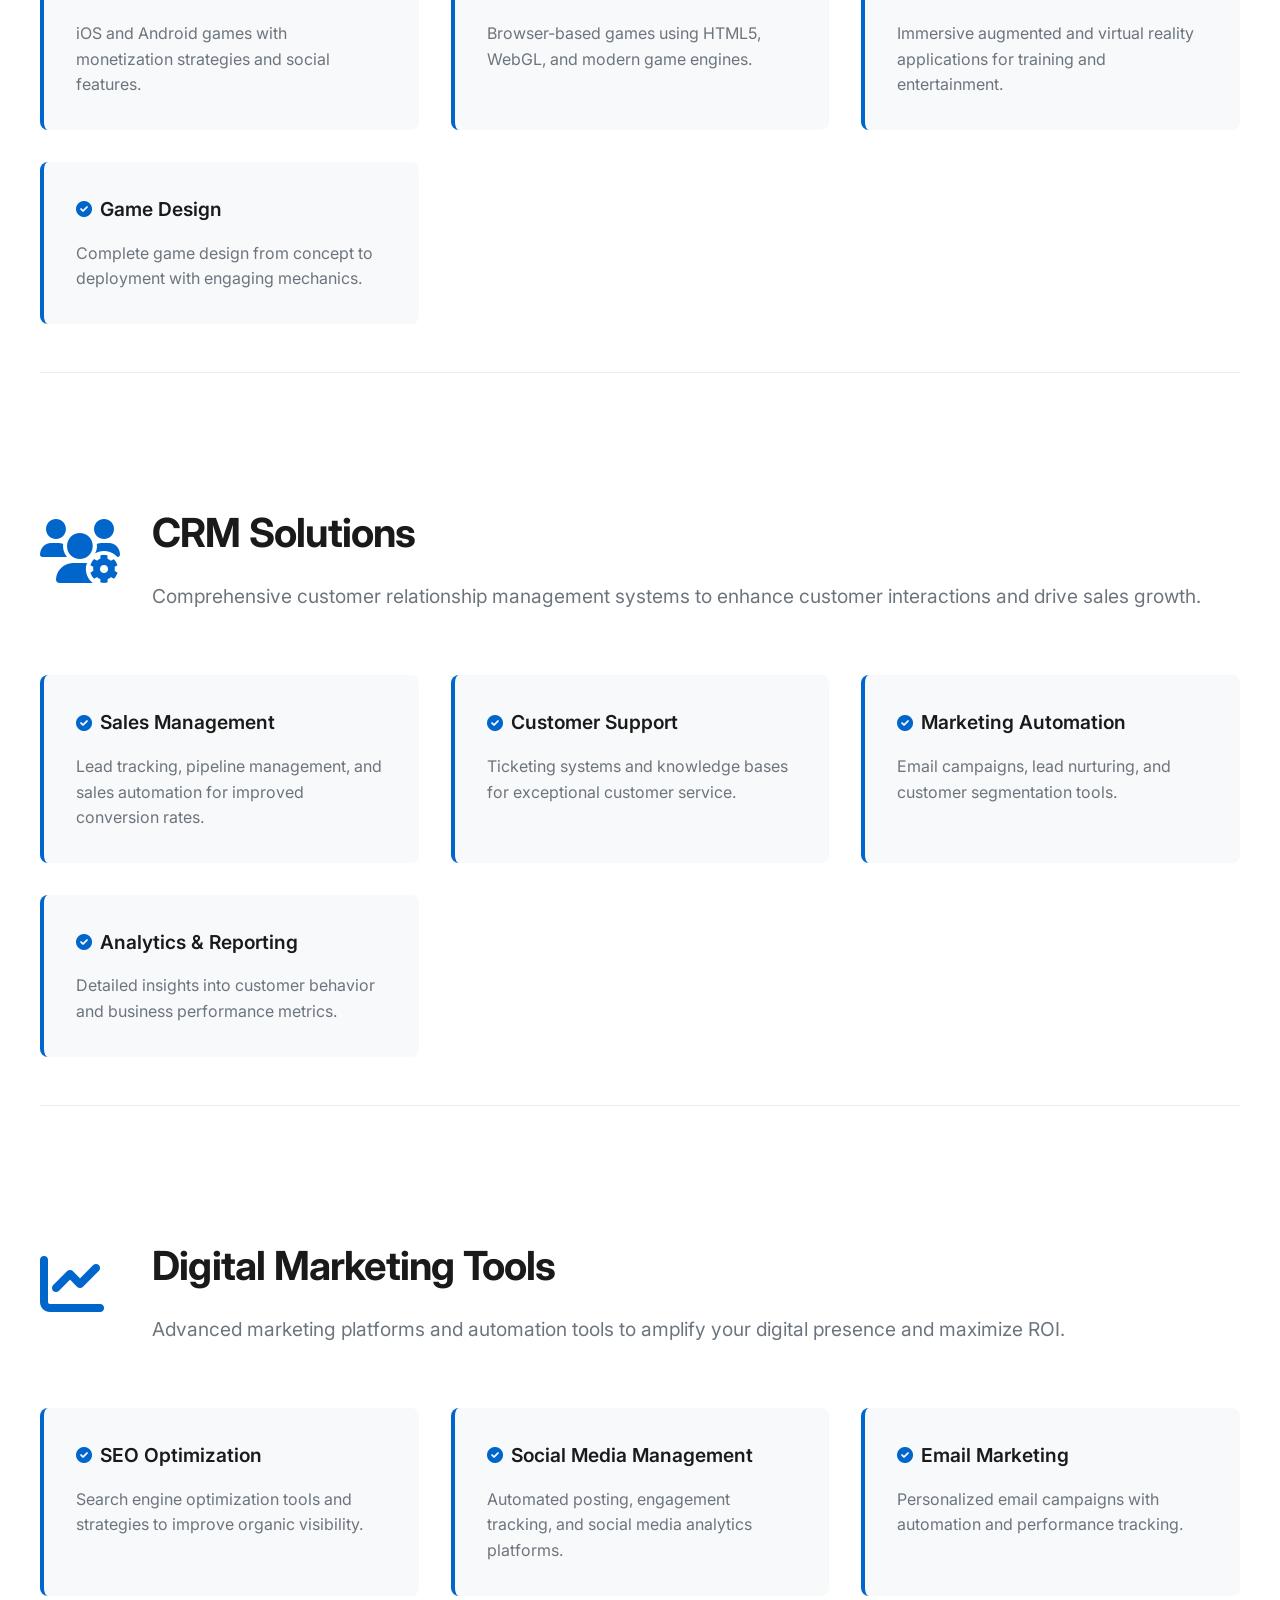
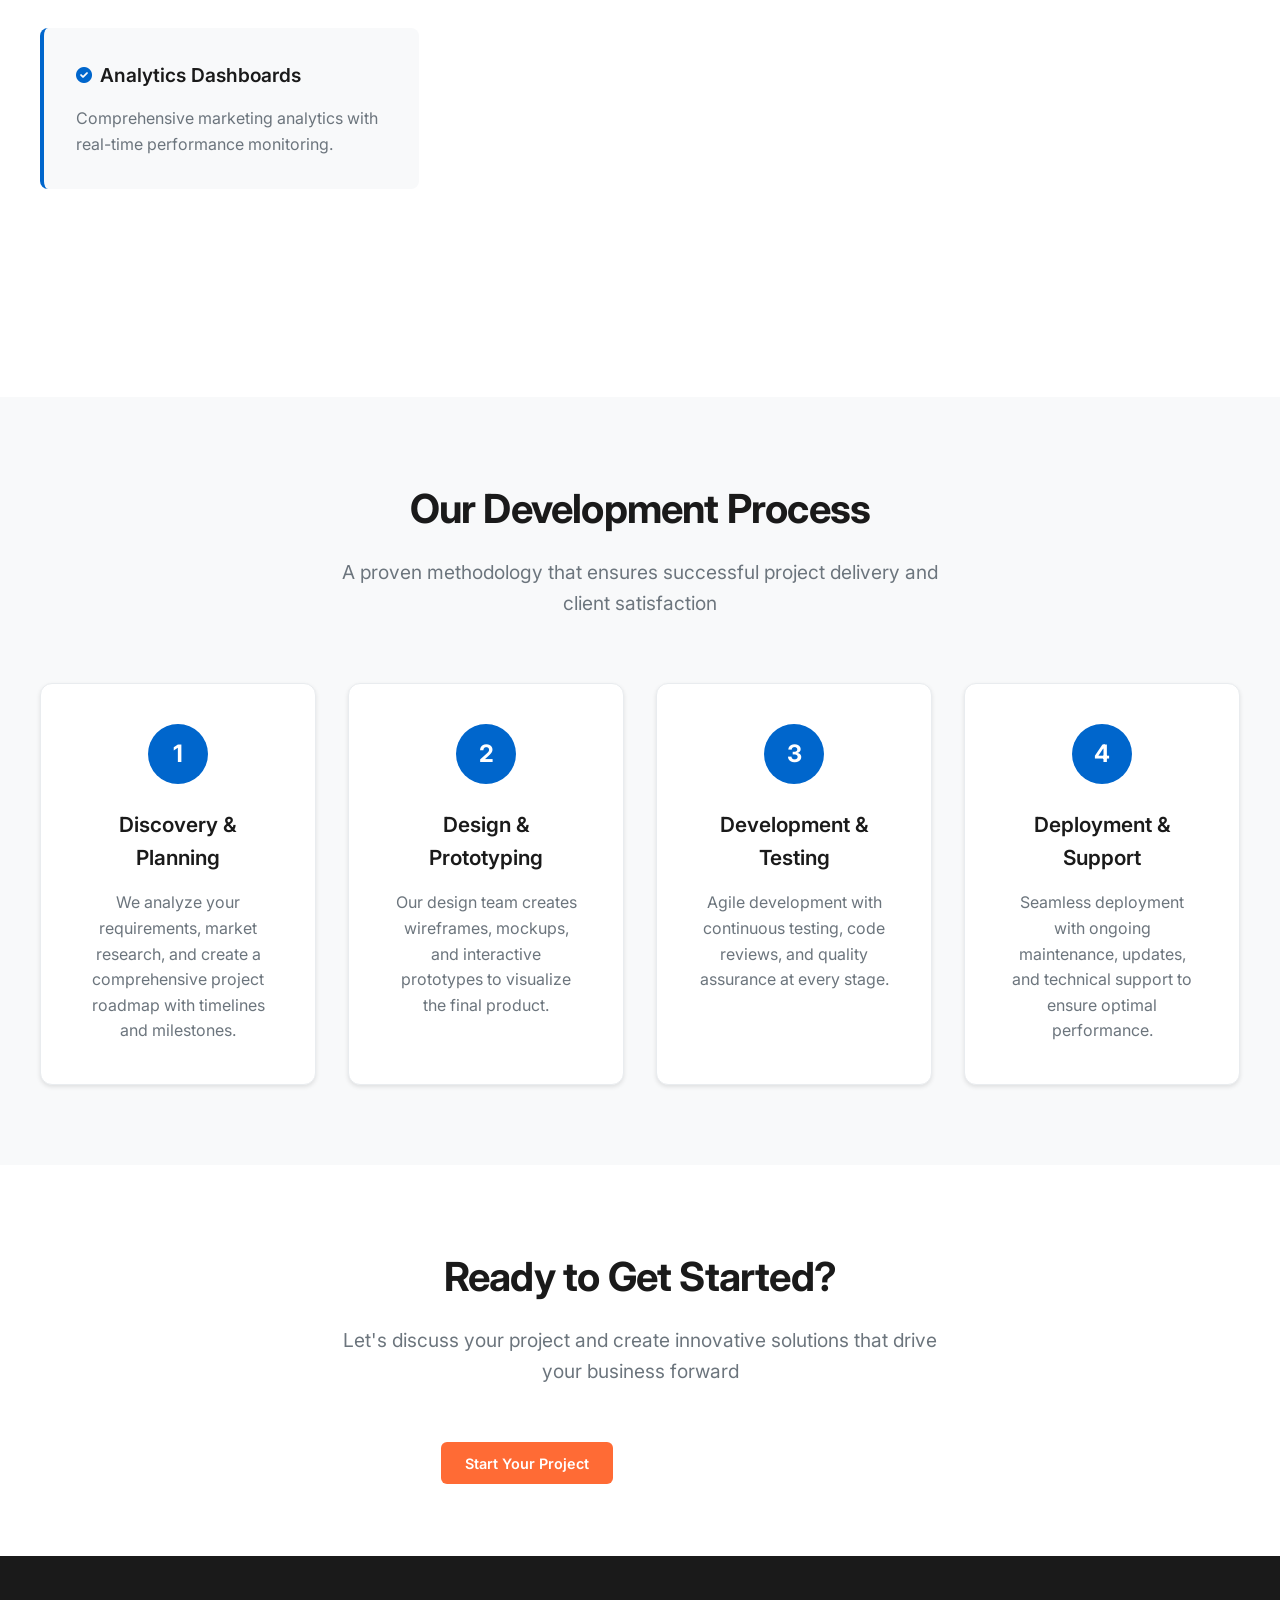
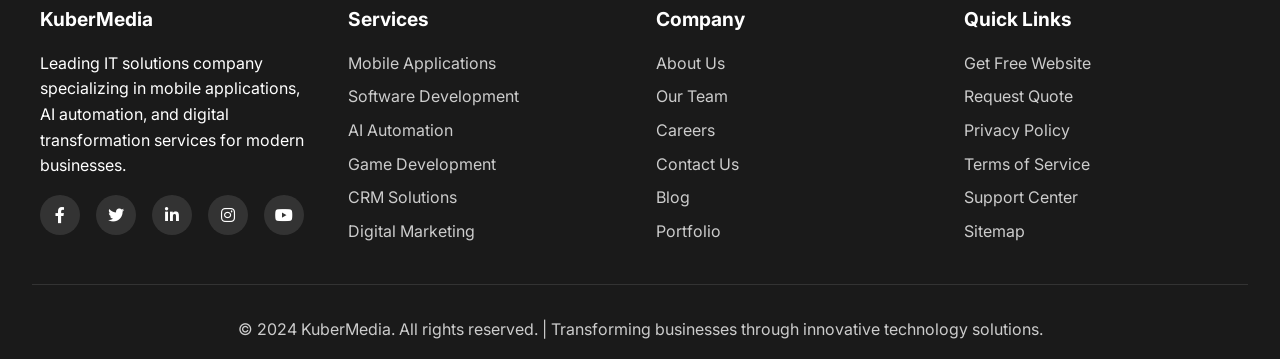
<file: services.html>
<!DOCTYPE html>
<html lang="en">
<head>
  <meta charset="UTF-8">
  <meta name="viewport" content="width=device-width, initial-scale=1.0">
  <title>Our Services - KuberMedia | IT Solutions & Digital Innovation</title>
  <meta name="description" content="Explore KuberMedia's comprehensive IT services: mobile app development, AI automation, software solutions, game development, CRM systems, and digital marketing tools.">
  <meta name="keywords" content="IT services, mobile app development, AI automation, software development, CRM, digital marketing, game development">
  
  <!-- Stylesheets -->
  <link rel="stylesheet" href="css/style.css">
  <link rel="stylesheet" href="https://cdnjs.cloudflare.com/ajax/libs/font-awesome/6.0.0/css/all.min.css">
</head>
<body>
  <!-- Header -->
  <header class="header">
    <div class="nav-container">
      <a href="index.html" class="logo">KuberMedia</a>
      
      <nav>
        <ul class="nav-menu">
          <li><a href="index.html" class="nav-link">Home</a></li>
          <li><a href="services.html" class="nav-link active">Services</a></li>
          <li><a href="products.html" class="nav-link">Products</a></li>
          <li><a href="about.html" class="nav-link">About</a></li>
          <li><a href="blog.html" class="nav-link">Blog</a></li>
          <li><a href="contact.html" class="nav-link">Contact</a></li>
        </ul>
      </nav>
      
      <div class="nav-actions">
        <button class="theme-toggle" aria-label="Toggle dark mode">🌙</button>
        <a href="index.html#contact" class="cta-button">Get Your Website Free</a>
        <button class="mobile-menu-toggle" aria-label="Toggle mobile menu">☰</button>
      </div>
    </div>
  </header>

  <main>
    <!-- Hero Section -->
    <section class="hero">
      <div class="hero-content">
        <h1>Comprehensive IT Services for Modern Businesses</h1>
        <p>From mobile applications to AI automation, we provide cutting-edge technology solutions that drive digital transformation and business growth.</p>
        <div class="hero-cta">
          <a href="#services" class="cta-button">Explore Services</a>
          <a href="contact.html" class="cta-button cta-secondary">Get Free Consultation</a>
        </div>
      </div>
    </section>

    <!-- Services Section -->
    <section class="section" id="services">
      <div class="section-container">
        <!-- Mobile Applications -->
        <div class="service-detail" id="mobile-apps">
          <div class="service-detail-header">
            <div class="service-icon">
              <i class="fas fa-mobile-alt"></i>
            </div>
            <div>
              <h2>Mobile Application Development</h2>
              <p>Create powerful, user-friendly mobile apps that engage customers and drive business growth across iOS and Android platforms.</p>
            </div>
          </div>
          
          <div class="service-features">
            <div class="feature-grid">
              <div class="feature-item">
                <h4><i class="fas fa-check-circle"></i> Native iOS Development</h4>
                <p>Swift and Objective-C apps optimized for iPhone and iPad with native performance and user experience.</p>
              </div>
              <div class="feature-item">
                <h4><i class="fas fa-check-circle"></i> Android Development</h4>
                <p>Kotlin and Java applications designed for Android devices with Material Design principles.</p>
              </div>
              <div class="feature-item">
                <h4><i class="fas fa-check-circle"></i> Cross-Platform Solutions</h4>
                <p>React Native and Flutter apps that work seamlessly across multiple platforms with single codebase.</p>
              </div>
              <div class="feature-item">
                <h4><i class="fas fa-check-circle"></i> UI/UX Design</h4>
                <p>Intuitive interfaces designed for optimal user engagement and conversion rates.</p>
              </div>
            </div>
          </div>
        </div>

        <!-- Software Development -->
        <div class="service-detail" id="software-dev">
          <div class="service-detail-header">
            <div class="service-icon">
              <i class="fas fa-laptop-code"></i>
            </div>
            <div>
              <h2>Custom Software Development</h2>
              <p>Enterprise-grade software solutions built with modern technologies to streamline operations and boost productivity.</p>
            </div>
          </div>
          
          <div class="service-features">
            <div class="feature-grid">
              <div class="feature-item">
                <h4><i class="fas fa-check-circle"></i> Web Applications</h4>
                <p>Scalable web apps using React, Angular, Vue.js, and modern backend technologies.</p>
              </div>
              <div class="feature-item">
                <h4><i class="fas fa-check-circle"></i> Enterprise Solutions</h4>
                <p>Complex business systems for inventory, accounting, HR, and operational management.</p>
              </div>
              <div class="feature-item">
                <h4><i class="fas fa-check-circle"></i> API Development</h4>
                <p>RESTful and GraphQL APIs for seamless integration with third-party services.</p>
              </div>
              <div class="feature-item">
                <h4><i class="fas fa-check-circle"></i> Cloud Integration</h4>
                <p>AWS, Azure, and Google Cloud solutions for scalable and secure applications.</p>
              </div>
            </div>
          </div>
        </div>

        <!-- AI Automation -->
        <div class="service-detail" id="ai-automation">
          <div class="service-detail-header">
            <div class="service-icon">
              <i class="fas fa-robot"></i>
            </div>
            <div>
              <h2>AI Automation Solutions</h2>
              <p>Intelligent automation systems that optimize workflows, reduce manual tasks, and enhance decision-making processes.</p>
            </div>
          </div>
          
          <div class="service-features">
            <div class="feature-grid">
              <div class="feature-item">
                <h4><i class="fas fa-check-circle"></i> Machine Learning</h4>
                <p>Predictive analytics and pattern recognition to drive data-driven business decisions.</p>
              </div>
              <div class="feature-item">
                <h4><i class="fas fa-check-circle"></i> Process Automation</h4>
                <p>RPA solutions to automate repetitive tasks and improve operational efficiency.</p>
              </div>
              <div class="feature-item">
                <h4><i class="fas fa-check-circle"></i> Chatbots & Virtual Assistants</h4>
                <p>AI-powered customer service solutions for 24/7 support and engagement.</p>
              </div>
              <div class="feature-item">
                <h4><i class="fas fa-check-circle"></i> Data Analytics</h4>
                <p>Advanced analytics platforms for business intelligence and performance insights.</p>
              </div>
            </div>
          </div>
        </div>

        <!-- Game Development -->
        <div class="service-detail" id="games">
          <div class="service-detail-header">
            <div class="service-icon">
              <i class="fas fa-gamepad"></i>
            </div>
            <div>
              <h2>Game Development</h2>
              <p>Engaging games and interactive experiences for mobile, web, and console platforms with immersive gameplay.</p>
            </div>
          </div>
          
          <div class="service-features">
            <div class="feature-grid">
              <div class="feature-item">
                <h4><i class="fas fa-check-circle"></i> Mobile Games</h4>
                <p>iOS and Android games with monetization strategies and social features.</p>
              </div>
              <div class="feature-item">
                <h4><i class="fas fa-check-circle"></i> Web Games</h4>
                <p>Browser-based games using HTML5, WebGL, and modern game engines.</p>
              </div>
              <div class="feature-item">
                <h4><i class="fas fa-check-circle"></i> AR/VR Experiences</h4>
                <p>Immersive augmented and virtual reality applications for training and entertainment.</p>
              </div>
              <div class="feature-item">
                <h4><i class="fas fa-check-circle"></i> Game Design</h4>
                <p>Complete game design from concept to deployment with engaging mechanics.</p>
              </div>
            </div>
          </div>
        </div>

        <!-- CRM Solutions -->
        <div class="service-detail" id="crm">
          <div class="service-detail-header">
            <div class="service-icon">
              <i class="fas fa-users-cog"></i>
            </div>
            <div>
              <h2>CRM Solutions</h2>
              <p>Comprehensive customer relationship management systems to enhance customer interactions and drive sales growth.</p>
            </div>
          </div>
          
          <div class="service-features">
            <div class="feature-grid">
              <div class="feature-item">
                <h4><i class="fas fa-check-circle"></i> Sales Management</h4>
                <p>Lead tracking, pipeline management, and sales automation for improved conversion rates.</p>
              </div>
              <div class="feature-item">
                <h4><i class="fas fa-check-circle"></i> Customer Support</h4>
                <p>Ticketing systems and knowledge bases for exceptional customer service.</p>
              </div>
              <div class="feature-item">
                <h4><i class="fas fa-check-circle"></i> Marketing Automation</h4>
                <p>Email campaigns, lead nurturing, and customer segmentation tools.</p>
              </div>
              <div class="feature-item">
                <h4><i class="fas fa-check-circle"></i> Analytics & Reporting</h4>
                <p>Detailed insights into customer behavior and business performance metrics.</p>
              </div>
            </div>
          </div>
        </div>

        <!-- Digital Marketing Tools -->
        <div class="service-detail" id="marketing">
          <div class="service-detail-header">
            <div class="service-icon">
              <i class="fas fa-chart-line"></i>
            </div>
            <div>
              <h2>Digital Marketing Tools</h2>
              <p>Advanced marketing platforms and automation tools to amplify your digital presence and maximize ROI.</p>
            </div>
          </div>
          
          <div class="service-features">
            <div class="feature-grid">
              <div class="feature-item">
                <h4><i class="fas fa-check-circle"></i> SEO Optimization</h4>
                <p>Search engine optimization tools and strategies to improve organic visibility.</p>
              </div>
              <div class="feature-item">
                <h4><i class="fas fa-check-circle"></i> Social Media Management</h4>
                <p>Automated posting, engagement tracking, and social media analytics platforms.</p>
              </div>
              <div class="feature-item">
                <h4><i class="fas fa-check-circle"></i> Email Marketing</h4>
                <p>Personalized email campaigns with automation and performance tracking.</p>
              </div>
              <div class="feature-item">
                <h4><i class="fas fa-check-circle"></i> Analytics Dashboards</h4>
                <p>Comprehensive marketing analytics with real-time performance monitoring.</p>
              </div>
            </div>
          </div>
        </div>
      </div>
    </section>

    <!-- Process Section -->
    <section class="section" style="background: var(--light-gray);">
      <div class="section-container">
        <div class="section-header">
          <h2 class="section-title">Our Development Process</h2>
          <p class="section-subtitle">A proven methodology that ensures successful project delivery and client satisfaction</p>
        </div>
        
        <div class="process-grid">
          <div class="process-step">
            <div class="step-number">1</div>
            <h3>Discovery & Planning</h3>
            <p>We analyze your requirements, market research, and create a comprehensive project roadmap with timelines and milestones.</p>
          </div>
          
          <div class="process-step">
            <div class="step-number">2</div>
            <h3>Design & Prototyping</h3>
            <p>Our design team creates wireframes, mockups, and interactive prototypes to visualize the final product.</p>
          </div>
          
          <div class="process-step">
            <div class="step-number">3</div>
            <h3>Development & Testing</h3>
            <p>Agile development with continuous testing, code reviews, and quality assurance at every stage.</p>
          </div>
          
          <div class="process-step">
            <div class="step-number">4</div>
            <h3>Deployment & Support</h3>
            <p>Seamless deployment with ongoing maintenance, updates, and technical support to ensure optimal performance.</p>
          </div>
        </div>
      </div>
    </section>

    <!-- CTA Section -->
    <section class="section">
      <div class="section-container">
        <div class="section-header">
          <h2 class="section-title">Ready to Get Started?</h2>
          <p class="section-subtitle">Let's discuss your project and create innovative solutions that drive your business forward</p>
        </div>
        
        <div class="text-center">
          <a href="contact.html" class="cta-button" style="margin-right: 1rem;">Start Your Project</a>
          <a href="index.html#contact" class="cta-button cta-secondary">Get Free Consultation</a>
        </div>
      </div>
    </section>
  </main>

  <!-- Footer -->
  <footer class="footer">
    <div class="footer-content">
      <div class="footer-section">
        <h3>KuberMedia</h3>
        <p>Leading IT solutions company specializing in mobile applications, AI automation, and digital transformation services for modern businesses.</p>
        <div class="social-links">
          <a href="#" aria-label="Facebook"><i class="fab fa-facebook-f"></i></a>
          <a href="#" aria-label="Twitter"><i class="fab fa-twitter"></i></a>
          <a href="#" aria-label="LinkedIn"><i class="fab fa-linkedin-in"></i></a>
          <a href="#" aria-label="Instagram"><i class="fab fa-instagram"></i></a>
          <a href="#" aria-label="YouTube"><i class="fab fa-youtube"></i></a>
        </div>
      </div>
      
      <div class="footer-section">
        <h3>Services</h3>
        <ul>
          <li><a href="#mobile-apps">Mobile Applications</a></li>
          <li><a href="#software-dev">Software Development</a></li>
          <li><a href="#ai-automation">AI Automation</a></li>
          <li><a href="#games">Game Development</a></li>
          <li><a href="#crm">CRM Solutions</a></li>
          <li><a href="#marketing">Digital Marketing</a></li>
        </ul>
      </div>
      
      <div class="footer-section">
        <h3>Company</h3>
        <ul>
          <li><a href="about.html">About Us</a></li>
          <li><a href="about.html#team">Our Team</a></li>
          <li><a href="about.html#careers">Careers</a></li>
          <li><a href="contact.html">Contact Us</a></li>
          <li><a href="blog.html">Blog</a></li>
          <li><a href="products.html">Portfolio</a></li>
        </ul>
      </div>
      
      <div class="footer-section">
        <h3>Quick Links</h3>
        <ul>
          <li><a href="index.html#contact">Get Free Website</a></li>
          <li><a href="contact.html">Request Quote</a></li>
          <li><a href="/privacy-policy">Privacy Policy</a></li>
          <li><a href="/terms-of-service">Terms of Service</a></li>
          <li><a href="/support">Support Center</a></li>
          <li><a href="/sitemap">Sitemap</a></li>
        </ul>
      </div>
    </div>
    
    <div class="footer-bottom">
      <p>&copy; 2024 KuberMedia. All rights reserved. | Transforming businesses through innovative technology solutions.</p>
    </div>
  </footer>

  <script src="js/script.js"></script>
</body>
</html>
</file>
<file: css/style.css>
/* San Francisco Font Import */
@import url('https://fonts.googleapis.com/css2?family=Inter:wght@300;400;500;600;700&display=swap');

/* CSS Variables for Color Scheme */
:root {
  --primary-blue: #0066CC;
  --primary-black: #1a1a1a;
  --primary-white: #ffffff;
  --accent-orange: #FF6B35;
  --light-gray: #f8f9fa;
  --medium-gray: #6c757d;
  --dark-gray: #343a40;
  --border-color: #e9ecef;
  --shadow: 0 2px 4px rgba(0,0,0,0.1);
  --shadow-lg: 0 10px 25px rgba(0,0,0,0.15);
}

/* Dark Theme Variables */
[data-theme="dark"] {
  --primary-white: #1a1a1a;
  --primary-black: #ffffff;
  --light-gray: #2a2a2a;
  --border-color: #404040;
  --medium-gray: #a0a0a0;
}

/* Reset and Base Styles */
* {
  margin: 0;
  padding: 0;
  box-sizing: border-box;
}

body {
  font-family: 'Inter', -apple-system, BlinkMacSystemFont, 'Segoe UI', sans-serif;
  background-color: var(--primary-white);
  color: var(--primary-black);
  line-height: 1.6;
  transition: all 0.3s ease;
}

/* Header and Navigation */
.header {
  position: fixed;
  top: 0;
  left: 0;
  right: 0;
  background: var(--primary-white);
  border-bottom: 1px solid var(--border-color);
  z-index: 1000;
  transition: all 0.3s ease;
  box-shadow: var(--shadow);
}

.nav-container {
  max-width: 1200px;
  margin: 0 auto;
  display: flex;
  justify-content: space-between;
  align-items: center;
  padding: 1rem 2rem;
}

.logo {
  font-size: 1.8rem;
  font-weight: 700;
  color: var(--primary-blue);
  text-decoration: none;
  letter-spacing: -0.02em;
}

.nav-menu {
  display: flex;
  list-style: none;
  gap: 2rem;
  align-items: center;
}

.nav-link {
  text-decoration: none;
  color: var(--primary-black);
  font-weight: 500;
  font-size: 0.95rem;
  transition: color 0.3s ease;
  position: relative;
}

.nav-link:hover {
  color: var(--primary-blue);
}

.nav-link.active {
  color: var(--primary-blue);
}

.nav-link.active::after {
  content: '';
  position: absolute;
  bottom: -8px;
  left: 0;
  right: 0;
  height: 2px;
  background: var(--primary-blue);
}

.nav-actions {
  display: flex;
  align-items: center;
  gap: 1rem;
}

.theme-toggle {
  background: none;
  border: 1px solid var(--border-color);
  padding: 0.5rem;
  border-radius: 50%;
  cursor: pointer;
  font-size: 1.2rem;
  transition: all 0.3s ease;
}

.theme-toggle:hover {
  background: var(--light-gray);
}

.cta-button {
  background: var(--accent-orange);
  color: white;
  padding: 0.8rem 1.5rem;
  border: none;
  border-radius: 6px;
  font-weight: 600;
  text-decoration: none;
  transition: all 0.3s ease;
  font-size: 0.9rem;
  cursor: pointer;
}

.cta-button:hover {
  background: #e55a2b;
  transform: translateY(-2px);
  box-shadow: var(--shadow-lg);
}

/* Mobile Menu */
.mobile-menu-toggle {
  display: none;
  background: none;
  border: none;
  font-size: 1.5rem;
  cursor: pointer;
  color: var(--primary-black);
}

/* Main Content */
main {
  margin-top: 80px;
  min-height: calc(100vh - 80px);
}

/* Hero Section */
.hero {
  background: linear-gradient(135deg, var(--primary-blue) 0%, #004499 100%);
  color: white;
  padding: 6rem 2rem;
  text-align: center;
  position: relative;
  overflow: hidden;
}

.hero::before {
  content: '';
  position: absolute;
  top: 0;
  left: 0;
  right: 0;
  bottom: 0;
  background: url('data:image/svg+xml,<svg xmlns="http://www.w3.org/2000/svg" viewBox="0 0 100 100"><circle cx="20" cy="20" r="2" fill="rgba(255,255,255,0.1)"/><circle cx="80" cy="80" r="2" fill="rgba(255,255,255,0.1)"/><circle cx="40" cy="60" r="1" fill="rgba(255,255,255,0.05)"/></svg>');
  animation: float 20s infinite linear;
}

@keyframes float {
  0% { transform: translateY(0px) rotate(0deg); }
  100% { transform: translateY(-100px) rotate(360deg); }
}

.hero-content {
  max-width: 800px;
  margin: 0 auto;
  position: relative;
  z-index: 2;
}

.hero h1 {
  font-size: 3.5rem;
  font-weight: 700;
  margin-bottom: 1.5rem;
  line-height: 1.2;
  letter-spacing: -0.02em;
}

.hero p {
  font-size: 1.3rem;
  margin-bottom: 2.5rem;
  opacity: 0.9;
  font-weight: 400;
}

.hero-cta {
  display: flex;
  gap: 1rem;
  justify-content: center;
  flex-wrap: wrap;
}

.hero-cta .cta-button {
  font-size: 1.1rem;
  padding: 1rem 2rem;
}

.cta-secondary {
  background: transparent;
  color: white;
  border: 2px solid white;
}

.cta-secondary:hover {
  background: white;
  color: var(--primary-blue);
}

/* Section Styles */
.section {
  padding: 5rem 2rem;
}

.section-container {
  max-width: 1200px;
  margin: 0 auto;
}

.section-header {
  text-align: center;
  margin-bottom: 4rem;
}

.section-title {
  font-size: 2.5rem;
  font-weight: 700;
  color: var(--primary-black);
  margin-bottom: 1rem;
  letter-spacing: -0.02em;
}

.section-subtitle {
  font-size: 1.2rem;
  color: var(--medium-gray);
  max-width: 600px;
  margin: 0 auto;
}

/* Services Grid */
.services-grid {
  display: grid;
  grid-template-columns: repeat(auto-fit, minmax(300px, 1fr));
  gap: 2rem;
  margin-top: 3rem;
}

.service-card {
  background: var(--primary-white);
  border: 1px solid var(--border-color);
  border-radius: 12px;
  padding: 2.5rem;
  text-align: center;
  transition: all 0.3s ease;
  position: relative;
  overflow: hidden;
}

.service-card::before {
  content: '';
  position: absolute;
  top: 0;
  left: 0;
  right: 0;
  height: 4px;
  background: var(--primary-blue);
  transform: scaleX(0);
  transition: transform 0.3s ease;
}

.service-card:hover::before {
  transform: scaleX(1);
}

.service-card:hover {
  transform: translateY(-5px);
  box-shadow: var(--shadow-lg);
  border-color: var(--primary-blue);
}

.service-icon {
  font-size: 3rem;
  color: var(--primary-blue);
  margin-bottom: 1.5rem;
}

.service-card h3 {
  font-size: 1.5rem;
  font-weight: 600;
  margin-bottom: 1rem;
  color: var(--primary-black);
}

.service-card p {
  color: var(--medium-gray);
  line-height: 1.6;
}

/* Stats Section */
.stats {
  background: var(--light-gray);
  padding: 4rem 2rem;
}

.stats-grid {
  display: grid;
  grid-template-columns: repeat(auto-fit, minmax(200px, 1fr));
  gap: 2rem;
  text-align: center;
}

.stat-item h3 {
  font-size: 3rem;
  font-weight: 700;
  color: var(--primary-blue);
  margin-bottom: 0.5rem;
}

.stat-item p {
  color: var(--medium-gray);
  font-weight: 500;
}

/* Testimonials */
.testimonials {
  background: var(--primary-white);
}

.testimonial-grid {
  display: grid;
  grid-template-columns: repeat(auto-fit, minmax(350px, 1fr));
  gap: 2rem;
}

.testimonial-card {
  background: var(--light-gray);
  border-radius: 12px;
  padding: 2rem;
  position: relative;
}

.testimonial-content {
  font-style: italic;
  margin-bottom: 1.5rem;
  font-size: 1.1rem;
  line-height: 1.6;
}

.testimonial-author {
  display: flex;
  align-items: center;
  gap: 1rem;
}

.author-avatar {
  width: 50px;
  height: 50px;
  border-radius: 50%;
  background: var(--primary-blue);
  display: flex;
  align-items: center;
  justify-content: center;
  color: white;
  font-weight: 600;
}

.author-info h4 {
  font-weight: 600;
  color: var(--primary-black);
}

.author-info p {
  color: var(--medium-gray);
  font-size: 0.9rem;
}

/* Contact Form */
.contact-form {
  max-width: 600px;
  margin: 0 auto;
  background: var(--primary-white);
  border: 1px solid var(--border-color);
  border-radius: 12px;
  padding: 2.5rem;
  box-shadow: var(--shadow);
}

.form-group {
  margin-bottom: 1.5rem;
}

.form-group label {
  display: block;
  margin-bottom: 0.5rem;
  font-weight: 500;
  color: var(--primary-black);
}

.form-group input,
.form-group select,
.form-group textarea {
  width: 100%;
  padding: 0.8rem;
  border: 1px solid var(--border-color);
  border-radius: 6px;
  font-family: inherit;
  font-size: 1rem;
  background: var(--primary-white);
  color: var(--primary-black);
  transition: border-color 0.3s ease;
}

.form-group input:focus,
.form-group select:focus,
.form-group textarea:focus {
  outline: none;
  border-color: var(--primary-blue);
  box-shadow: 0 0 0 3px rgba(0, 102, 204, 0.1);
}

.form-group textarea {
  resize: vertical;
  min-height: 120px;
}

/* Newsletter */
.newsletter {
  background: var(--primary-black);
  color: var(--primary-white);
  text-align: center;
  padding: 4rem 2rem;
}

.newsletter h2 {
  font-size: 2rem;
  margin-bottom: 1rem;
}

.newsletter p {
  margin-bottom: 2rem;
  opacity: 0.8;
}

.newsletter-form {
  display: flex;
  max-width: 400px;
  margin: 0 auto;
  gap: 1rem;
}

.newsletter-form input {
  flex: 1;
  padding: 0.8rem;
  border: none;
  border-radius: 6px;
  font-family: inherit;
}

.newsletter-form button {
  background: var(--accent-orange);
  color: white;
  border: none;
  padding: 0.8rem 1.5rem;
  border-radius: 6px;
  font-weight: 600;
  cursor: pointer;
  transition: background 0.3s ease;
}

.newsletter-form button:hover {
  background: #e55a2b;
}

/* Footer */
.footer {
  background: var(--primary-black);
  color: var(--primary-white);
  padding: 3rem 2rem 1rem;
}

.footer-content {
  max-width: 1200px;
  margin: 0 auto;
  display: grid;
  grid-template-columns: repeat(auto-fit, minmax(250px, 1fr));
  gap: 2rem;
  margin-bottom: 2rem;
}

.footer-section h3 {
  font-size: 1.2rem;
  margin-bottom: 1rem;
  color: var(--primary-white);
}

.footer-section ul {
  list-style: none;
}

.footer-section ul li {
  margin-bottom: 0.5rem;
}

.footer-section ul li a {
  color: #ccc;
  text-decoration: none;
  transition: color 0.3s ease;
}

.footer-section ul li a:hover {
  color: var(--accent-orange);
}

.social-links {
  display: flex;
  gap: 1rem;
  margin-top: 1rem;
}

.social-links a {
  display: inline-block;
  width: 40px;
  height: 40px;
  background: #333;
  color: white;
  text-align: center;
  line-height: 40px;
  border-radius: 50%;
  transition: all 0.3s ease;
  text-decoration: none;
}

.social-links a:hover {
  background: var(--accent-orange);
  transform: translateY(-2px);
}

.footer-bottom {
  border-top: 1px solid #333;
  padding-top: 2rem;
  text-align: center;
  color: #ccc;
}

/* Responsive Design */
@media (max-width: 768px) {
  .nav-menu {
    display: none;
  }
  
  .mobile-menu-toggle {
    display: block;
  }
  
  .hero h1 {
    font-size: 2.5rem;
  }
  
  .hero p {
    font-size: 1.1rem;
  }
  
  .hero-cta {
    flex-direction: column;
    align-items: center;
  }
  
  .section-title {
    font-size: 2rem;
  }
  
  .services-grid {
    grid-template-columns: 1fr;
  }
  
  .newsletter-form {
    flex-direction: column;
  }
  
  .footer-content {
    grid-template-columns: 1fr;
    text-align: center;
  }
  
  .nav-container {
    padding: 1rem;
  }
}

/* Animations */
@keyframes fadeIn {
  from {
    opacity: 0;
    transform: translateY(20px);
  }
  to {
    opacity: 1;
    transform: translateY(0);
  }
}

.fade-in {
  animation: fadeIn 0.6s ease forwards;
}

/* Loading States */
.loading {
  opacity: 0.6;
  pointer-events: none;
}

/* Button Focus States */
.cta-button:focus,
.theme-toggle:focus {
  outline: 2px solid var(--primary-blue);
  outline-offset: 2px;
}

/* Service Detail Styles */
.service-detail {
  margin-bottom: 5rem;
  padding: 3rem 0;
  border-bottom: 1px solid var(--border-color);
}

.service-detail:last-child {
  border-bottom: none;
}

.service-detail-header {
  display: flex;
  align-items: flex-start;
  gap: 2rem;
  margin-bottom: 3rem;
}

.service-detail-header .service-icon {
  font-size: 4rem;
  color: var(--primary-blue);
  min-width: 80px;
}

.service-detail-header h2 {
  font-size: 2.5rem;
  font-weight: 700;
  color: var(--primary-black);
  margin-bottom: 1rem;
  letter-spacing: -0.02em;
}

.service-detail-header p {
  font-size: 1.2rem;
  color: var(--medium-gray);
  line-height: 1.6;
}

.service-features {
  margin-top: 2rem;
}

.feature-grid {
  display: grid;
  grid-template-columns: repeat(auto-fit, minmax(300px, 1fr));
  gap: 2rem;
}

.feature-item {
  background: var(--light-gray);
  padding: 2rem;
  border-radius: 8px;
  border-left: 4px solid var(--primary-blue);
}

.feature-item h4 {
  font-size: 1.2rem;
  font-weight: 600;
  color: var(--primary-black);
  margin-bottom: 1rem;
  display: flex;
  align-items: center;
  gap: 0.5rem;
}

.feature-item h4 i {
  color: var(--primary-blue);
  font-size: 1rem;
}

.feature-item p {
  color: var(--medium-gray);
  line-height: 1.6;
}

/* Process Grid Styles */
.process-grid {
  display: grid;
  grid-template-columns: repeat(auto-fit, minmax(250px, 1fr));
  gap: 2rem;
  margin-top: 3rem;
}

.process-step {
  background: var(--primary-white);
  padding: 2.5rem;
  border-radius: 12px;
  text-align: center;
  box-shadow: var(--shadow);
  border: 1px solid var(--border-color);
  position: relative;
}

.step-number {
  width: 60px;
  height: 60px;
  background: var(--primary-blue);
  color: white;
  border-radius: 50%;
  display: flex;
  align-items: center;
  justify-content: center;
  font-size: 1.5rem;
  font-weight: 700;
  margin: 0 auto 1.5rem;
}

.process-step h3 {
  font-size: 1.3rem;
  font-weight: 600;
  color: var(--primary-black);
  margin-bottom: 1rem;
}

.process-step p {
  color: var(--medium-gray);
  line-height: 1.6;
}

/* Portfolio Styles */
.portfolio-filters {
  display: flex;
  justify-content: center;
  gap: 1rem;
  margin-top: 2rem;
  flex-wrap: wrap;
}

.filter-btn {
  background: var(--primary-white);
  border: 2px solid var(--border-color);
  padding: 0.8rem 1.5rem;
  border-radius: 25px;
  font-weight: 500;
  cursor: pointer;
  transition: all 0.3s ease;
  color: var(--primary-black);
}

.filter-btn:hover,
.filter-btn.active {
  background: var(--primary-blue);
  color: white;
  border-color: var(--primary-blue);
}

.portfolio-grid {
  display: grid;
  grid-template-columns: repeat(auto-fit, minmax(350px, 1fr));
  gap: 2rem;
  margin-top: 3rem;
}

.portfolio-item {
  background: var(--primary-white);
  border-radius: 12px;
  overflow: hidden;
  box-shadow: var(--shadow);
  border: 1px solid var(--border-color);
  transition: all 0.3s ease;
}

.portfolio-item:hover {
  transform: translateY(-5px);
  box-shadow: var(--shadow-lg);
}

.portfolio-image {
  height: 200px;
  background: var(--light-gray);
  position: relative;
  overflow: hidden;
}

.portfolio-placeholder {
  display: flex;
  align-items: center;
  justify-content: center;
  height: 100%;
  color: var(--primary-blue);
  font-size: 4rem;
  background: linear-gradient(135deg, var(--light-gray) 0%, #f1f3f4 100%);
}

.portfolio-content {
  padding: 2rem;
}

.portfolio-content h3 {
  font-size: 1.4rem;
  font-weight: 600;
  color: var(--primary-black);
  margin-bottom: 1rem;
}

.portfolio-content p {
  color: var(--medium-gray);
  margin-bottom: 1.5rem;
  line-height: 1.6;
}

.portfolio-tags {
  display: flex;
  flex-wrap: wrap;
  gap: 0.5rem;
  margin-bottom: 1.5rem;
}

.tag {
  background: var(--primary-blue);
  color: white;
  padding: 0.3rem 0.8rem;
  border-radius: 15px;
  font-size: 0.8rem;
  font-weight: 500;
}

.portfolio-stats {
  display: flex;
  justify-content: space-between;
  gap: 1rem;
}

.stat {
  text-align: center;
}

.stat strong {
  display: block;
  font-size: 1.2rem;
  font-weight: 700;
  color: var(--primary-blue);
}

.stat span {
  font-size: 0.9rem;
  color: var(--medium-gray);
}

/* Case Study Styles */
.case-study {
  background: var(--primary-white);
  border-radius: 12px;
  padding: 3rem;
  box-shadow: var(--shadow);
}

.case-study-content {
  display: grid;
  grid-template-columns: 2fr 1fr;
  gap: 3rem;
  align-items: start;
}

.case-study-info h3 {
  font-size: 2rem;
  font-weight: 700;
  color: var(--primary-black);
  margin-bottom: 0.5rem;
}

.case-study-subtitle {
  color: var(--medium-gray);
  font-size: 1.1rem;
  margin-bottom: 2rem;
}

.challenge,
.solution,
.results {
  margin-bottom: 2rem;
}

.challenge h4,
.solution h4,
.results h4 {
  font-size: 1.2rem;
  font-weight: 600;
  color: var(--primary-black);
  margin-bottom: 1rem;
  display: flex;
  align-items: center;
  gap: 0.5rem;
}

.challenge h4 i {
  color: var(--accent-orange);
}

.solution h4 i {
  color: #28a745;
}

.results h4 i {
  color: #ffd700;
}

.solution ul {
  list-style: none;
  padding: 0;
}

.solution ul li {
  padding: 0.5rem 0;
  padding-left: 1.5rem;
  position: relative;
}

.solution ul li::before {
  content: '✓';
  position: absolute;
  left: 0;
  color: var(--primary-blue);
  font-weight: bold;
}

.results-grid {
  display: grid;
  grid-template-columns: repeat(auto-fit, minmax(120px, 1fr));
  gap: 1rem;
  margin-top: 1rem;
}

.result-item {
  text-align: center;
  background: var(--light-gray);
  padding: 1rem;
  border-radius: 8px;
}

.result-item strong {
  display: block;
  font-size: 1.5rem;
  font-weight: 700;
  color: var(--primary-blue);
  margin-bottom: 0.5rem;
}

.result-item span {
  font-size: 0.9rem;
  color: var(--medium-gray);
}

.case-study-image {
  display: flex;
  align-items: center;
  justify-content: center;
}

.case-study-placeholder {
  background: var(--light-gray);
  border-radius: 12px;
  padding: 3rem;
  text-align: center;
  width: 100%;
  border: 2px dashed var(--border-color);
}

.case-study-placeholder i {
  font-size: 4rem;
  color: var(--primary-blue);
  margin-bottom: 1rem;
}

.case-study-placeholder h4 {
  color: var(--primary-black);
  font-weight: 600;
}

/* Client Logos */
.client-logos {
  display: grid;
  grid-template-columns: repeat(auto-fit, minmax(150px, 1fr));
  gap: 2rem;
  text-align: center;
  margin-top: 3rem;
}

.client-logo {
  background: var(--light-gray);
  padding: 2rem;
  border-radius: 8px;
  font-weight: 600;
  color: var(--medium-gray);
  border: 1px solid var(--border-color);
  transition: all 0.3s ease;
}

.client-logo:hover {
  background: var(--primary-blue);
  color: white;
  transform: translateY(-2px);
}

/* About Page Styles */
.about-content {
  display: grid;
  grid-template-columns: 2fr 1fr;
  gap: 4rem;
  align-items: start;
  margin-top: 3rem;
}

.about-text h2 {
  margin-bottom: 2rem;
}

.about-text p {
  color: var(--medium-gray);
  line-height: 1.8;
  margin-bottom: 1.5rem;
  font-size: 1.1rem;
}

.company-values {
  display: grid;
  gap: 2rem;
  margin-top: 3rem;
}

.value-item {
  display: flex;
  align-items: flex-start;
  gap: 1rem;
  padding: 1.5rem;
  background: var(--light-gray);
  border-radius: 8px;
  border-left: 4px solid var(--primary-blue);
}

.value-item i {
  font-size: 1.5rem;
  color: var(--primary-blue);
  margin-top: 0.2rem;
}

.value-item h4 {
  font-size: 1.2rem;
  font-weight: 600;
  color: var(--primary-black);
  margin-bottom: 0.5rem;
}

.value-item p {
  color: var(--medium-gray);
  font-size: 1rem;
  margin: 0;
}

.about-image {
  display: flex;
  align-items: center;
  justify-content: center;
}

.about-placeholder {
  background: var(--light-gray);
  border-radius: 12px;
  padding: 3rem 2rem;
  text-align: center;
  width: 100%;
  border: 2px dashed var(--border-color);
}

.about-placeholder i {
  font-size: 4rem;
  color: var(--primary-blue);
  margin-bottom: 1rem;
}

.about-placeholder h4 {
  color: var(--primary-black);
  font-weight: 600;
  margin-bottom: 0.5rem;
}

.about-placeholder p {
  color: var(--medium-gray);
  font-size: 0.9rem;
  margin: 0;
}

/* Mission & Vision */
.mission-vision {
  display: grid;
  grid-template-columns: repeat(auto-fit, minmax(300px, 1fr));
  gap: 3rem;
  margin-top: 3rem;
}

.mission-card,
.vision-card {
  background: var(--primary-white);
  padding: 3rem;
  border-radius: 12px;
  text-align: center;
  box-shadow: var(--shadow);
  border: 1px solid var(--border-color);
}

.card-icon {
  width: 80px;
  height: 80px;
  background: var(--primary-blue);
  border-radius: 50%;
  display: flex;
  align-items: center;
  justify-content: center;
  margin: 0 auto 2rem;
}

.card-icon i {
  font-size: 2rem;
  color: white;
}

.mission-card h3,
.vision-card h3 {
  font-size: 1.5rem;
  font-weight: 600;
  color: var(--primary-black);
  margin-bottom: 1rem;
}

.mission-card p,
.vision-card p {
  color: var(--medium-gray);
  line-height: 1.6;
}

/* Team Grid */
.team-grid {
  display: grid;
  grid-template-columns: repeat(auto-fit, minmax(300px, 1fr));
  gap: 2rem;
  margin-top: 3rem;
}

.team-member {
  background: var(--primary-white);
  border-radius: 12px;
  padding: 2rem;
  text-align: center;
  box-shadow: var(--shadow);
  border: 1px solid var(--border-color);
  transition: all 0.3s ease;
}

.team-member:hover {
  transform: translateY(-5px);
  box-shadow: var(--shadow-lg);
}

.member-photo {
  margin-bottom: 1.5rem;
}

.photo-placeholder {
  width: 120px;
  height: 120px;
  background: var(--light-gray);
  border-radius: 50%;
  display: flex;
  align-items: center;
  justify-content: center;
  margin: 0 auto;
  border: 4px solid var(--primary-blue);
}

.photo-placeholder i {
  font-size: 3rem;
  color: var(--primary-blue);
}

.member-info h3 {
  font-size: 1.3rem;
  font-weight: 600;
  color: var(--primary-black);
  margin-bottom: 0.5rem;
}

.member-role {
  color: var(--primary-blue);
  font-weight: 500;
  margin-bottom: 1rem;
}

.member-bio {
  color: var(--medium-gray);
  line-height: 1.6;
  margin-bottom: 1.5rem;
  font-size: 0.95rem;
}

.member-social {
  display: flex;
  justify-content: center;
  gap: 1rem;
}

.member-social a {
  width: 40px;
  height: 40px;
  background: var(--light-gray);
  border-radius: 50%;
  display: flex;
  align-items: center;
  justify-content: center;
  color: var(--primary-blue);
  transition: all 0.3s ease;
}

.member-social a:hover {
  background: var(--primary-blue);
  color: white;
}

/* Culture Grid */
.culture-grid {
  display: grid;
  grid-template-columns: repeat(auto-fit, minmax(250px, 1fr));
  gap: 2rem;
  margin-top: 3rem;
}

.culture-item {
  background: var(--primary-white);
  padding: 2.5rem;
  border-radius: 12px;
  text-align: center;
  box-shadow: var(--shadow);
  border: 1px solid var(--border-color);
  transition: all 0.3s ease;
}

.culture-item:hover {
  transform: translateY(-3px);
  box-shadow: var(--shadow-lg);
}

.culture-icon {
  width: 60px;
  height: 60px;
  background: var(--primary-blue);
  border-radius: 12px;
  display: flex;
  align-items: center;
  justify-content: center;
  margin: 0 auto 1.5rem;
}

.culture-icon i {
  font-size: 1.5rem;
  color: white;
}

.culture-item h3 {
  font-size: 1.2rem;
  font-weight: 600;
  color: var(--primary-black);
  margin-bottom: 1rem;
}

.culture-item p {
  color: var(--medium-gray);
  line-height: 1.6;
}

/* Careers Section */
.careers-content {
  display: grid;
  grid-template-columns: 1fr 1fr;
  gap: 4rem;
  margin-top: 3rem;
}

.careers-info h3,
.open-positions h3 {
  font-size: 1.5rem;
  font-weight: 600;
  color: var(--primary-black);
  margin-bottom: 1.5rem;
}

.benefits-list {
  list-style: none;
  padding: 0;
}

.benefits-list li {
  display: flex;
  align-items: center;
  gap: 1rem;
  margin-bottom: 1rem;
  padding: 0.5rem 0;
}

.benefits-list i {
  color: var(--primary-blue);
  font-size: 1rem;
}

.position-list {
  background: var(--light-gray);
  border-radius: 8px;
  overflow: hidden;
  margin-bottom: 2rem;
}

.position-item {
  padding: 1.5rem;
  border-bottom: 1px solid var(--border-color);
  background: var(--primary-white);
  transition: background 0.3s ease;
}

.position-item:last-child {
  border-bottom: none;
}

.position-item:hover {
  background: var(--light-gray);
}

.position-item h4 {
  font-size: 1.1rem;
  font-weight: 600;
  color: var(--primary-black);
  margin-bottom: 0.5rem;
}

.position-details {
  display: flex;
  gap: 2rem;
  font-size: 0.9rem;
  color: var(--medium-gray);
}

.position-details span {
  display: flex;
  align-items: center;
  gap: 0.3rem;
}

.careers-cta {
  text-align: center;
}

.careers-cta p {
  margin-top: 1rem;
  color: var(--medium-gray);
  font-style: italic;
}

/* Blog Page Styles */
.featured-article {
  display: grid;
  grid-template-columns: 1fr 2fr;
  gap: 3rem;
  background: var(--primary-white);
  border-radius: 12px;
  overflow: hidden;
  box-shadow: var(--shadow);
  border: 1px solid var(--border-color);
  margin-top: 3rem;
}

.featured-image {
  height: 300px;
  background: var(--light-gray);
  position: relative;
  overflow: hidden;
}

.featured-placeholder {
  display: flex;
  align-items: center;
  justify-content: center;
  height: 100%;
  color: var(--primary-blue);
  font-size: 5rem;
  background: linear-gradient(135deg, var(--light-gray) 0%, #f1f3f4 100%);
}

.featured-category {
  position: absolute;
  top: 1rem;
  left: 1rem;
  background: var(--primary-blue);
  color: white;
  padding: 0.5rem 1rem;
  border-radius: 20px;
  font-size: 0.8rem;
  font-weight: 500;
}

.featured-content {
  padding: 3rem;
  display: flex;
  flex-direction: column;
  justify-content: space-between;
}

.featured-content h3 {
  font-size: 2rem;
  font-weight: 700;
  color: var(--primary-black);
  margin-bottom: 1.5rem;
  line-height: 1.3;
}

.featured-excerpt {
  font-size: 1.1rem;
  color: var(--medium-gray);
  line-height: 1.6;
  margin-bottom: 2rem;
}

.featured-meta {
  display: flex;
  justify-content: space-between;
  align-items: center;
  margin-bottom: 2rem;
}

.author-info {
  display: flex;
  align-items: center;
  gap: 1rem;
}

.author-avatar {
  width: 50px;
  height: 50px;
  background: var(--primary-blue);
  color: white;
  border-radius: 50%;
  display: flex;
  align-items: center;
  justify-content: center;
  font-weight: 600;
}

.author-info div:last-child strong {
  display: block;
  color: var(--primary-black);
  font-weight: 600;
}

.author-info div:last-child span {
  color: var(--medium-gray);
  font-size: 0.9rem;
}

.article-stats {
  display: flex;
  gap: 1.5rem;
  font-size: 0.9rem;
  color: var(--medium-gray);
}

.article-stats span {
  display: flex;
  align-items: center;
  gap: 0.3rem;
}

.featured-cta {
  color: var(--primary-blue);
  text-decoration: none;
  font-weight: 600;
  display: flex;
  align-items: center;
  gap: 0.5rem;
  transition: gap 0.3s ease;
}

.featured-cta:hover {
  gap: 1rem;
}

/* Blog Categories */
.blog-categories {
  display: grid;
  grid-template-columns: repeat(auto-fit, minmax(300px, 1fr));
  gap: 2rem;
  margin-top: 3rem;
}

.category-card {
  background: var(--primary-white);
  padding: 2.5rem;
  border-radius: 12px;
  text-align: center;
  box-shadow: var(--shadow);
  border: 1px solid var(--border-color);
  transition: all 0.3s ease;
  position: relative;
}

.category-card:hover {
  transform: translateY(-3px);
  box-shadow: var(--shadow-lg);
}

.category-icon {
  width: 80px;
  height: 80px;
  background: var(--primary-blue);
  border-radius: 16px;
  display: flex;
  align-items: center;
  justify-content: center;
  margin: 0 auto 1.5rem;
}

.category-icon i {
  font-size: 2rem;
  color: white;
}

.category-card h3 {
  font-size: 1.3rem;
  font-weight: 600;
  color: var(--primary-black);
  margin-bottom: 1rem;
}

.category-card p {
  color: var(--medium-gray);
  line-height: 1.6;
  margin-bottom: 1.5rem;
}

.post-count {
  background: var(--light-gray);
  color: var(--primary-blue);
  padding: 0.3rem 0.8rem;
  border-radius: 15px;
  font-size: 0.8rem;
  font-weight: 500;
}

/* Blog Grid */
.blog-grid {
  display: grid;
  grid-template-columns: repeat(auto-fit, minmax(350px, 1fr));
  gap: 2rem;
  margin-top: 3rem;
}

.blog-card {
  background: var(--primary-white);
  border-radius: 12px;
  overflow: hidden;
  box-shadow: var(--shadow);
  border: 1px solid var(--border-color);
  transition: all 0.3s ease;
}

.blog-card:hover {
  transform: translateY(-5px);
  box-shadow: var(--shadow-lg);
}

.blog-image {
  height: 200px;
  background: var(--light-gray);
  position: relative;
  overflow: hidden;
}

.blog-placeholder {
  display: flex;
  align-items: center;
  justify-content: center;
  height: 100%;
  color: var(--primary-blue);
  font-size: 3rem;
  background: linear-gradient(135deg, var(--light-gray) 0%, #f1f3f4 100%);
}

.blog-category {
  position: absolute;
  top: 1rem;
  right: 1rem;
  background: var(--primary-blue);
  color: white;
  padding: 0.3rem 0.8rem;
  border-radius: 15px;
  font-size: 0.8rem;
  font-weight: 500;
}

.blog-content {
  padding: 2rem;
}

.blog-content h3 {
  font-size: 1.3rem;
  font-weight: 600;
  color: var(--primary-black);
  margin-bottom: 1rem;
  line-height: 1.4;
}

.blog-content p {
  color: var(--medium-gray);
  line-height: 1.6;
  margin-bottom: 1.5rem;
}

.blog-meta {
  display: flex;
  justify-content: space-between;
  align-items: center;
}

.author-simple {
  display: flex;
  align-items: center;
  gap: 0.8rem;
}

.author-avatar-small {
  width: 35px;
  height: 35px;
  background: var(--primary-blue);
  color: white;
  border-radius: 50%;
  display: flex;
  align-items: center;
  justify-content: center;
  font-weight: 600;
  font-size: 0.8rem;
}

.author-simple span {
  font-weight: 500;
  color: var(--primary-black);
  font-size: 0.9rem;
}

.blog-stats {
  display: flex;
  gap: 1rem;
  font-size: 0.8rem;
  color: var(--medium-gray);
}

.blog-stats span {
  display: flex;
  align-items: center;
  gap: 0.3rem;
}

/* Contact Page Styles */
.contact-methods {
  display: grid;
  grid-template-columns: repeat(auto-fit, minmax(250px, 1fr));
  gap: 2rem;
  margin-top: 3rem;
}

.contact-card {
  background: var(--primary-white);
  padding: 2.5rem;
  border-radius: 12px;
  text-align: center;
  box-shadow: var(--shadow);
  border: 1px solid var(--border-color);
  transition: all 0.3s ease;
}

.contact-card:hover {
  transform: translateY(-3px);
  box-shadow: var(--shadow-lg);
}

.contact-icon {
  width: 80px;
  height: 80px;
  background: var(--primary-blue);
  border-radius: 50%;
  display: flex;
  align-items: center;
  justify-content: center;
  margin: 0 auto 1.5rem;
}

.contact-icon i {
  font-size: 2rem;
  color: white;
}

.contact-card h3 {
  font-size: 1.3rem;
  font-weight: 600;
  color: var(--primary-black);
  margin-bottom: 0.5rem;
}

.contact-card p {
  color: var(--medium-gray);
  margin-bottom: 1.5rem;
}

.contact-details {
  display: flex;
  flex-direction: column;
  gap: 0.5rem;
}

.contact-details a {
  color: var(--primary-blue);
  text-decoration: none;
  font-weight: 600;
  font-size: 1.1rem;
}

.contact-details span {
  color: var(--medium-gray);
  font-size: 0.9rem;
}

/* Office Locations */
.office-locations {
  display: grid;
  grid-template-columns: repeat(auto-fit, minmax(300px, 1fr));
  gap: 2rem;
  margin-top: 3rem;
}

.office-card {
  background: var(--primary-white);
  padding: 2.5rem;
  border-radius: 12px;
  box-shadow: var(--shadow);
  border: 1px solid var(--border-color);
  transition: all 0.3s ease;
}

.office-card:hover {
  transform: translateY(-3px);
  box-shadow: var(--shadow-lg);
}

.office-flag {
  font-size: 3rem;
  margin-bottom: 1rem;
}

.office-card h3 {
  font-size: 1.4rem;
  font-weight: 600;
  color: var(--primary-black);
  margin-bottom: 0.5rem;
}

.office-type {
  color: var(--primary-blue);
  font-weight: 500;
  margin-bottom: 1.5rem;
}

.office-address {
  margin-bottom: 1.5rem;
}

.office-address p {
  color: var(--medium-gray);
  line-height: 1.6;
}

.office-contact a {
  color: var(--primary-blue);
  text-decoration: none;
  font-weight: 500;
  display: flex;
  align-items: center;
  gap: 0.5rem;
}

/* Enhanced Contact Form */
.contact-form-container {
  display: grid;
  grid-template-columns: 2fr 1fr;
  gap: 4rem;
  margin-top: 3rem;
}

.enhanced-contact-form {
  background: var(--primary-white);
  border: 1px solid var(--border-color);
  border-radius: 12px;
  padding: 3rem;
  box-shadow: var(--shadow);
}

.form-row {
  display: grid;
  grid-template-columns: 1fr 1fr;
  gap: 1.5rem;
}

.checkbox-group {
  margin: 1.5rem 0;
}

.checkbox-label {
  display: flex;
  align-items: flex-start;
  gap: 1rem;
  cursor: pointer;
  font-size: 0.95rem;
  line-height: 1.4;
}

.checkbox-label input[type="checkbox"] {
  display: none;
}

.checkmark {
  width: 20px;
  height: 20px;
  background: var(--primary-white);
  border: 2px solid var(--border-color);
  border-radius: 4px;
  position: relative;
  transition: all 0.3s ease;
  flex-shrink: 0;
  margin-top: 2px;
}

.checkbox-label input[type="checkbox"]:checked + .checkmark {
  background: var(--primary-blue);
  border-color: var(--primary-blue);
}

.checkbox-label input[type="checkbox"]:checked + .checkmark::after {
  content: '✓';
  position: absolute;
  color: white;
  font-size: 14px;
  font-weight: bold;
  top: 50%;
  left: 50%;
  transform: translate(-50%, -50%);
}

.form-submit-btn {
  width: 100%;
  position: relative;
  margin-top: 1rem;
}

/* Form Sidebar */
.form-sidebar {
  display: flex;
  flex-direction: column;
  gap: 2rem;
}

.form-sidebar > div {
  background: var(--light-gray);
  padding: 2rem;
  border-radius: 12px;
  border-left: 4px solid var(--primary-blue);
}

.form-sidebar h3 {
  font-size: 1.1rem;
  font-weight: 600;
  color: var(--primary-black);
  margin-bottom: 1rem;
  display: flex;
  align-items: center;
  gap: 0.5rem;
}

.form-sidebar h3 i {
  color: var(--primary-blue);
}

.form-sidebar p {
  color: var(--medium-gray);
  line-height: 1.6;
  margin: 0;
}

.testimonial-snippet blockquote {
  font-style: italic;
  margin: 1rem 0;
  padding-left: 1rem;
  border-left: 3px solid var(--primary-blue);
}

.testimonial-snippet cite {
  color: var(--medium-gray);
  font-size: 0.9rem;
}

/* FAQ Grid */
.faq-grid {
  display: grid;
  grid-template-columns: repeat(auto-fit, minmax(350px, 1fr));
  gap: 2rem;
  margin-top: 3rem;
}

.faq-item {
  background: var(--primary-white);
  padding: 2rem;
  border-radius: 12px;
  box-shadow: var(--shadow);
  border: 1px solid var(--border-color);
}

.faq-item h3 {
  font-size: 1.1rem;
  font-weight: 600;
  color: var(--primary-black);
  margin-bottom: 1rem;
  display: flex;
  align-items: flex-start;
  gap: 0.5rem;
}

.faq-item h3 i {
  color: var(--primary-blue);
  margin-top: 0.2rem;
}

.faq-item p {
  color: var(--medium-gray);
  line-height: 1.6;
}

/* Mobile Menu Styles */
@media (max-width: 768px) {
  .nav-menu.mobile-open {
    display: flex;
    flex-direction: column;
    position: absolute;
    top: 100%;
    left: 0;
    right: 0;
    background: var(--primary-white);
    border-top: 1px solid var(--border-color);
    box-shadow: var(--shadow-lg);
    padding: 1rem 0;
    z-index: 999;
  }

  .nav-menu.mobile-open .nav-link {
    padding: 1rem 2rem;
    border-bottom: 1px solid var(--border-color);
  }

  .service-detail-header {
    flex-direction: column;
    text-align: center;
  }

  .service-detail-header .service-icon {
    min-width: auto;
  }

  .feature-grid {
    grid-template-columns: 1fr;
  }

  .process-grid {
    grid-template-columns: 1fr;
  }

  .portfolio-grid {
    grid-template-columns: 1fr;
  }

  .portfolio-filters {
    justify-content: center;
  }

  .filter-btn {
    padding: 0.6rem 1rem;
    font-size: 0.9rem;
  }

  .case-study-content {
    grid-template-columns: 1fr;
    gap: 2rem;
  }

  .case-study {
    padding: 2rem;
  }

  .results-grid {
    grid-template-columns: repeat(2, 1fr);
  }

  .client-logos {
    grid-template-columns: repeat(2, 1fr);
  }

  .about-content {
    grid-template-columns: 1fr;
    gap: 2rem;
  }

  .mission-vision {
    grid-template-columns: 1fr;
    gap: 2rem;
  }

  .team-grid {
    grid-template-columns: 1fr;
  }

  .culture-grid {
    grid-template-columns: repeat(auto-fit, minmax(200px, 1fr));
  }

  .careers-content {
    grid-template-columns: 1fr;
    gap: 2rem;
  }

  .position-details {
    flex-direction: column;
    gap: 0.5rem;
  }

  .featured-article {
    grid-template-columns: 1fr;
    gap: 2rem;
  }

  .blog-categories {
    grid-template-columns: 1fr;
  }

  .blog-grid {
    grid-template-columns: 1fr;
  }

  .featured-meta {
    flex-direction: column;
    gap: 1rem;
  }

  .article-stats {
    flex-direction: column;
    gap: 0.5rem;
  }

  .contact-methods {
    grid-template-columns: repeat(auto-fit, minmax(200px, 1fr));
  }

  .office-locations {
    grid-template-columns: 1fr;
  }

  .contact-form-container {
    grid-template-columns: 1fr;
    gap: 2rem;
  }

  .form-row {
    grid-template-columns: 1fr;
  }

  .faq-grid {
    grid-template-columns: 1fr;
  }
}

/* Utility Classes */
.text-center { text-align: center; }
.text-left { text-align: left; }
.text-right { text-align: right; }
.mb-1 { margin-bottom: 1rem; }
.mb-2 { margin-bottom: 2rem; }
.mt-1 { margin-top: 1rem; }
.mt-2 { margin-top: 2rem; }
.hidden { display: none; }
.visible { display: block; }
</file>
